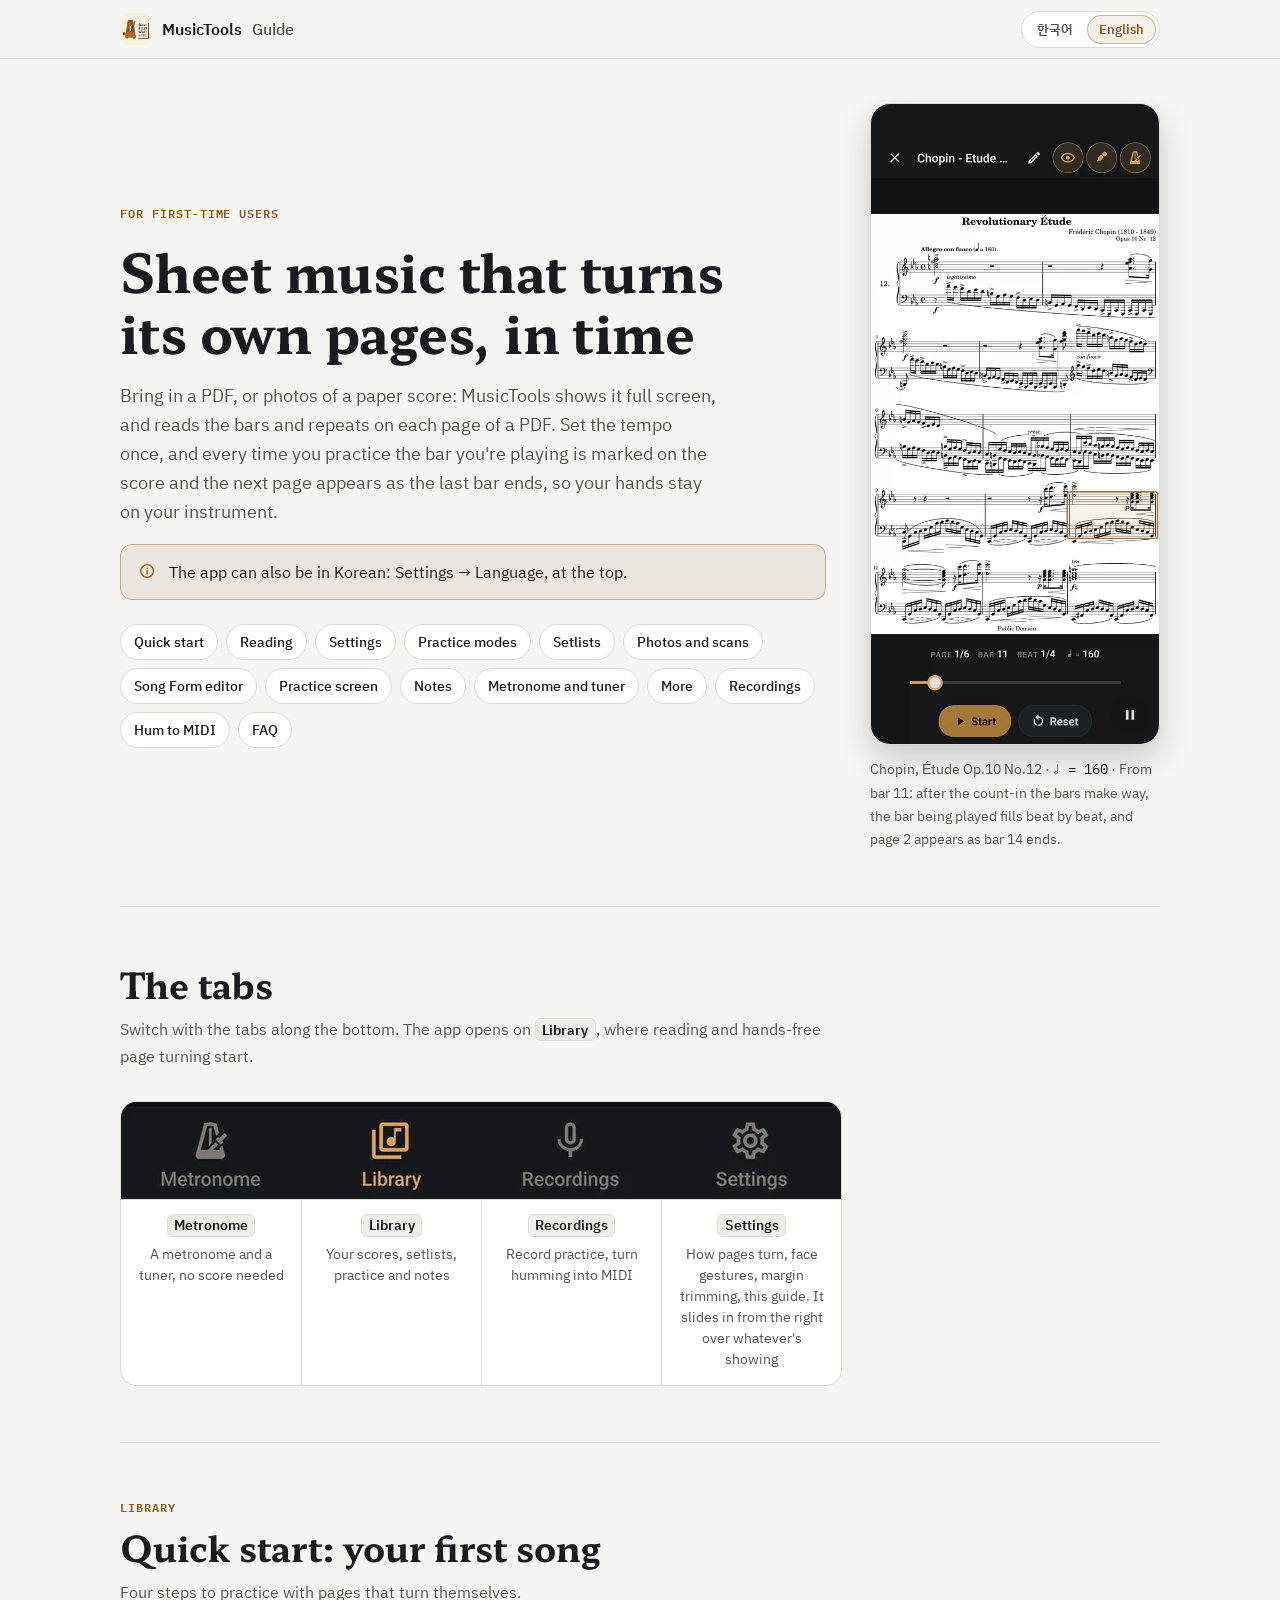
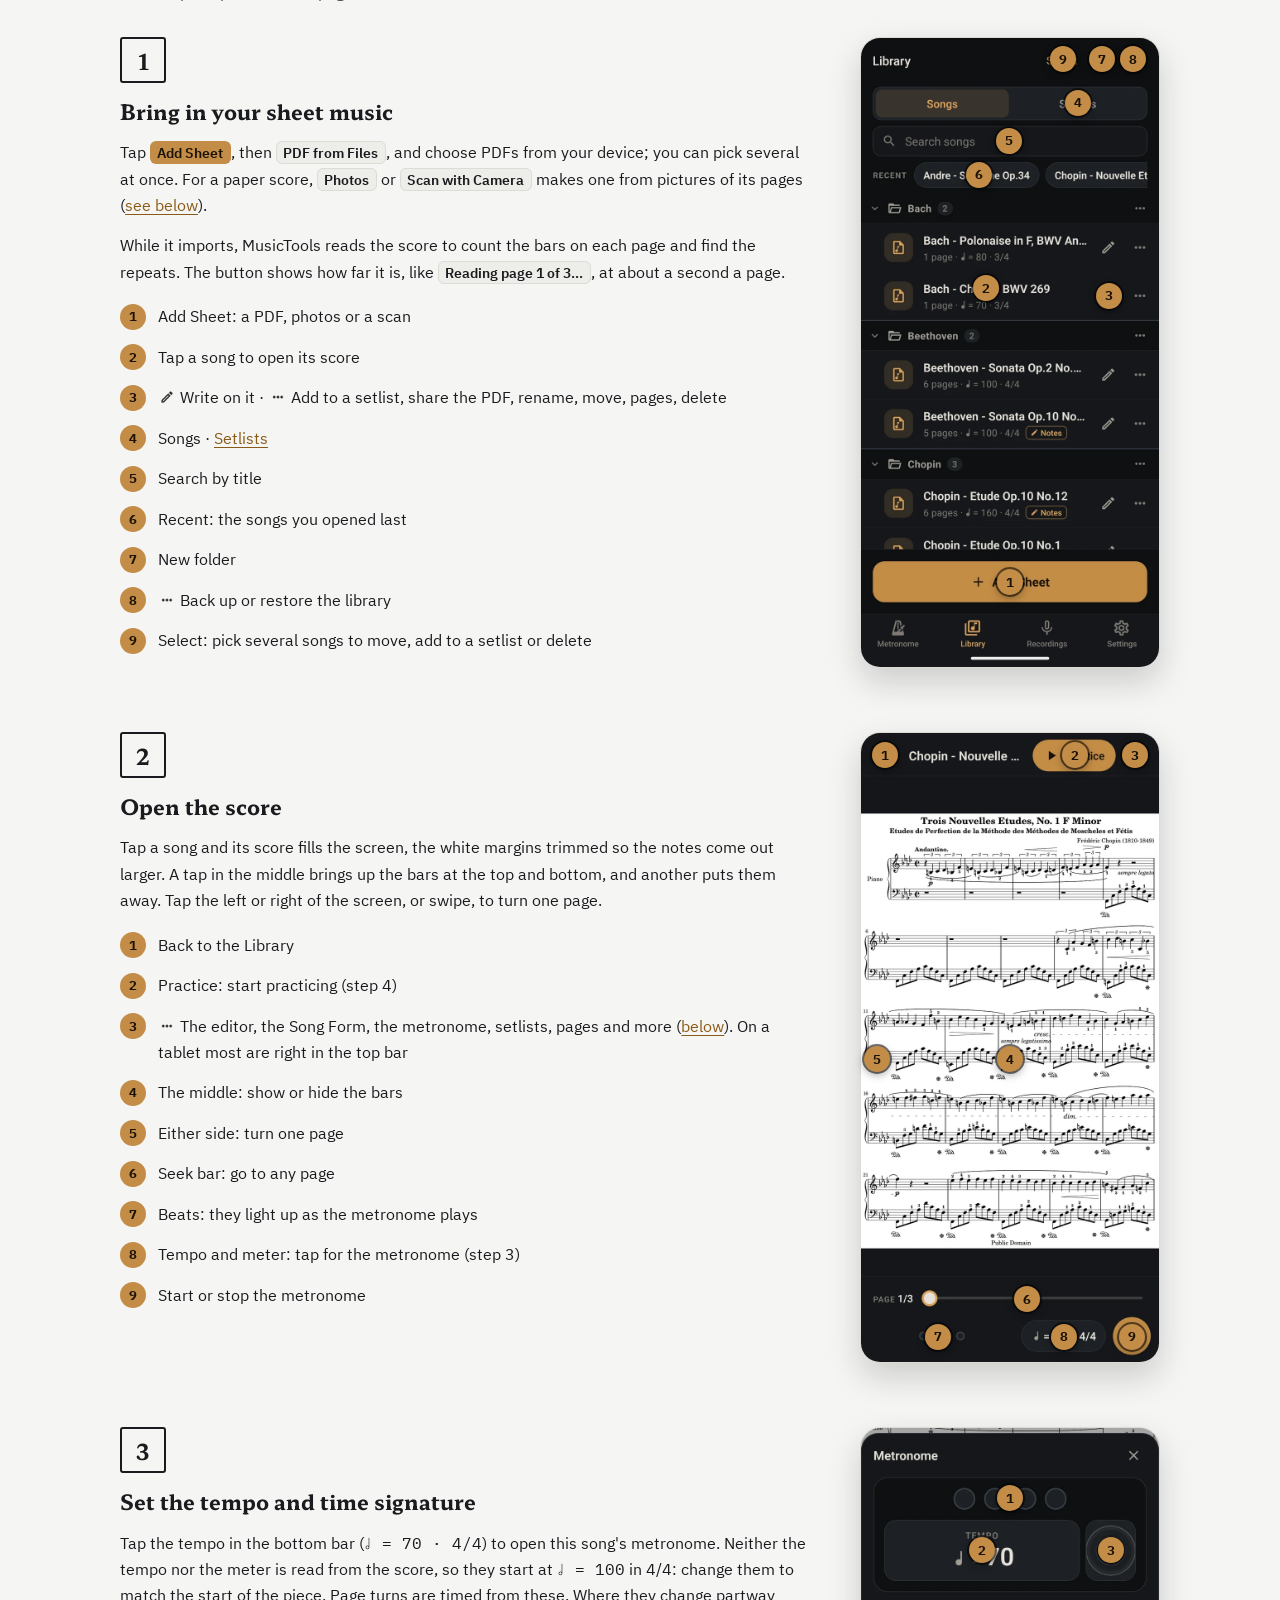
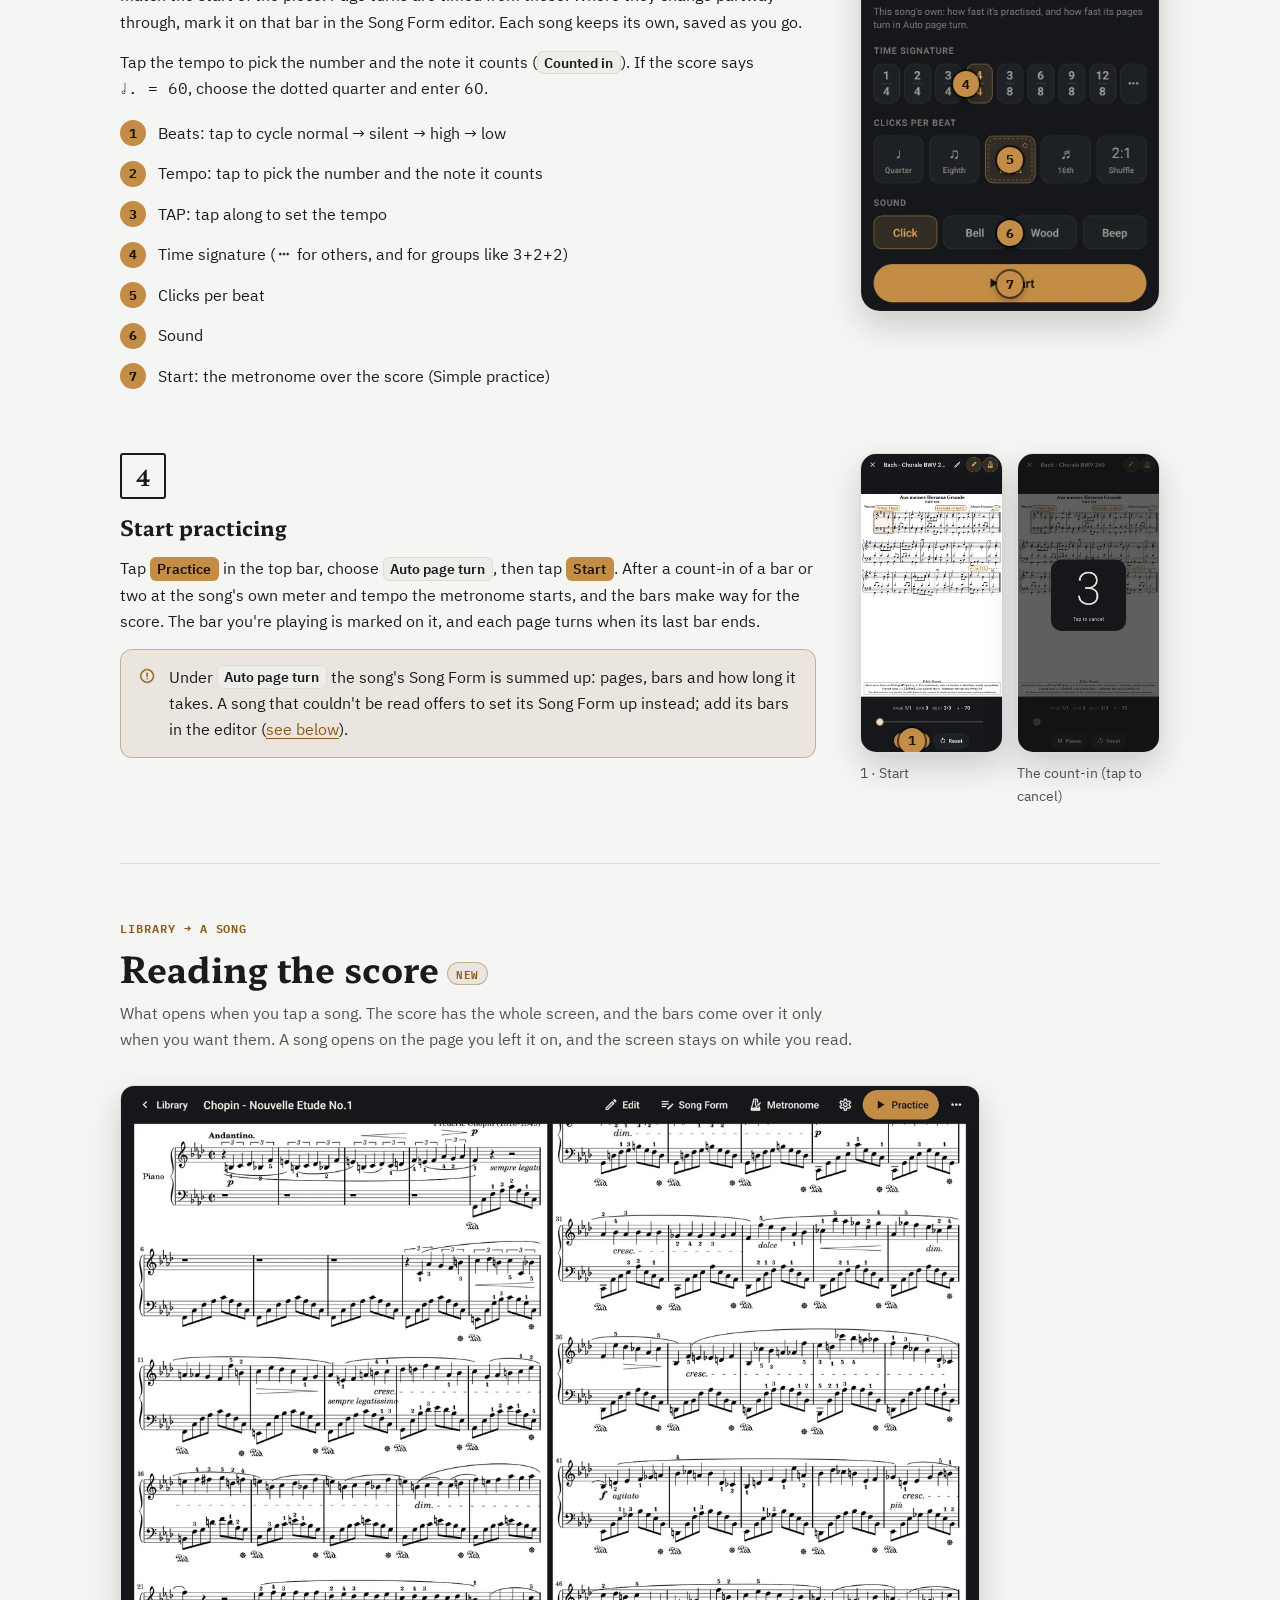
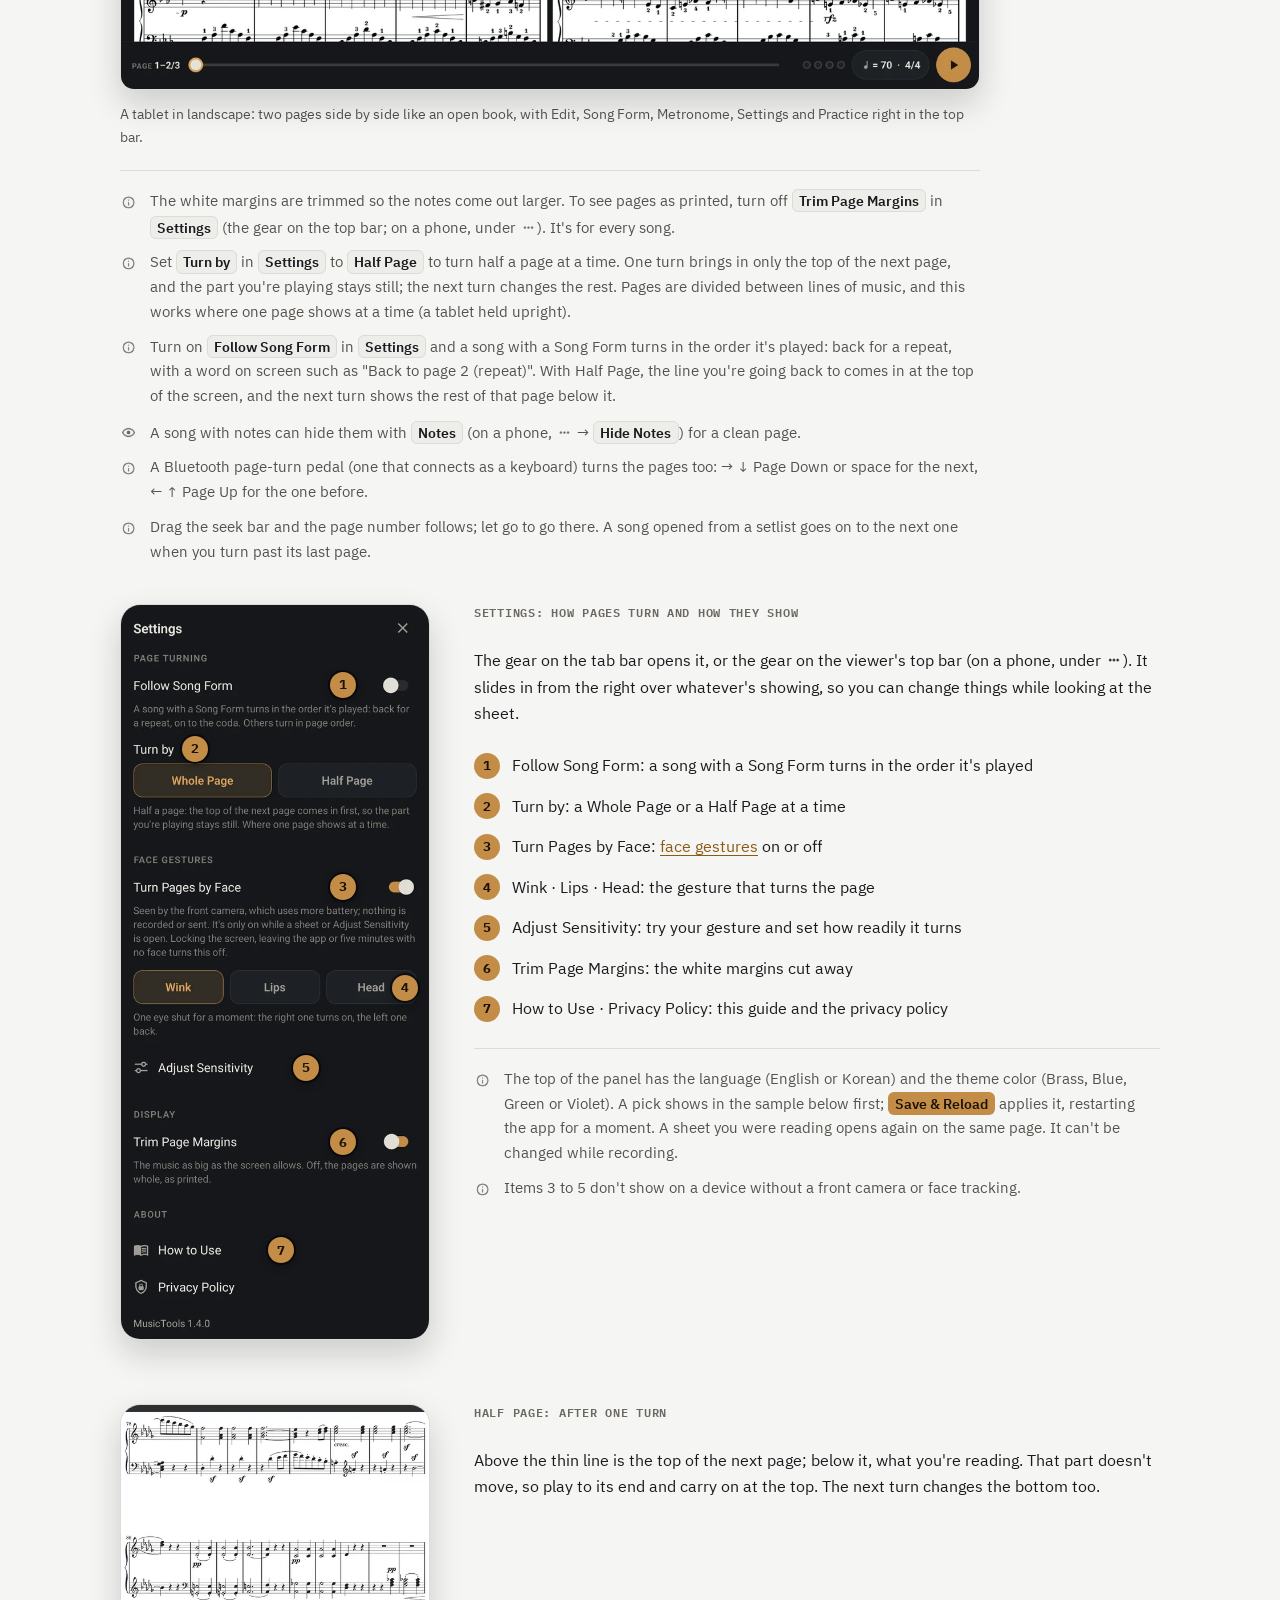
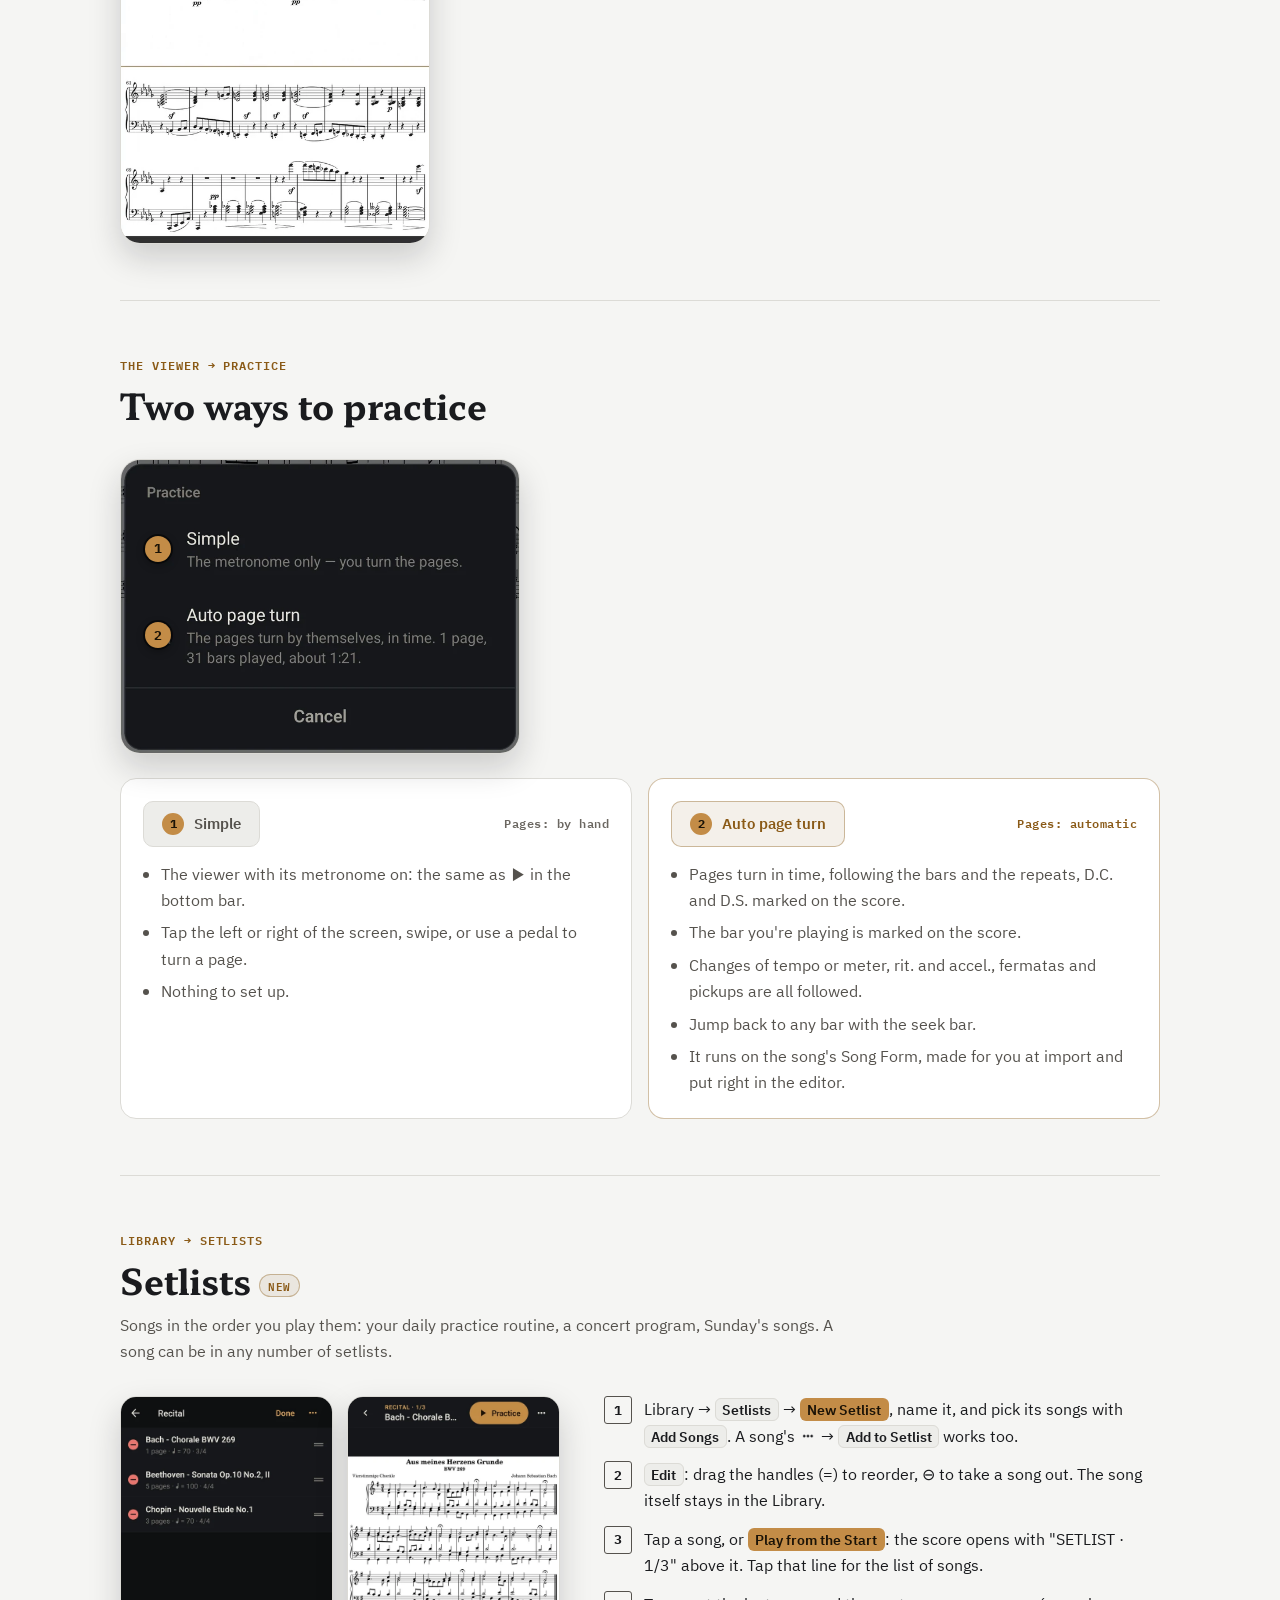
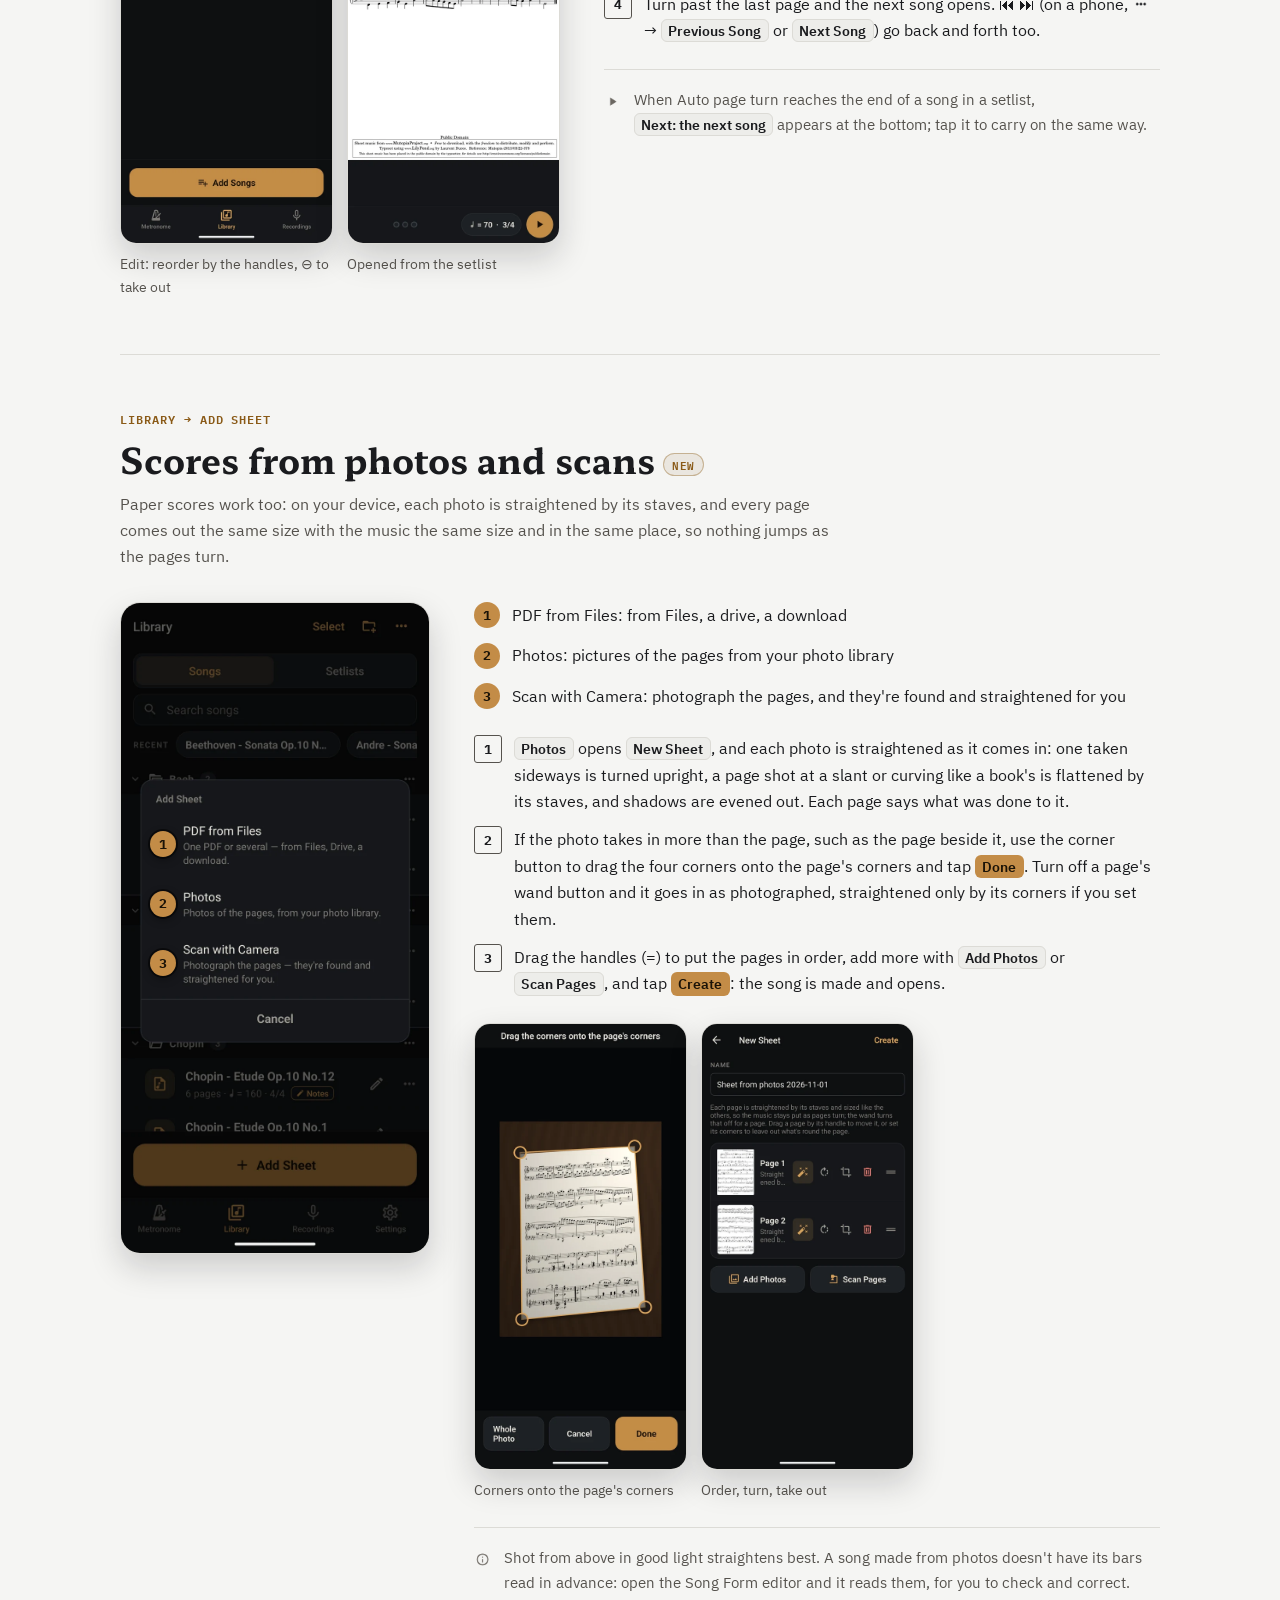
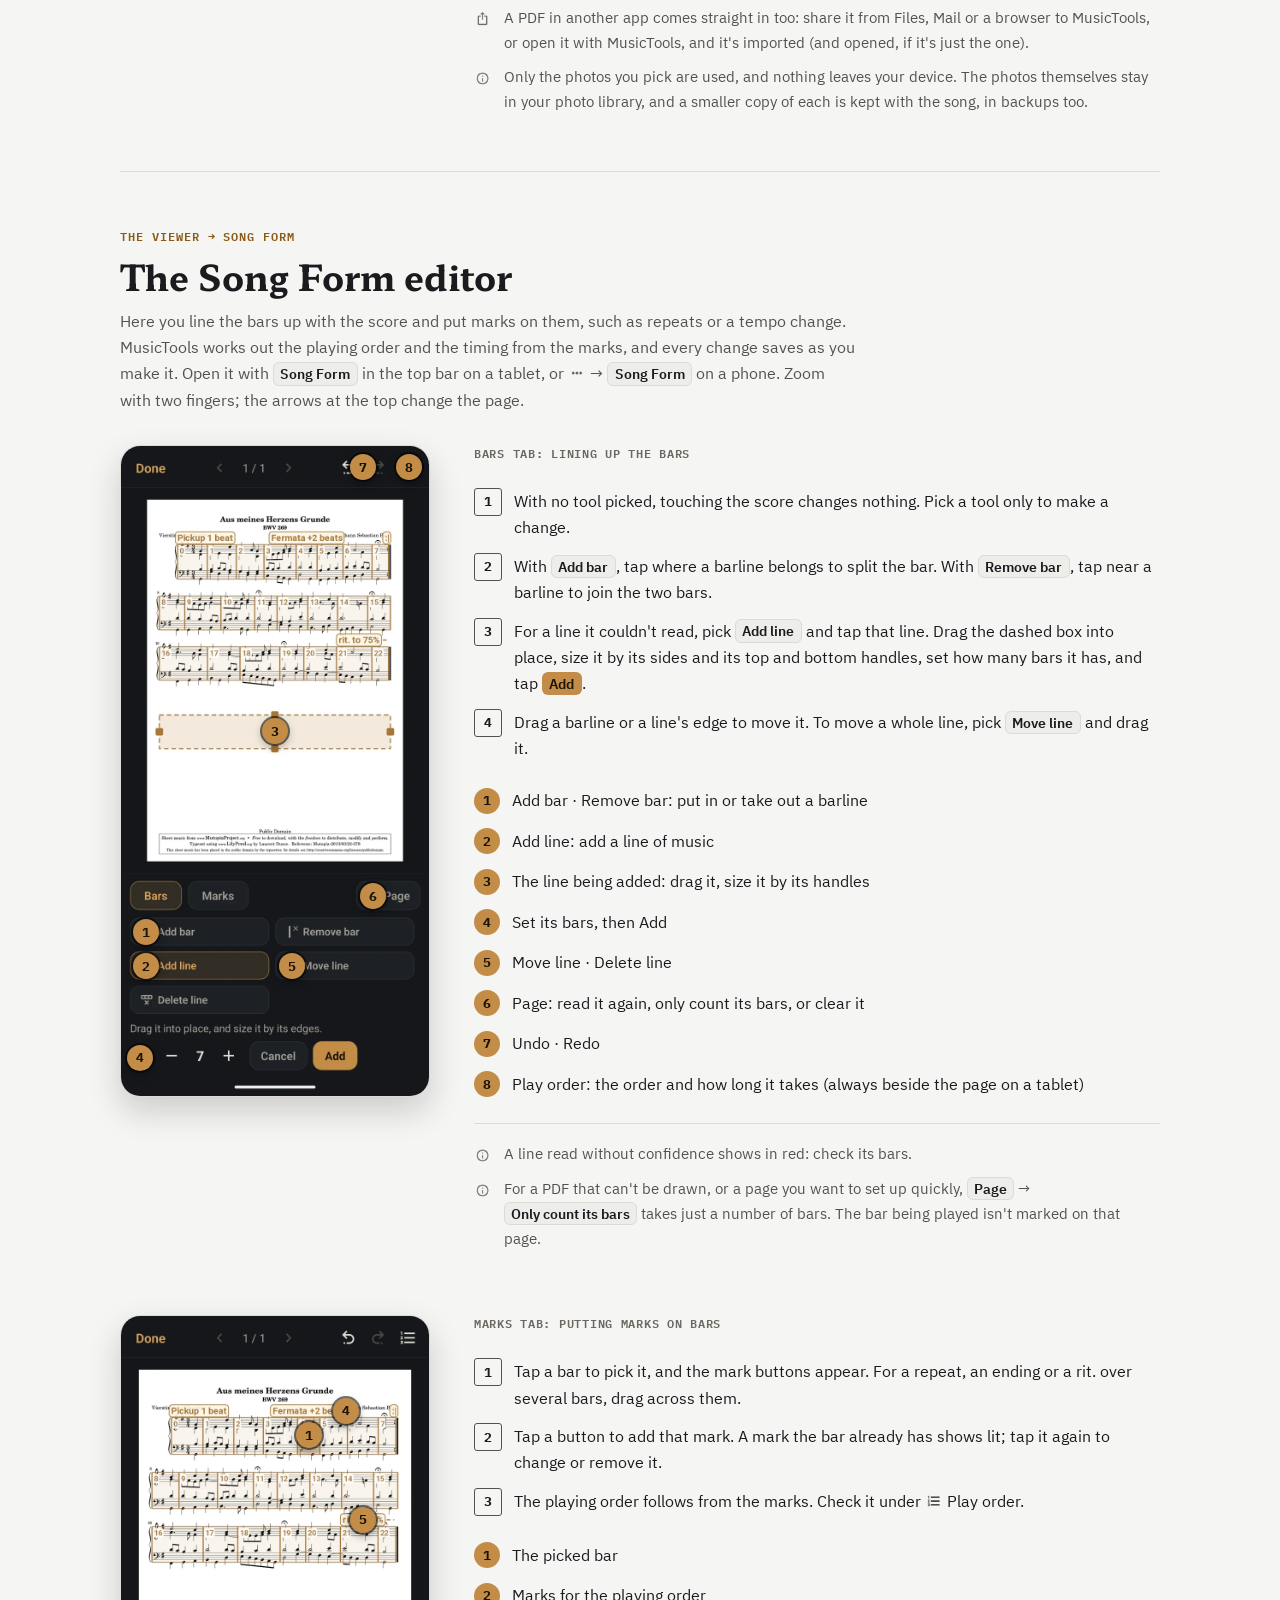
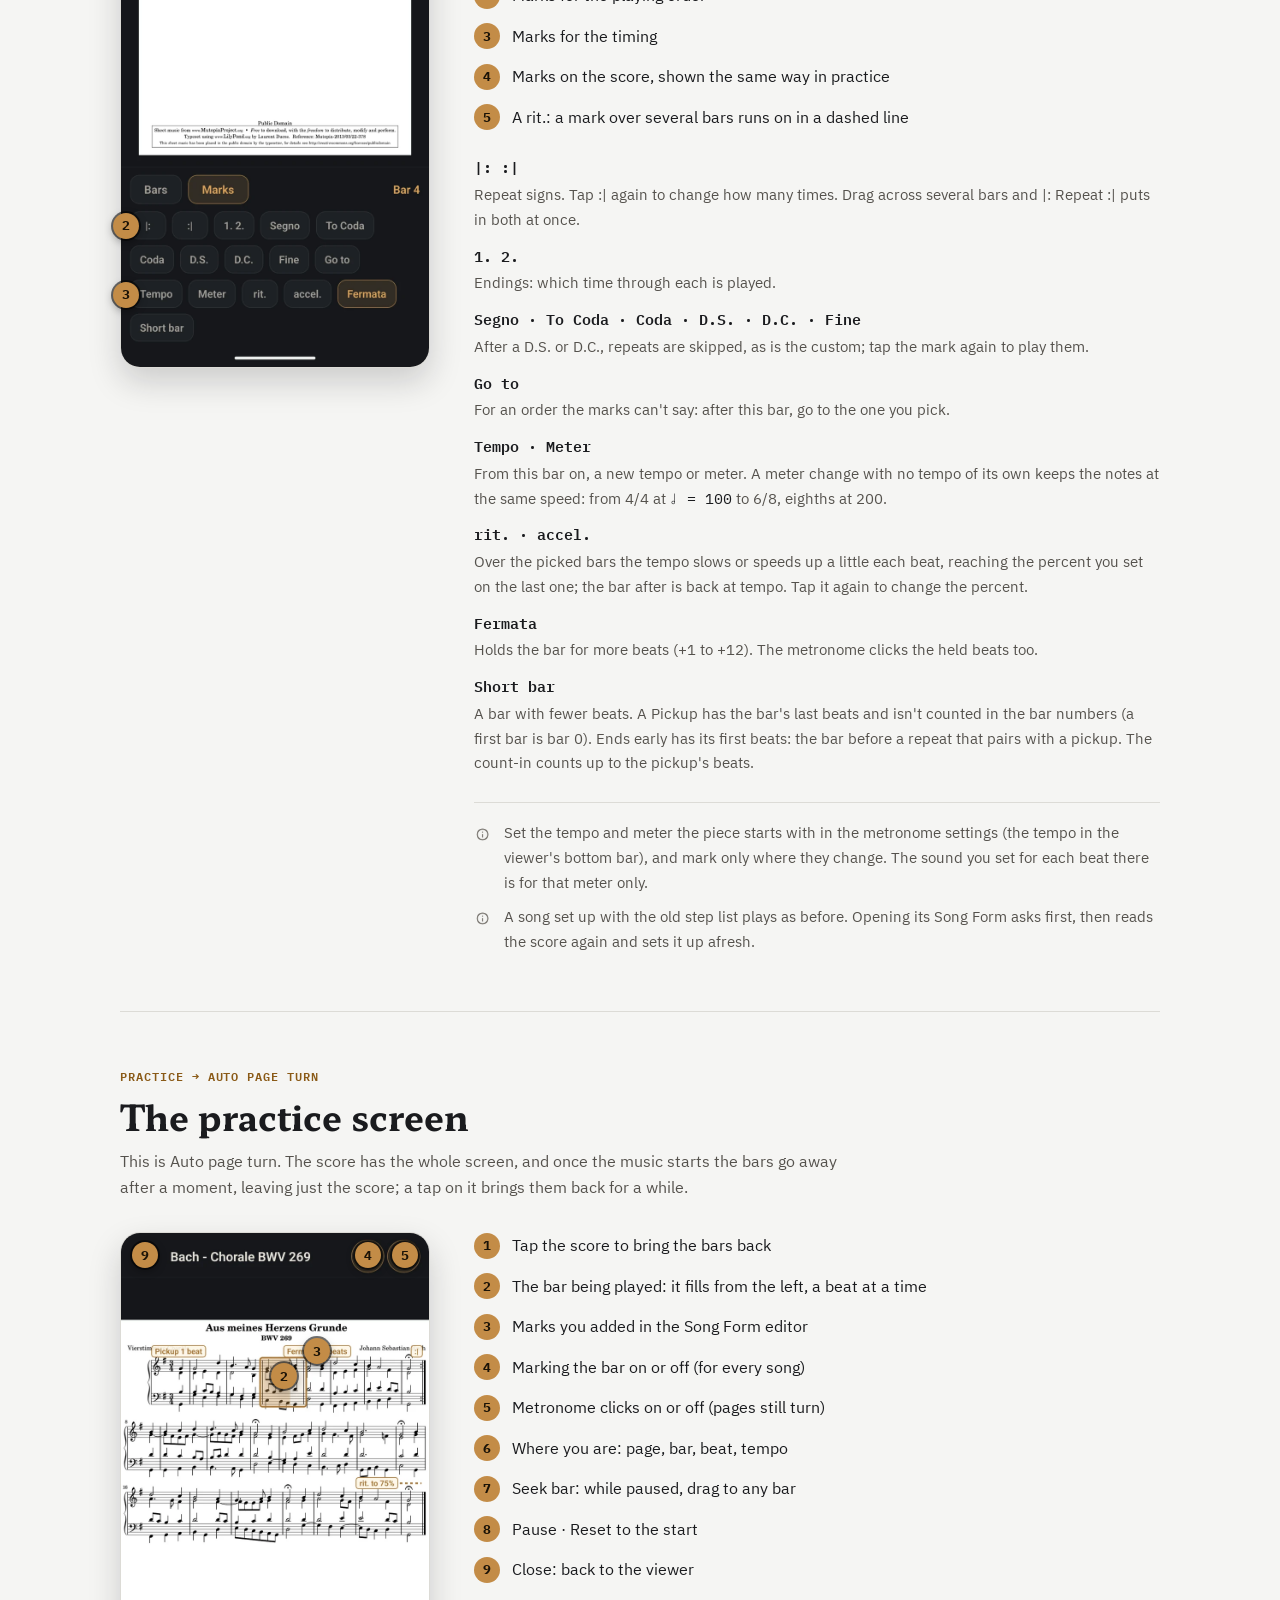
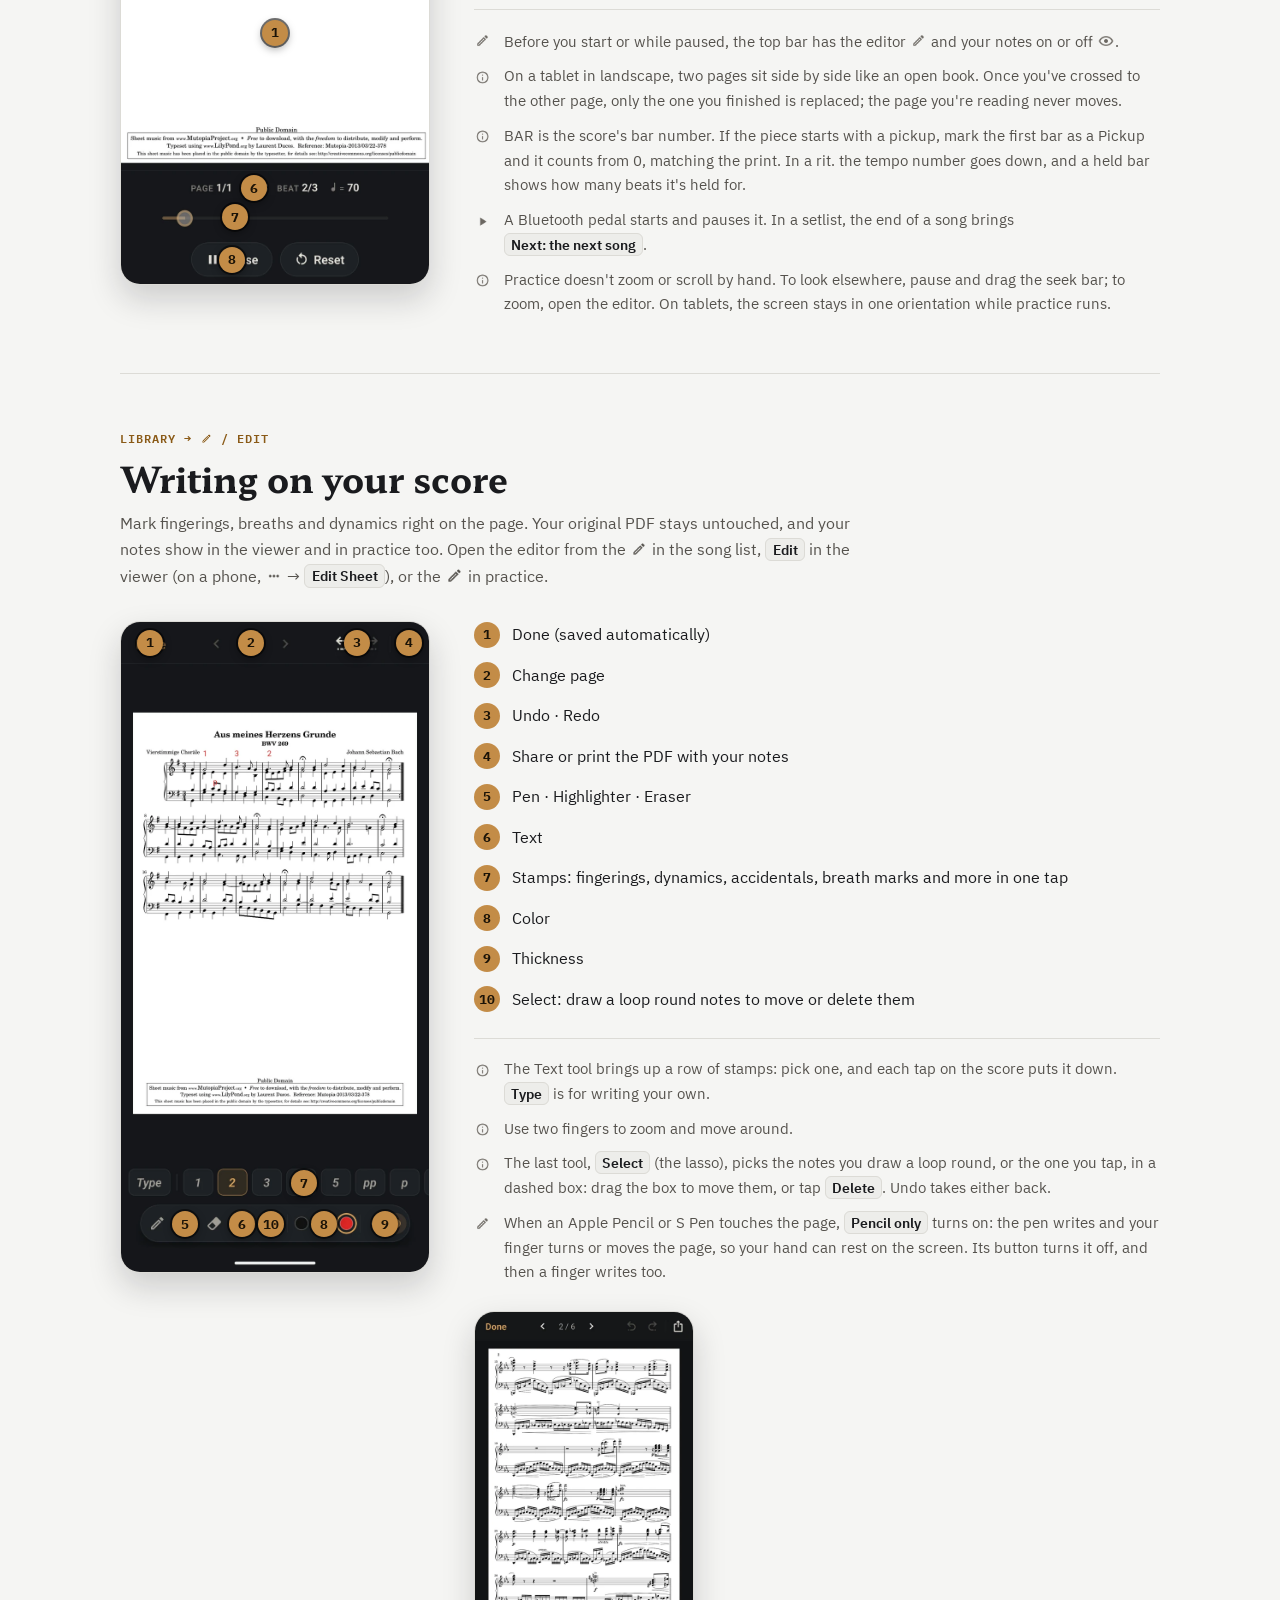
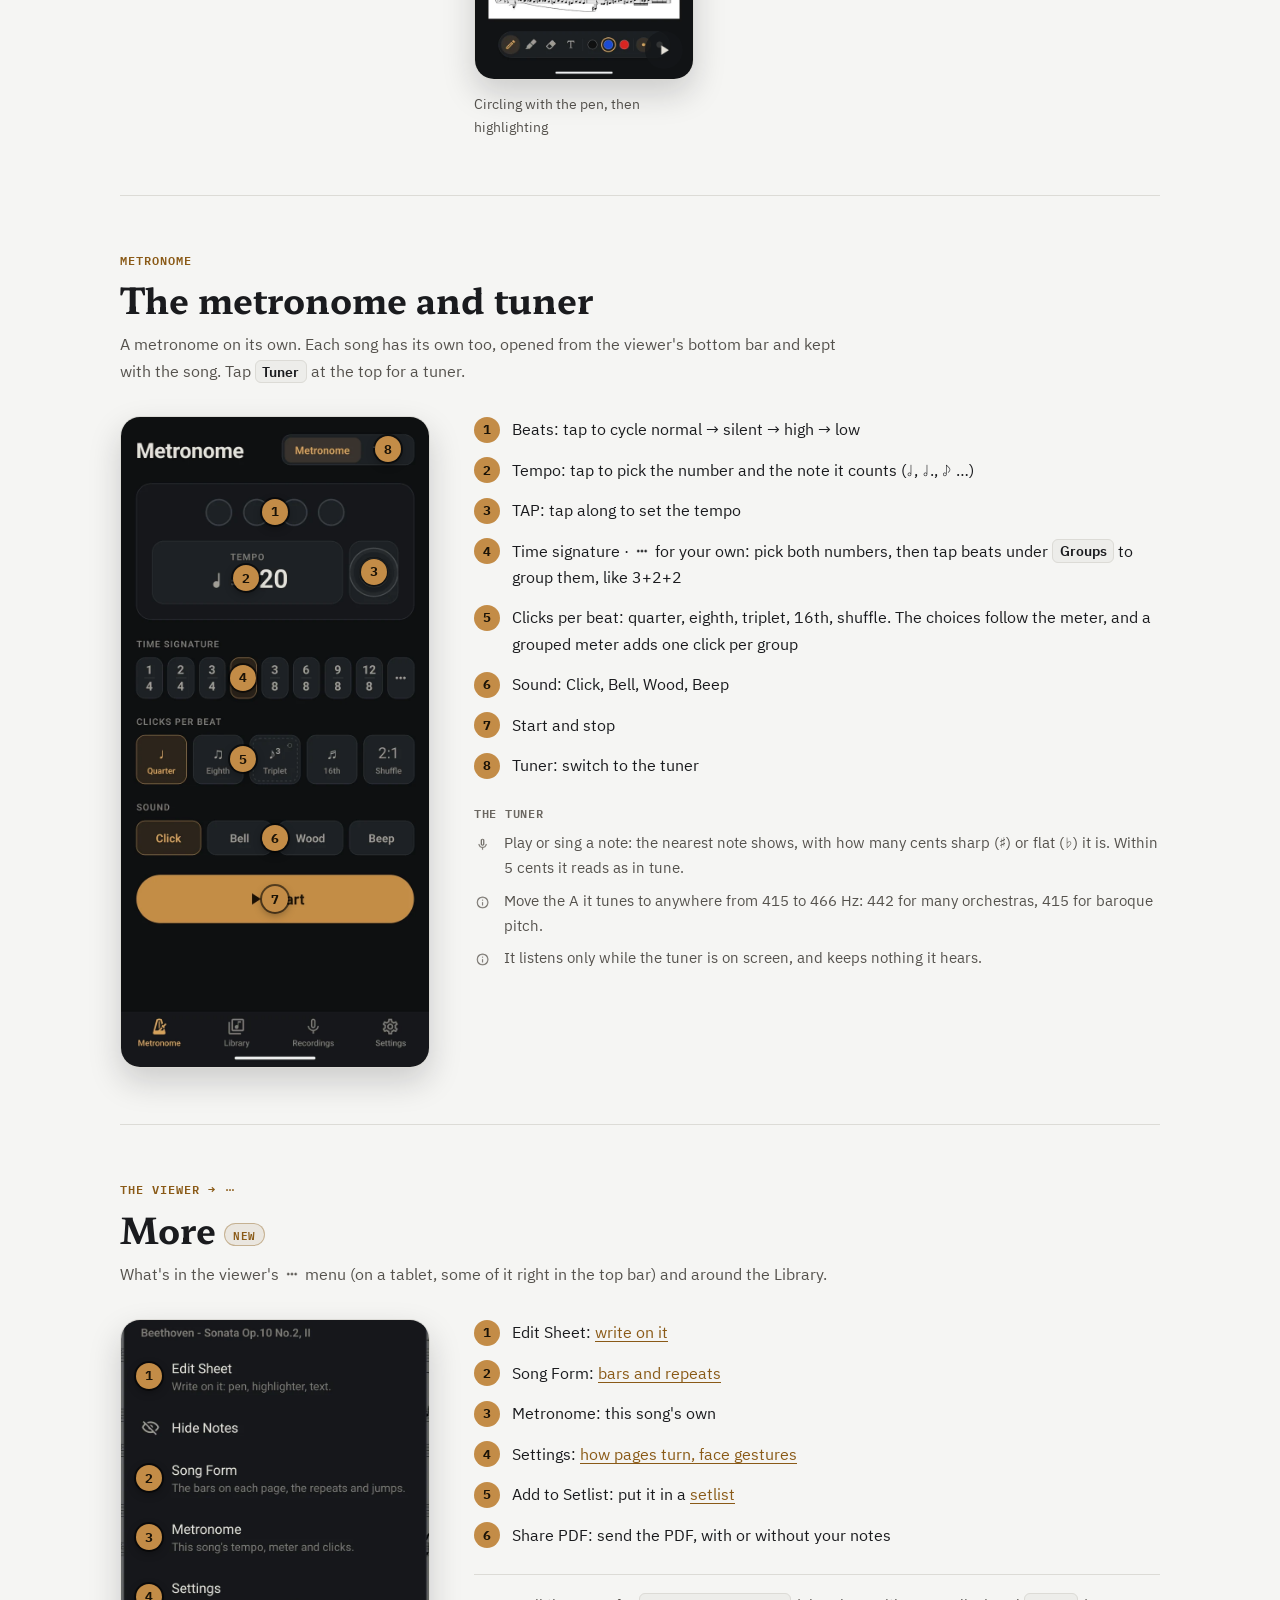
<file: musictools/guide/index.html>
<!doctype html>
<html lang="ko">
<head>
<meta charset="utf-8">
<meta name="viewport" content="width=device-width, initial-scale=1">
<title>MusicTools Guide</title>
<meta name="description" content="How to use MusicTools, in Korean and English: bring in sheet music, read it full screen, turn pages by tap, pedal or face gesture, set up a Song Form and let the pages turn themselves.">
<link rel="canonical" href="https://inyourcare.github.io/musictools/guide/">
<meta property="og:type" content="website">
<meta property="og:site_name" content="MusicTools">
<meta property="og:title" content="MusicTools Guide">
<meta property="og:description" content="How to use MusicTools: reading, practice, setlists, notes, the metronome and recordings.">
<meta property="og:url" content="https://inyourcare.github.io/musictools/guide/">
<meta property="og:image" content="https://inyourcare.github.io/musictools/og-en.png">
<link rel="icon" href="../../assets/icon-64.png" type="image/png">
<link rel="apple-touch-icon" href="../../assets/apple-touch-icon.png">
<style>
  /* Layout: one reading column. Each feature is a real phone screen with numbered pins beside
     its legend (the viewer also gets a tablet one); the quick start is a four-step sequence marked
     like rehearsal letters in a score.
     Dark-first, in the app's own graphite and brass, so the screenshots sit in their own world. */
  :root {
    color-scheme: dark;
    --bg: #0E0F11;
    --panel: #16181B;
    --panel-2: #1E2125;
    --line: #2B2F35;
    --ink: #E6E2DA;
    --ink-2: #A19D96;
    --ink-3: #8C8881;
    --brass: #D9A25B;
    --brass-fill: #C38C47;
    --on-brass: #1B1307;
    --brass-soft: rgba(217, 162, 91, 0.13);
    --brass-line: rgba(217, 162, 91, 0.5);
    --good: #8FBF8A;
    --bad: #E8766E;
    --pin-ring: rgba(0, 0, 0, 0.6);
    --overlay: rgba(20, 22, 25, 0.78);
    --overlay-ink: #E6E2DA;
    --shot-shadow: 0 18px 40px rgba(0, 0, 0, 0.5);
    --font-display: "Hahmlet", "Noto Serif KR", "Apple SD Gothic Neo", "Malgun Gothic", serif;
    --font-body: "IBM Plex Sans KR", -apple-system, "Apple SD Gothic Neo", "Malgun Gothic", "Noto Sans KR", sans-serif;
    --font-mono: "IBM Plex Mono", "IBM Plex Sans KR", ui-monospace, Menlo, Consolas, monospace;
  }
  @media (prefers-color-scheme: light) {
    :root:not([data-theme="dark"]) {
      color-scheme: light;
      --bg: #F5F5F3;
      --panel: #FFFFFF;
      --panel-2: #EDEDEA;
      --line: #DCDBD6;
      --ink: #1A1B1E;
      --ink-2: #55524D;
      --ink-3: #6B6761;
      --brass: #8A5A17;
      --brass-fill: #C38C47;
      --on-brass: #1B1307;
      --brass-soft: rgba(138, 90, 23, 0.09);
      --brass-line: rgba(138, 90, 23, 0.38);
      --good: #3F7A3B;
      --bad: #B3413A;
      --pin-ring: rgba(0, 0, 0, 0.55);
      --shot-shadow: 0 14px 32px rgba(20, 22, 25, 0.18);
    }
  }
  :root[data-theme="light"] {
    color-scheme: light;
    --bg: #F5F5F3;
    --panel: #FFFFFF;
    --panel-2: #EDEDEA;
    --line: #DCDBD6;
    --ink: #1A1B1E;
    --ink-2: #55524D;
    --ink-3: #6B6761;
    --brass: #8A5A17;
    --brass-fill: #C38C47;
    --on-brass: #1B1307;
    --brass-soft: rgba(138, 90, 23, 0.09);
    --brass-line: rgba(138, 90, 23, 0.38);
    --good: #3F7A3B;
    --bad: #B3413A;
    --pin-ring: rgba(0, 0, 0, 0.55);
    --shot-shadow: 0 14px 32px rgba(20, 22, 25, 0.18);
  }

  html:not(.en) [lang="en"], html.en [lang="ko"] { display: none !important; }
  [lang="ko"] { word-break: keep-all; overflow-wrap: anywhere; }

  body {
    margin: 0;
    background: var(--bg);
    color: var(--ink);
    font-family: var(--font-body);
    font-size: 16px;
    line-height: 1.65;
    -webkit-text-size-adjust: 100%;
  }
  .wrap { max-width: 1040px; margin-inline: auto; padding-inline: 20px; }
  a { color: var(--brass); text-underline-offset: 3px; }
  :focus-visible { outline: 2px solid var(--brass); outline-offset: 3px; border-radius: 6px; }
  p { margin: 0; }

  /* Top bar */
  .topbar {
    position: sticky;
    top: env(safe-area-inset-top, 0px);
    z-index: 20;
    background: var(--bg);
    border-bottom: 1px solid var(--line);
  }
  .topbar-inner { display: flex; align-items: center; justify-content: space-between; gap: 12px; min-height: 58px; }
  .brand { display: flex; align-items: center; gap: 10px; color: var(--ink); text-decoration: none; font-weight: 600; min-width: 0; }
  .brand img { width: 32px; height: 32px; border-radius: 8px; flex: none; }
  .brand-sub { color: var(--ink-2); font-weight: 500; }
  .lang { display: inline-flex; gap: 2px; padding: 3px; border: 1px solid var(--line); border-radius: 999px; background: var(--panel); flex: none; }
  .lang button {
    appearance: none; border: 0; background: transparent; cursor: pointer;
    color: var(--ink-2); font: 600 13px/1 var(--font-body); padding: 8px 12px; border-radius: 999px;
  }
  .lang button[aria-pressed="true"] { background: var(--brass-soft); color: var(--brass); box-shadow: inset 0 0 0 1px var(--brass-line); }

  /* Sections */
  section { padding-block: 56px; border-top: 1px solid var(--line); scroll-margin-top: calc(64px + env(safe-area-inset-top, 0px)); }
  h1, h2, h3 { font-family: var(--font-display); font-weight: 700; text-wrap: balance; margin: 0; }
  h1 { font-size: clamp(2.1rem, 1.5rem + 3vw, 3.3rem); line-height: 1.16; letter-spacing: -0.01em; }
  h2 { font-size: clamp(1.6rem, 1.25rem + 1.6vw, 2.2rem); line-height: 1.22; }
  h3 { font-size: 1.3rem; line-height: 1.35; }
  .eyebrow { font: 600 12px/1.4 var(--font-mono); letter-spacing: 0.08em; text-transform: uppercase; color: var(--brass); }
  .eyebrow[lang="ko"] { letter-spacing: 0.02em; }
  .sec-head { display: grid; gap: 10px; margin-bottom: 32px; max-width: 46em; }
  .sec-intro { color: var(--ink-2); }
  .badge {
    display: inline-block; vertical-align: 0.35em; margin-left: 8px;
    font: 600 11px/1 var(--font-mono); letter-spacing: 0.05em; padding: 5px 8px; border-radius: 999px;
    color: var(--brass); background: var(--brass-soft); border: 1px solid var(--brass-line);
  }
  .badge.exp { border-style: dashed; }

  /* In-text references to on-screen buttons, drawn like the app's own chips */
  .ui {
    font: 600 0.9em/1.3 var(--font-body); white-space: nowrap;
    padding: 0.08em 0.45em; border-radius: 6px;
    color: var(--ink); background: var(--panel-2); border: 1px solid var(--line);
  }
  .ui.p { color: var(--on-brass); background: var(--brass-fill); border-color: transparent; }
  .ic {
    display: inline-block; width: 1.15em; height: 1.15em; vertical-align: -0.2em; flex: none;
    background-color: currentColor;
    -webkit-mask: var(--m) center / contain no-repeat;
    mask: var(--m) center / contain no-repeat;
  }
  .i-metronome{--m:url("[data-uri]")}
  .i-library{--m:url("[data-uri]")}
  .i-mic{--m:url("[data-uri]")}
  .i-pencil{--m:url("[data-uri]")}
  .i-eye{--m:url("[data-uri]")}
  .i-star{--m:url("[data-uri]")}
  .i-dots{--m:url("[data-uri]")}
  .i-steps{--m:url("[data-uri]")}
  .i-piano{--m:url("[data-uri]")}
  .i-flask{--m:url("[data-uri]")}
  .i-check{--m:url("[data-uri]")}
  .i-close{--m:url("[data-uri]")}
  .i-info{--m:url("[data-uri]")}
  .i-alert{--m:url("[data-uri]")}
  .i-rec{--m:url("[data-uri]")}
  .i-play{--m:url("[data-uri]")}
  .i-share{--m:url("[data-uri]")}
  .i-pause{--m:url("[data-uri]")}
  .i-fermata{--m:url("data:image/svg+xml;utf8,<svg xmlns='http://www.w3.org/2000/svg' viewBox='0 0 24 24'><path d='M3 17a9 9 0 0 1 18 0' fill='none' stroke='black' stroke-width='2.2'/><circle cx='12' cy='15.5' r='2.2' fill='black'/></svg>")}

  /* Hero */
  .hero { border-top: 0; padding-block: 44px 56px; display: grid; grid-template-columns: minmax(0, 1fr) minmax(0, 290px); gap: 44px; align-items: center; }
  .hero-text { display: grid; gap: 18px; min-width: 0; }
  .lead { font-size: 1.1rem; color: var(--ink-2); max-width: 34em; }
  .toc { display: flex; flex-wrap: wrap; gap: 8px; margin-top: 6px; }
  .toc a {
    color: var(--ink); text-decoration: none; font: 500 14px/1 var(--font-body);
    padding: 10px 13px; border: 1px solid var(--line); border-radius: 999px; background: var(--panel);
  }
  .toc a:hover { color: var(--brass); border-color: var(--brass-line); }

  /* Phone screens */
  .phone { position: relative; margin: 0; }
  .screen { position: relative; border-radius: 20px; overflow: hidden; border: 1px solid var(--line); box-shadow: var(--shot-shadow); background: var(--panel); }
  .screen img, .screen video { display: block; width: 100%; height: auto; }
  .phone figcaption { font-size: 14px; color: var(--ink-2); margin-top: 12px; }
  .tempo-mark { font-family: var(--font-mono); color: var(--ink); white-space: nowrap; }
  .clip-btn {
    position: absolute; right: 10px; bottom: 10px; width: 38px; height: 38px; border-radius: 50%;
    display: grid; place-items: center; border: 0; cursor: pointer;
    background: var(--overlay); color: var(--overlay-ink); font-size: 18px;
  }

  .pin {
    position: absolute; left: var(--x); top: var(--y); width: 26px; height: 26px; transform: translate(-50%, -50%);
    display: grid; place-items: center; border-radius: 50%;
    background: var(--brass-fill); color: var(--on-brass); font: 700 13px/1 var(--font-mono);
    box-shadow: 0 0 0 2px var(--pin-ring), 0 3px 8px rgba(0, 0, 0, 0.35);
    transition: transform 0.15s ease;
  }
  .pin.on { transform: translate(-50%, -50%) scale(1.3); }

  /* Screen + legend */
  .feature { display: grid; grid-template-columns: minmax(0, 310px) minmax(0, 1fr); gap: 44px; align-items: start; }
  .legend { list-style: none; margin: 0; padding: 0; display: grid; gap: 14px; align-content: start; }
  .legend li { display: grid; grid-template-columns: 26px minmax(0, 1fr); gap: 12px; align-items: start; }
  .legend .n {
    width: 26px; height: 26px; border-radius: 50%; display: grid; place-items: center; margin-top: 0.5px;
    background: var(--brass-fill); color: var(--on-brass); font: 700 13px/1 var(--font-mono);
  }
  .legend li.on .n { box-shadow: 0 0 0 2px var(--bg), 0 0 0 4px var(--brass); }
  .aside { display: grid; gap: 26px; min-width: 0; }
  .tips { list-style: none; margin: 0; padding: 18px 0 0; border-top: 1px solid var(--line); display: grid; gap: 10px; color: var(--ink-2); font-size: 15px; }
  .tips li { display: grid; grid-template-columns: 20px minmax(0, 1fr); gap: 10px; }
  .tips .ic { margin-top: 0.3em; color: var(--ink-3); }

  /* Tabs */
  .tabs { border: 1px solid var(--line); border-radius: 16px; background: var(--panel); overflow: hidden; max-width: 720px; }
  .tabbar { display: block; width: 100%; height: auto; }
  .tab-cols { display: grid; grid-template-columns: repeat(4, minmax(0, 1fr)); border-top: 1px solid var(--line); }
  .tab-cols > div { padding: 14px 12px 16px; display: grid; gap: 6px; align-content: start; text-align: center; min-width: 0; }
  .tab-cols > div + div { border-left: 1px solid var(--line); }
  .tab-cols p { font-size: 14px; color: var(--ink-2); line-height: 1.5; }
  .tab-cols .ui { justify-self: center; }

  /* Quick start */
  .steps { list-style: none; margin: 0; padding: 0; display: grid; gap: 64px; }
  .step { display: grid; grid-template-columns: minmax(0, 1fr) minmax(0, 300px); gap: 28px 44px; align-items: start; }
  .step-text { display: grid; gap: 14px; align-content: start; min-width: 0; }
  .mark {
    display: inline-grid; place-items: center; width: 42px; height: 42px;
    border: 2px solid var(--ink); border-radius: 3px; font: 700 22px/1 var(--font-display); color: var(--ink);
  }
  .step .legend { margin-top: 4px; }
  [lang="ko"] .ui { white-space: normal; }
  .callout {
    display: grid; grid-template-columns: 22px minmax(0, 1fr); gap: 10px; padding: 14px 16px; border-radius: 12px;
    background: var(--brass-soft); border: 1px solid var(--brass-line);
  }
  .callout .ic { color: var(--brass); width: 20px; height: 20px; margin-top: 0.15em; }
  .seq { display: grid; gap: 10px; }
  .seq-row { display: flex; flex-wrap: wrap; align-items: center; gap: 6px; }
  .seq-row .s {
    font: 500 13px/1 var(--font-mono); padding: 9px 10px; border-radius: 8px; white-space: nowrap;
    background: var(--panel-2); border: 1px solid var(--line); color: var(--ink);
  }
  .seq-row .s.again { border-color: var(--brass-line); color: var(--brass); background: var(--brass-soft); }
  .seq-row .to { color: var(--ink-3); font-size: 14px; }
  .seq-note { font-size: 14px; color: var(--ink-2); }
  .pair { display: grid; grid-template-columns: repeat(2, minmax(0, 1fr)); gap: 14px; }
  .pair .screen { border-radius: 16px; }
  .pair figcaption { margin-top: 8px; }

  /* Modes */
  .modes { display: grid; grid-template-columns: repeat(2, minmax(0, 1fr)); gap: 16px; }
  .mode { padding: 22px; border-radius: 16px; background: var(--panel); border: 1px solid var(--line); display: grid; gap: 14px; align-content: start; }
  .mode.song { border-color: var(--brass-line); }
  .mode-top { display: flex; flex-wrap: wrap; align-items: center; justify-content: space-between; gap: 10px; }
  .seg { font: 600 15px/1 var(--font-body); padding: 11px 18px; border-radius: 10px; background: var(--panel-2); border: 1px solid var(--line); color: var(--ink-2); }
  .mode.song .seg { color: var(--brass); background: var(--brass-soft); border-color: var(--brass-line); }
  .turns { font: 600 12px/1.3 var(--font-mono); letter-spacing: 0.04em; color: var(--ink-3); }
  .mode.song .turns { color: var(--brass); }
  .mode ul { margin: 0; padding-left: 1.1em; display: grid; gap: 6px; color: var(--ink-2); }

  /* Recordings + MIDI step lists */
  .howto { list-style: none; margin: 0; padding: 0; display: grid; gap: 12px; counter-reset: howto; }
  .howto li { display: grid; grid-template-columns: 28px minmax(0, 1fr); gap: 12px; counter-increment: howto; }
  .howto li::before {
    content: counter(howto); width: 26px; height: 26px; display: grid; place-items: center;
    border: 1.5px solid var(--ink-2); border-radius: 3px; font: 700 13px/1 var(--font-mono); color: var(--ink);
  }
  .checks { list-style: none; margin: 0; padding: 0; display: grid; gap: 8px; font-size: 15px; }
  .checks li { display: grid; grid-template-columns: 20px minmax(0, 1fr); gap: 10px; }
  .checks .ic { margin-top: 0.3em; }
  .checks .ok .ic { color: var(--good); }
  .checks .no .ic { color: var(--bad); }
  .checks .inf { color: var(--ink-2); }
  .checks .inf .ic { color: var(--ink-3); }
  .block-title { font: 600 12px/1.4 var(--font-mono); letter-spacing: 0.06em; text-transform: uppercase; color: var(--ink-3); }

  /* FAQ */
  .faq { display: grid; gap: 22px; max-width: 46em; margin: 0; }
  .feature + .feature { margin-top: 64px; }
  .marks { display: grid; gap: 12px; margin: 0; font-size: 15px; }
  .marks dt { font-weight: 600; font-family: var(--font-mono); }
  .marks dd { margin: 2px 0 0; color: var(--ink-2); }
  .faq dt { font-weight: 600; }
  .faq dd { margin: 4px 0 0; color: var(--ink-2); }

  footer { border-top: 1px solid var(--line); }
  .foot { padding-block: 28px 44px; display: flex; flex-wrap: wrap; justify-content: space-between; gap: 10px 24px; color: var(--ink-2); font-size: 14px; }

  /* A wide screen (the tablet), and the notes under it */
  .phone.wide { max-width: 860px; }
  .phone.wide .screen { border-radius: 14px; }
  .wide-tips { max-width: 860px; margin-top: 22px; }
  /* A menu shown on its own, above what it leads to */
  .menu-shot { max-width: 400px; margin: 0 0 24px; }
  .n-inline {
    display: inline-grid; place-items: center; width: 22px; height: 22px; margin-right: 6px; border-radius: 50%;
    background: var(--brass-fill); color: var(--on-brass); font: 700 12px/1 var(--font-mono); vertical-align: 1px;
  }
  /* Two phones where a feature usually has one */
  .feature.wide-left { grid-template-columns: minmax(0, 440px) minmax(0, 1fr); }
  .aside .pair { max-width: 440px; }
  /* More features, a short paragraph each */
  .cards { display: grid; grid-template-columns: repeat(2, minmax(0, 1fr)); gap: 16px; margin-top: 56px; }
  .card { padding: 20px 22px; border-radius: 16px; background: var(--panel); border: 1px solid var(--line); display: grid; gap: 8px; align-content: start; }
  .card h3 { font-size: 1.1rem; }
  .card p { color: var(--ink-2); font-size: 15px; }

  @media (max-width: 760px) {
    .tab-cols { grid-template-columns: repeat(2, minmax(0, 1fr)); }
    .tab-cols > div:nth-child(odd) { border-left: 0; }
    .tab-cols > div:nth-child(n+3) { border-top: 1px solid var(--line); }
    section { padding-block: 44px; }
    .hero { grid-template-columns: minmax(0, 1fr); gap: 32px; padding-block: 32px 44px; }
    .hero .phone { max-width: 270px; }
    .feature, .step { grid-template-columns: minmax(0, 1fr); gap: 24px; }
    .feature .phone, .step .phone { max-width: 290px; }
    .step .pair { max-width: 380px; }
    .modes { grid-template-columns: minmax(0, 1fr); }
    .feature.wide-left, .cards { grid-template-columns: minmax(0, 1fr); }
    .menu-shot { max-width: 320px; }
    .brand-sub { display: none; }
  }
  @media (prefers-reduced-motion: reduce) {
    .pin { transition: none; }
  }
</style>
<link rel="preconnect" href="https://fonts.googleapis.com">
<link rel="preconnect" href="https://fonts.gstatic.com" crossorigin>
<link rel="stylesheet" href="https://fonts.googleapis.com/css2?family=Hahmlet:wght@600;700&family=IBM+Plex+Mono:wght@500;600;700&family=IBM+Plex+Sans+KR:wght@400;500;600;700&display=swap">
<script>
  // Pick the language before anything renders: #en / #ko in the link, then the viewer's last
  // choice, then the browser language.
  (function () {
    var lang = (location.hash || '').slice(1).toLowerCase();
    if (lang !== 'en' && lang !== 'ko') {
      lang = '';
      try { lang = localStorage.getItem('mt-guide-lang') || ''; } catch (e) {}
    }
    if (lang !== 'en' && lang !== 'ko') {
      var nav = (navigator.languages && navigator.languages[0]) || navigator.language || 'ko';
      lang = /^ko/i.test(nav) ? 'ko' : 'en';
    }
    if (lang === 'en') document.documentElement.classList.add('en');
    document.documentElement.lang = lang;
  })();
</script>
</head>
<body>
<header class="topbar">
  <div class="wrap topbar-inner">
    <a class="brand" href="#top">
      <img src="media/app-icon.png" width="120" height="120" alt="">
      <span>MusicTools</span>
      <span class="brand-sub" lang="ko">사용법</span><span class="brand-sub" lang="en">Guide</span>
    </a>
    <div class="lang" role="group" aria-label="Language / 언어">
      <button type="button" id="lang-ko" data-lang="ko" aria-pressed="true">한국어</button>
      <button type="button" id="lang-en" data-lang="en" aria-pressed="false">English</button>
    </div>
  </div>
</header>

<main class="wrap">
  <section class="hero" id="top">
    <div class="hero-text">
      <p class="eyebrow" lang="ko">처음 쓰는 분을 위한 안내</p>
      <p class="eyebrow" lang="en">For first-time users</p>
      <h1><span lang="ko">박자에 맞춰<br>저절로 넘어가는 악보</span><span lang="en">Sheet music that turns its own pages, in time</span></h1>
      <p class="lead" lang="ko">악보 PDF나 종이 악보의 사진을 가져오면 화면 가득 펼쳐 보여 주고, PDF는 페이지별 마디와 도돌이표까지 읽어 둡니다. 템포만 맞추면 연습할 때마다 지금 연주하는 마디가 악보 위에 표시되고 마지막 마디가 끝나는 순간 다음 페이지로 넘어가서 손을 악기에서 뗄 일이 없어요.</p>
      <p class="lead" lang="en">Bring in a PDF, or photos of a paper score: MusicTools shows it full screen, and reads the bars and repeats on each page of a PDF. Set the tempo once, and every time you practice the bar you're playing is marked on the score and the next page appears as the last bar ends, so your hands stay on your instrument.</p>
      <div class="callout">
        <span class="ic i-info"></span>
        <p lang="ko">앱은 영어로 시작해요. 한국어로 쓰려면 아래 탭의 톱니바퀴 <b class="ui">Settings</b>를 누르고, 맨 위 <b class="ui">Language</b>에서 <b class="ui">한국어</b>를 고른 뒤 <b class="ui p">Save &amp; Reload</b>를 누르세요. 이 안내는 화면 이름을 한국어로 쓰고, 처음 나올 때 영어 이름을 함께 적었어요.</p>
        <p lang="en">The app can also be in Korean: Settings → Language, at the top.</p>
      </div>
      <nav class="toc" aria-label="Contents">
        <a href="#start"><span lang="ko">빠른 시작</span><span lang="en">Quick start</span></a>
        <a href="#viewer"><span lang="ko">악보 보기</span><span lang="en">Reading</span></a>
        <a href="#settings"><span lang="ko">설정</span><span lang="en">Settings</span></a>
        <a href="#modes"><span lang="ko">연습 모드</span><span lang="en">Practice modes</span></a>
        <a href="#setlists"><span lang="ko">세트리스트</span><span lang="en">Setlists</span></a>
        <a href="#photos"><span lang="ko">사진·스캔</span><span lang="en">Photos and scans</span></a>
        <a href="#songform"><span lang="ko">송폼 편집</span><span lang="en">Song Form editor</span></a>
        <a href="#practice"><span lang="ko">연습 화면</span><span lang="en">Practice screen</span></a>
        <a href="#notes"><span lang="ko">필기</span><span lang="en">Notes</span></a>
        <a href="#metronome"><span lang="ko">메트로놈·튜너</span><span lang="en">Metronome and tuner</span></a>
        <a href="#more"><span lang="ko">그 밖의 기능</span><span lang="en">More</span></a>
        <a href="#recordings"><span lang="ko">녹음</span><span lang="en">Recordings</span></a>
        <a href="#midi"><span lang="ko">허밍 → MIDI</span><span lang="en">Hum to MIDI</span></a>
        <a href="#faq"><span lang="ko">자주 묻는 질문</span><span lang="en">FAQ</span></a>
      </nav>
    </div>
    <figure class="phone">
      <div class="screen">
        <video class="clip" muted loop playsinline preload="metadata" width="540" height="1200" poster="media/clip-practice.webp">
          <source src="media/clip-practice.mp4" type="video/mp4">
        </video>
        <button type="button" class="clip-btn"><span class="ic i-pause"></span></button>
      </div>
      <figcaption>
        <span lang="ko">쇼팽 에튀드 Op.10 No.12 · <span class="tempo-mark">♩ = 160</span> · 11마디부터: 예비박이 끝나면 막대가 비켜나고, 지금 마디가 박마다 채워지다가 14마디가 끝나면 2페이지로 넘어갑니다.</span>
        <span lang="en">Chopin, Étude Op.10 No.12 · <span class="tempo-mark">♩ = 160</span> · From bar 11: after the count-in the bars make way, the bar being played fills beat by beat, and page 2 appears as bar 14 ends.</span>
      </figcaption>
    </figure>
  </section>

  <section id="tabs">
    <div class="sec-head">
      <h2><span lang="ko">아래 탭</span><span lang="en">The tabs</span></h2>
      <p class="sec-intro" lang="ko">화면 아래 탭으로 이동해요. 앱은 <b class="ui">라이브러리(Library)</b> 탭에서 열리고, 악보 보기와 자동 넘김은 모두 여기서 시작합니다.</p>
      <p class="sec-intro" lang="en">Switch with the tabs along the bottom. The app opens on <b class="ui">Library</b>, where reading and hands-free page turning start.</p>
    </div>
    <div class="tabs">
      <img class="tabbar" src="media/tabbar.webp" width="720" height="97" alt="앱 하단의 Metronome, Library, Recordings, Settings 탭, Library가 선택됨" data-alt-en="The Metronome, Library, Recordings and Settings tabs at the bottom of the app, Library selected">
      <div class="tab-cols">
        <div><b class="ui">Metronome</b><p lang="ko">악보 없이 바로 쓰는 메트로놈과 튜너</p><p lang="en">A metronome and a tuner, no score needed</p></div>
        <div><b class="ui">Library</b><p lang="ko">악보 · 세트리스트 · 연습 · 필기</p><p lang="en">Your scores, setlists, practice and notes</p></div>
        <div><b class="ui">Recordings</b><p lang="ko">연습 녹음 · 허밍을 MIDI로</p><p lang="en">Record practice, turn humming into MIDI</p></div>
        <div><b class="ui">Settings</b><p lang="ko">페이지 넘김 방식 · 얼굴 제스처 · 여백 자르기 · 사용법. 화면을 옮기지 않고 오른쪽에서 잠깐 나와요</p><p lang="en">How pages turn, face gestures, margin trimming, this guide. It slides in from the right over whatever's showing</p></div>
      </div>
    </div>
  </section>

  <section id="start">
    <div class="sec-head">
      <p class="eyebrow">Library</p>
      <h2><span lang="ko">빠른 시작: 첫 곡 준비하기</span><span lang="en">Quick start: your first song</span></h2>
      <p class="sec-intro" lang="ko">네 단계면 페이지가 저절로 넘어가는 연습을 시작할 수 있어요.</p>
      <p class="sec-intro" lang="en">Four steps to practice with pages that turn themselves.</p>
    </div>
    <ol class="steps">
      <li class="step">
        <div class="step-text">
          <span class="mark" aria-hidden="true">1</span>
          <h3><span lang="ko">악보 가져오기</span><span lang="en">Bring in your sheet music</span></h3>
          <p lang="ko"><b class="ui p">악보 추가(Add Sheet)</b>를 누르고 <b class="ui">파일에서 PDF 가져오기(PDF from Files)</b>에서 기기에 있는 PDF를 고르세요. 여러 개를 한 번에 가져올 수 있어요. 종이 악보라면 <b class="ui">사진(Photos)</b>이나 <b class="ui">카메라로 스캔(Scan with Camera)</b>으로 사진을 악보로 만들 수 있어요(<a href="#photos">아래</a> 참고).</p>
          <p lang="en">Tap <b class="ui p">Add Sheet</b>, then <b class="ui">PDF from Files</b>, and choose PDFs from your device; you can pick several at once. For a paper score, <b class="ui">Photos</b> or <b class="ui">Scan with Camera</b> makes one from pictures of its pages (<a href="#photos">see below</a>).</p>
          <p lang="ko">가져오는 동안 앱이 악보를 읽어 페이지별 마디 수와 도돌이표를 찾아 둡니다. 버튼에 <b class="ui">3페이지 중 1페이지 읽는 중…(Reading page 1 of 3…)</b>처럼 진행 상황이 보이고, 한 페이지에 1초쯤 걸려요.</p>
          <p lang="en">While it imports, MusicTools reads the score to count the bars on each page and find the repeats. The button shows how far it is, like <b class="ui">Reading page 1 of 3…</b>, at about a second a page.</p>
          <ol class="legend">
            <li data-pin="1"><span class="n">1</span><span><span lang="ko">악보 추가: PDF · 사진 · 스캔</span><span lang="en">Add Sheet: a PDF, photos or a scan</span></span></li>
            <li data-pin="2"><span class="n">2</span><span><span lang="ko">곡을 누르면 악보가 열려요</span><span lang="en">Tap a song to open its score</span></span></li>
            <li data-pin="3"><span class="n">3</span><span><span lang="ko"><span class="ic i-pencil"></span> 필기 · <span class="ic i-dots"></span> 세트리스트에 넣기, PDF 공유, 이름 변경, 폴더 이동, 페이지 정리, 삭제</span><span lang="en"><span class="ic i-pencil"></span> Write on it · <span class="ic i-dots"></span> Add to a setlist, share the PDF, rename, move, pages, delete</span></span></li>
            <li data-pin="4"><span class="n">4</span><span><span lang="ko">곡(Songs) · 세트리스트(Setlists): 곡 목록과 <a href="#setlists">세트리스트</a></span><span lang="en">Songs · <a href="#setlists">Setlists</a></span></span></li>
            <li data-pin="5"><span class="n">5</span><span><span lang="ko">곡 이름으로 찾기</span><span lang="en">Search by title</span></span></li>
            <li data-pin="6"><span class="n">6</span><span><span lang="ko">최근(Recent): 최근에 연 곡</span><span lang="en">Recent: the songs you opened last</span></span></li>
            <li data-pin="7"><span class="n">7</span><span><span lang="ko">폴더 만들기</span><span lang="en">New folder</span></span></li>
            <li data-pin="8"><span class="n">8</span><span><span lang="ko"><span class="ic i-dots"></span> 라이브러리 백업 · 복원</span><span lang="en"><span class="ic i-dots"></span> Back up or restore the library</span></span></li>
            <li data-pin="9"><span class="n">9</span><span><span lang="ko">선택(Select): 여러 곡을 골라 옮기기, 세트리스트에 넣기, 지우기</span><span lang="en">Select: pick several songs to move, add to a setlist or delete</span></span></li>
          </ol>
        </div>
        <figure class="phone">
          <div class="screen"><img src="media/library.webp" width="720" height="1520" loading="lazy" alt="Library 탭: Songs와 Setlists, 검색, 최근 연 곡, 폴더별 곡 목록과 아래쪽 Add Sheet 버튼" data-alt-en="Library tab: Songs and Setlists, search, recent songs, songs in folders, and the Add Sheet button at the bottom"></div>
          <span class="pin" data-n="1" style="--x:50%;--y:86.4%">1</span>
          <span class="pin" data-n="2" style="--x:42.1%;--y:39.8%">2</span>
          <span class="pin" data-n="3" style="--x:83.1%;--y:41%">3</span>
          <span class="pin" data-n="4" style="--x:72.7%;--y:10.4%">4</span>
          <span class="pin" data-n="5" style="--x:49.7%;--y:16.4%">5</span>
          <span class="pin" data-n="6" style="--x:39.5%;--y:21.8%">6</span>
          <span class="pin" data-n="7" style="--x:80.6%;--y:3.5%">7</span>
          <span class="pin" data-n="8" style="--x:90.9%;--y:3.5%">8</span>
          <span class="pin" data-n="9" style="--x:67.5%;--y:3.5%">9</span>
        </figure>
      </li>

      <li class="step">
        <div class="step-text">
          <span class="mark" aria-hidden="true">2</span>
          <h3><span lang="ko">악보 열기</span><span lang="en">Open the score</span></h3>
          <p lang="ko">곡을 누르면 악보가 화면 가득 열려요. 둘레의 흰 여백은 잘라 내서 음표가 더 크게 보입니다. 가운데를 누르면 위아래 막대가 나타나고, 한 번 더 누르면 사라져요. 화면 왼쪽이나 오른쪽을 누르거나 옆으로 밀면 한 페이지씩 넘어갑니다.</p>
          <p lang="en">Tap a song and its score fills the screen, the white margins trimmed so the notes come out larger. A tap in the middle brings up the bars at the top and bottom, and another puts them away. Tap the left or right of the screen, or swipe, to turn one page.</p>
          <ol class="legend">
            <li data-pin="1"><span class="n">1</span><span><span lang="ko">라이브러리로</span><span lang="en">Back to the Library</span></span></li>
            <li data-pin="2"><span class="n">2</span><span><span lang="ko">연습(Practice): 연습 시작 (4단계)</span><span lang="en">Practice: start practicing (step 4)</span></span></li>
            <li data-pin="3"><span class="n">3</span><span><span lang="ko"><span class="ic i-dots"></span> 필기, 송폼(Song Form), 메트로놈, 세트리스트, 페이지 정리 등 (<a href="#more">아래</a>). 태블릿은 대부분 위 막대에 바로 보여요</span><span lang="en"><span class="ic i-dots"></span> The editor, the Song Form, the metronome, setlists, pages and more (<a href="#more">below</a>). On a tablet most are right in the top bar</span></span></li>
            <li data-pin="4"><span class="n">4</span><span><span lang="ko">가운데: 막대 보이기 · 숨기기</span><span lang="en">The middle: show or hide the bars</span></span></li>
            <li data-pin="5"><span class="n">5</span><span><span lang="ko">양옆: 한 페이지씩 넘기기</span><span lang="en">Either side: turn one page</span></span></li>
            <li data-pin="6"><span class="n">6</span><span><span lang="ko">진행 바: 원하는 페이지로</span><span lang="en">Seek bar: go to any page</span></span></li>
            <li data-pin="7"><span class="n">7</span><span><span lang="ko">박 표시: 메트로놈이 돌면 박마다 켜져요</span><span lang="en">Beats: they light up as the metronome plays</span></span></li>
            <li data-pin="8"><span class="n">8</span><span><span lang="ko">템포 · 박자: 누르면 메트로놈 설정 (3단계)</span><span lang="en">Tempo and meter: tap for the metronome (step 3)</span></span></li>
            <li data-pin="9"><span class="n">9</span><span><span lang="ko">메트로놈 시작 · 정지</span><span lang="en">Start or stop the metronome</span></span></li>
          </ol>
        </div>
        <figure class="phone">
          <div class="screen"><img src="media/viewer.webp" width="720" height="1520" loading="lazy" alt="악보 화면: 화면 가득한 악보 위에, 위쪽에 뒤로, 곡 이름, Practice, 더 보기 버튼, 아래쪽에 쪽 진행 바, 박 표시, 템포, 재생 버튼" data-alt-en="The viewer: the score fills the screen, with back, the title, Practice and More along the top, and the page seek bar, beats, tempo and play along the bottom"></div>
          <span class="pin" data-n="1" style="--x:8.3%;--y:3.6%">1</span>
          <span class="pin" data-n="2" style="--x:71.5%;--y:3.6%">2</span>
          <span class="pin" data-n="3" style="--x:91.8%;--y:3.6%">3</span>
          <span class="pin" data-n="4" style="--x:50%;--y:51.8%">4</span>
          <span class="pin" data-n="5" style="--x:5.6%;--y:51.8%">5</span>
          <span class="pin" data-n="6" style="--x:55.6%;--y:89.8%">6</span>
          <span class="pin" data-n="7" style="--x:25.9%;--y:95.8%">7</span>
          <span class="pin" data-n="8" style="--x:67.9%;--y:95.8%">8</span>
          <span class="pin" data-n="9" style="--x:90.8%;--y:95.8%">9</span>
        </figure>
      </li>

      <li class="step">
        <div class="step-text">
          <span class="mark" aria-hidden="true">3</span>
          <h3><span lang="ko">템포와 박자 맞추기</span><span lang="en">Set the tempo and time signature</span></h3>
          <p lang="ko">아래 막대의 템포(<span class="tempo-mark">♩ = 70 · 4/4</span>)를 누르면 이 곡의 메트로놈 설정이 열려요. 템포와 박자는 악보에서 읽어 오지 않아서 처음에는 <span class="tempo-mark">♩ = 100</span>, 4/4로 들어 있으니 곡의 처음에 맞게 꼭 바꿔 주세요. 페이지가 넘어가는 시점이 이 값으로 정해집니다. 곡 중간에 바뀌는 곳은 송폼 편집 화면에서 그 마디에 표시해요. 설정은 곡마다 자동으로 저장돼요.</p>
          <p lang="en">Tap the tempo in the bottom bar (<span class="tempo-mark">♩ = 70 · 4/4</span>) to open this song's metronome. Neither the tempo nor the meter is read from the score, so they start at <span class="tempo-mark">♩ = 100</span> in 4/4: change them to match the start of the piece. Page turns are timed from these. Where they change partway through, mark it on that bar in the Song Form editor. Each song keeps its own, saved as you go.</p>
          <p lang="ko">템포를 누르면 숫자와 함께 <b class="ui">기준 음표(Counted in)</b>도 고를 수 있어요. 악보에 <span class="tempo-mark">♩. = 60</span>이라고 적혀 있으면 점4분음표를 고르고 60을 넣으면 됩니다.</p>
          <p lang="en">Tap the tempo to pick the number and the note it counts (<b class="ui">Counted in</b>). If the score says <span class="tempo-mark">♩. = 60</span>, choose the dotted quarter and enter 60.</p>
          <ol class="legend">
            <li data-pin="1"><span class="n">1</span><span><span lang="ko">박 표시: 누를 때마다 보통 → 소리 없음 → 높은 소리 → 낮은 소리</span><span lang="en">Beats: tap to cycle normal → silent → high → low</span></span></li>
            <li data-pin="2"><span class="n">2</span><span><span lang="ko">템포: 눌러서 숫자와 기준 음표 고르기</span><span lang="en">Tempo: tap to pick the number and the note it counts</span></span></li>
            <li data-pin="3"><span class="n">3</span><span><span lang="ko">탭(TAP): 박자에 맞춰 두드리면 템포가 입력돼요</span><span lang="en">TAP: tap along to set the tempo</span></span></li>
            <li data-pin="4"><span class="n">4</span><span><span lang="ko">박자표 (없는 박자와 3+2+2 같은 묶음은 <span class="ic i-dots"></span>에서)</span><span lang="en">Time signature (<span class="ic i-dots"></span> for others, and for groups like 3+2+2)</span></span></li>
            <li data-pin="5"><span class="n">5</span><span><span lang="ko">한 박에 치는 횟수</span><span lang="en">Clicks per beat</span></span></li>
            <li data-pin="6"><span class="n">6</span><span><span lang="ko">소리</span><span lang="en">Sound</span></span></li>
            <li data-pin="7"><span class="n">7</span><span><span lang="ko">시작(Start): 악보를 보며 메트로놈만 켜기 (간단 연습(Simple))</span><span lang="en">Start: the metronome over the score (Simple practice)</span></span></li>
          </ol>
        </div>
        <figure class="phone">
          <div class="screen"><img src="media/metronome-panel.webp" width="720" height="1167" loading="lazy" alt="악보 화면 아래에서 올라온 메트로놈 설정: 박 표시, 템포 ♩ = 70, TAP, 박자표, 한 박 클릭 수, 소리, Start" data-alt-en="The metronome settings up from the bottom of the viewer: beats, tempo ♩ = 70, TAP, time signature, clicks per beat, sound and Start"></div>
          <span class="pin" data-n="1" style="--x:50%;--y:14.6%">1</span>
          <span class="pin" data-n="2" style="--x:40.6%;--y:25.3%">2</span>
          <span class="pin" data-n="3" style="--x:83.8%;--y:25.3%">3</span>
          <span class="pin" data-n="4" style="--x:35.2%;--y:52.9%">4</span>
          <span class="pin" data-n="5" style="--x:50%;--y:68.5%">5</span>
          <span class="pin" data-n="6" style="--x:50%;--y:83.7%">6</span>
          <span class="pin" data-n="7" style="--x:50%;--y:94.2%">7</span>
        </figure>
      </li>

      <li class="step">
        <div class="step-text">
          <span class="mark" aria-hidden="true">4</span>
          <h3><span lang="ko">연습 시작</span><span lang="en">Start practicing</span></h3>
          <p lang="ko">위 막대의 <b class="ui p">연습</b>에서 <b class="ui">자동 넘김(Auto page turn)</b>을 고르고, 연습 화면에서 <b class="ui p">시작</b>을 누르세요. 곡의 박자와 템포로 한두 마디를 세는 예비박 뒤 메트로놈과 함께 시작하고, 막대는 비켜나 악보만 남아요. 지금 연주하는 마디가 악보 위에 표시되고, 페이지의 마지막 마디가 끝나면 다음 페이지로 넘어갑니다.</p>
          <p lang="en">Tap <b class="ui p">Practice</b> in the top bar, choose <b class="ui">Auto page turn</b>, then tap <b class="ui p">Start</b>. After a count-in of a bar or two at the song's own meter and tempo the metronome starts, and the bars make way for the score. The bar you're playing is marked on it, and each page turns when its last bar ends.</p>
          <div class="callout">
            <span class="ic i-alert"></span>
            <p lang="ko"><b class="ui">자동 넘김</b> 아래에 이 곡의 송폼이 요약돼 있어요(몇 페이지, 몇 마디, 걸리는 시간). 자동으로 읽지 못한 곡은 송폼을 만들자고 안내하니, 편집 화면에서 마디를 넣어 주세요(<a href="#songform">아래</a> 참고).</p>
            <p lang="en">Under <b class="ui">Auto page turn</b> the song's Song Form is summed up: pages, bars and how long it takes. A song that couldn't be read offers to set its Song Form up instead; add its bars in the editor (<a href="#songform">see below</a>).</p>
          </div>
        </div>
        <div class="pair">
          <figure class="phone">
            <div class="screen"><img src="media/practice-start.webp" width="540" height="1140" loading="lazy" alt="Auto page turn 화면: 첫 마디에 상자, 악보 위의 표시, 아래에 PAGE, BAR, BEAT, 템포와 Start, Reset 버튼" data-alt-en="Auto page turn: a box on the first bar, marks on the score, PAGE, BAR, BEAT and tempo, with Start and Reset at the bottom"><span class="pin" data-n="1" style="--x:36.1%;--y:96.2%">1</span></div>
            <figcaption><span lang="ko">1 · 시작</span><span lang="en">1 · Start</span></figcaption>
          </figure>
          <figure class="phone">
            <div class="screen"><img src="media/practice-countdown.webp" width="540" height="1140" loading="lazy" alt="카운트인 화면: 남은 박을 세는 큰 숫자" data-alt-en="The count-in: a big number counting down the beats"></div>
            <figcaption><span lang="ko">예비박 (누르면 취소)</span><span lang="en">The count-in (tap to cancel)</span></figcaption>
          </figure>
        </div>
      </li>
    </ol>
  </section>

  <section id="viewer">
    <div class="sec-head">
      <p class="eyebrow" lang="ko">라이브러리(Library) → 곡</p>
      <p class="eyebrow" lang="en">Library → a song</p>
      <h2><span lang="ko">악보 보기</span><span lang="en">Reading the score</span><span class="badge"><span lang="ko">새 기능</span><span lang="en">NEW</span></span></h2>
      <p class="sec-intro" lang="ko">곡을 누르면 열리는 화면이에요. 악보가 화면을 다 쓰고, 막대는 필요할 때만 위에 올라와요. 곡은 마지막으로 본 페이지에서 다시 열리고, 악보를 보는 동안에는 화면이 꺼지지 않아요.</p>
      <p class="sec-intro" lang="en">What opens when you tap a song. The score has the whole screen, and the bars come over it only when you want them. A song opens on the page you left it on, and the screen stays on while you read.</p>
    </div>
    <figure class="phone wide">
      <div class="screen"><img src="media/tablet-viewer.webp" width="1280" height="900" loading="lazy" alt="가로로 놓은 태블릿의 악보 화면: 두 쪽이 나란히, 위 막대에 Library, 곡 이름, Edit, Song Form, Metronome, 톱니바퀴, Practice, 아래 막대에 쪽 진행 바와 메트로놈" data-alt-en="The viewer on a tablet in landscape: two pages side by side, with Library, the title, Edit, Song Form, Metronome, the gear and Practice in the top bar, and the page seek bar and the metronome in the bottom one"></div>
      <figcaption><span lang="ko">가로로 놓은 태블릿: 두 페이지를 펼친 책처럼 나란히 보여 주고, 위 막대에 필기(Edit) · 송폼(Song Form) · 메트로놈(Metronome) · 설정 · 연습(Practice)이 바로 있어요.</span><span lang="en">A tablet in landscape: two pages side by side like an open book, with Edit, Song Form, Metronome, Settings and Practice right in the top bar.</span></figcaption>
    </figure>
    <ul class="tips wide-tips">
      <li><span class="ic i-info"></span><span><span lang="ko">흰 여백을 잘라 음표를 크게 보여 줘요. 인쇄된 그대로 보려면 <b class="ui">설정(Settings)</b>(위 막대의 톱니바퀴, 휴대폰은 <span class="ic i-dots"></span> 안)에서 <b class="ui">페이지 여백 자르기(Trim Page Margins)</b>를 끄세요(모든 곡에 같이 적용).</span><span lang="en">The white margins are trimmed so the notes come out larger. To see pages as printed, turn off <b class="ui">Trim Page Margins</b> in <b class="ui">Settings</b> (the gear on the top bar; on a phone, under <span class="ic i-dots"></span>). It's for every song.</span></span></li>
      <li><span class="ic i-info"></span><span><span lang="ko"><b class="ui">설정</b> → <b class="ui">넘기는 단위(Turn by)</b>를 <b class="ui">반 페이지(Half Page)</b>로 바꾸면 반 페이지씩 넘겨요. 한 번 넘기면 다음 페이지 윗부분만 위에 들어오고, 연주 중인 아랫부분은 움직이지 않아요. 한 번 더 넘기면 나머지가 바뀌어요. 악보 줄 사이에서 나누고, 한 페이지씩 보일 때(세로 화면)만 동작해요.</span><span lang="en">Set <b class="ui">Turn by</b> in <b class="ui">Settings</b> to <b class="ui">Half Page</b> to turn half a page at a time. One turn brings in only the top of the next page, and the part you're playing stays still; the next turn changes the rest. Pages are divided between lines of music, and this works where one page shows at a time (a tablet held upright).</span></span></li>
      <li><span class="ic i-info"></span><span><span lang="ko"><b class="ui">설정</b> → <b class="ui">송폼 순서대로 넘기기(Follow Song Form)</b>를 켜면 송폼이 있는 곡은 연주 순서대로 넘어가요. 도돌이표가 나오면 앞 페이지로 돌아가고, 잠깐 "2페이지로 돌아감 (도돌이표)"처럼 알려 줘요. 반 페이지와 함께 쓰면 돌아갈 줄이 화면 맨 위에 오고, 한 번 더 넘기면 그 페이지의 나머지가 그 아래에 나타나요.</span><span lang="en">Turn on <b class="ui">Follow Song Form</b> in <b class="ui">Settings</b> and a song with a Song Form turns in the order it's played: back for a repeat, with a word on screen such as "Back to page 2 (repeat)". With Half Page, the line you're going back to comes in at the top of the screen, and the next turn shows the rest of that page below it.</span></span></li>
      <li><span class="ic i-eye"></span><span><span lang="ko">필기가 있는 곡은 <b class="ui">필기 보기(Notes)</b>(휴대폰은 <span class="ic i-dots"></span> → <b class="ui">필기 숨기기(Hide Notes)</b>)로 필기를 감추고 원래 악보만 볼 수 있어요.</span><span lang="en">A song with notes can hide them with <b class="ui">Notes</b> (on a phone, <span class="ic i-dots"></span> → <b class="ui">Hide Notes</b>) for a clean page.</span></span></li>
      <li><span class="ic i-info"></span><span><span lang="ko">블루투스 페이지 넘김 페달(키보드처럼 연결되는 것)로도 넘겨요. → ↓ Page Down 스페이스는 다음 페이지, ← ↑ Page Up은 앞 페이지이에요.</span><span lang="en">A Bluetooth page-turn pedal (one that connects as a keyboard) turns the pages too: → ↓ Page Down or space for the next, ← ↑ Page Up for the one before.</span></span></li>
      <li><span class="ic i-info"></span><span><span lang="ko">진행 바를 끌면 페이지 번호가 따라 바뀌고, 놓으면 그 페이지로 가요. 세트리스트에서 연 곡은 마지막 페이지에서 한 번 더 넘기면 다음 곡으로 이어져요.</span><span lang="en">Drag the seek bar and the page number follows; let go to go there. A song opened from a setlist goes on to the next one when you turn past its last page.</span></span></li>
    </ul>
    <div class="feature" id="settings" style="margin-top: 40px">
      <figure class="phone">
        <div class="screen"><img src="media/settings-panel.webp" width="540" height="1286" loading="lazy" alt="설정 패널: Follow Song Form, Turn by의 Whole Page와 Half Page, Turn Pages by Face와 Wink, Lips, Head, Adjust Sensitivity, Trim Page Margins, How to Use, Privacy Policy" data-alt-en="The settings panel: Follow Song Form, Turn by with Whole Page and Half Page, Turn Pages by Face with Wink, Lips and Head, Adjust Sensitivity, Trim Page Margins, How to Use and Privacy Policy"></div>
        <span class="pin" data-n="1" style="--x:71.9%;--y:10.9%">1</span>
        <span class="pin" data-n="2" style="--x:24.1%;--y:19.6%">2</span>
        <span class="pin" data-n="3" style="--x:71.9%;--y:38.4%">3</span>
        <span class="pin" data-n="4" style="--x:92%;--y:52.1%">4</span>
        <span class="pin" data-n="5" style="--x:60%;--y:63%">5</span>
        <span class="pin" data-n="6" style="--x:71.9%;--y:73.1%">6</span>
        <span class="pin" data-n="7" style="--x:52%;--y:87.8%">7</span>
      </figure>
      <div class="aside">
        <p class="block-title" lang="ko">설정: 넘기는 방식과 보이는 방식</p>
        <p class="block-title" lang="en">Settings: how pages turn and how they show</p>
        <p lang="ko">아래 탭의 톱니바퀴, 또는 악보 화면 위 막대의 톱니바퀴(휴대폰은 <span class="ic i-dots"></span> 안)로 열어요. 화면을 옮기지 않고 오른쪽에서 나와서, 악보를 보면서 바꿀 수 있어요.</p>
        <p lang="en">The gear on the tab bar opens it, or the gear on the viewer's top bar (on a phone, under <span class="ic i-dots"></span>). It slides in from the right over whatever's showing, so you can change things while looking at the sheet.</p>
        <ol class="legend">
          <li data-pin="1"><span class="n">1</span><span><span lang="ko">송폼 순서대로 넘기기: 송폼이 있는 곡을 연주 순서대로 넘기기</span><span lang="en">Follow Song Form: a song with a Song Form turns in the order it's played</span></span></li>
          <li data-pin="2"><span class="n">2</span><span><span lang="ko">넘기는 단위(Turn by): 한 페이지(Whole Page) 또는 반 페이지(Half Page)</span><span lang="en">Turn by: a Whole Page or a Half Page at a time</span></span></li>
          <li data-pin="3"><span class="n">3</span><span><span lang="ko">얼굴로 페이지 넘기기(Turn Pages by Face): <a href="#more">얼굴로 넘기기</a> 켜고 끄기</span><span lang="en">Turn Pages by Face: <a href="#more">face gestures</a> on or off</span></span></li>
          <li data-pin="4"><span class="n">4</span><span><span lang="ko">윙크(Wink) · 입술(Lips) · 고개(Head): 넘길 때 쓸 제스처</span><span lang="en">Wink · Lips · Head: the gesture that turns the page</span></span></li>
          <li data-pin="5"><span class="n">5</span><span><span lang="ko">감도 조절(Adjust Sensitivity): 제스처를 해 보며 감도 맞추기</span><span lang="en">Adjust Sensitivity: try your gesture and set how readily it turns</span></span></li>
          <li data-pin="6"><span class="n">6</span><span><span lang="ko">페이지 여백 자르기: 흰 여백 자르기</span><span lang="en">Trim Page Margins: the white margins cut away</span></span></li>
          <li data-pin="7"><span class="n">7</span><span><span lang="ko">사용법(How to Use) · 개인정보 처리방침(Privacy Policy): 이 가이드와 개인정보처리방침</span><span lang="en">How to Use · Privacy Policy: this guide and the privacy policy</span></span></li>
        </ol>
        <ul class="tips">
          <li><span class="ic i-info"></span><span><span lang="ko">패널 맨 위에서 언어(영어, 한국어)와 테마 색(브라스, 블루, 그린, 바이올렛)을 골라요. 고르면 아래 보기에서 색을 먼저 볼 수 있고, <b class="ui p">저장 후 재시작(Save &amp; Reload)</b>을 누르면 앱이 잠깐 다시 시작하며 적용돼요. 보던 악보는 다시 열면 그 페이지에서 이어져요. 녹음 중에는 바꿀 수 없어요.</span><span lang="en">The top of the panel has the language (English or Korean) and the theme color (Brass, Blue, Green or Violet). A pick shows in the sample below first; <b class="ui p">Save &amp; Reload</b> applies it, restarting the app for a moment. A sheet you were reading opens again on the same page. It can't be changed while recording.</span></span></li>
          <li><span class="ic i-info"></span><span><span lang="ko">기기에 앞면 카메라나 얼굴 추적이 없으면 3~5번은 나오지 않아요.</span><span lang="en">Items 3 to 5 don't show on a device without a front camera or face tracking.</span></span></li>
        </ul>
      </div>
    </div>
    <div class="feature">
      <figure class="phone">
        <div class="screen"><img src="media/half-stop.webp" width="540" height="768" loading="lazy" alt="반 페이지 넘김: 위에 다음 쪽의 첫 두 줄, 가는 놋쇠색 선 아래에 읽던 쪽의 마지막 두 줄" data-alt-en="A half-page turn: the next page's first two lines above, and below a thin line the last two lines of the page being read"></div>
      </figure>
      <div class="aside">
        <p class="block-title" lang="ko">반 페이지: 한 번 넘겼을 때</p>
        <p class="block-title" lang="en">Half Page: after one turn</p>
        <p lang="ko">가는 강조색 선 위가 다음 페이지 윗부분, 아래가 읽던 부분이에요. 아래쪽은 움직이지 않으니 끝까지 읽고, 위로 올라가서 이어 읽으면 돼요. 한 번 더 넘기면 아래쪽도 바뀝니다.</p>
        <p lang="en">Above the thin line is the top of the next page; below it, what you're reading. That part doesn't move, so play to its end and carry on at the top. The next turn changes the bottom too.</p>
      </div>
    </div>
  </section>

  <section id="modes">
    <div class="sec-head">
      <p class="eyebrow" lang="ko">악보 화면 → 연습(Practice)</p>
      <p class="eyebrow" lang="en">The viewer → Practice</p>
      <h2><span lang="ko">연습 모드 두 가지</span><span lang="en">Two ways to practice</span></h2>
    </div>
    <figure class="phone menu-shot">
      <div class="screen"><img src="media/practice-menu.webp" width="720" height="530" loading="lazy" alt="Practice 메뉴: Simple(메트로놈만, 페이지는 직접)과 Auto page turn(페이지가 박자에 맞춰 저절로, 1 page, 31 bars played, about 1:21)" data-alt-en="The Practice menu: Simple (the metronome only, you turn the pages) and Auto page turn (the pages turn by themselves, in time; 1 page, 31 bars played, about 1:21)"></div>
      <span class="pin" data-n="1" style="--x:9.6%;--y:30.6%">1</span>
      <span class="pin" data-n="2" style="--x:9.6%;--y:59.8%">2</span>
    </figure>
    <div class="modes">
      <div class="mode">
        <div class="mode-top"><span class="seg"><span class="n-inline">1</span> Simple</span><span class="turns"><span lang="ko">페이지 넘김: 손으로</span><span lang="en">Pages: by hand</span></span></div>
        <ul lang="ko">
          <li>악보 화면 그대로 메트로놈만 켜져요. 아래 막대의 ▶와 같아요.</li>
          <li>화면 왼쪽·오른쪽을 누르거나 밀어서, 또는 페달로 한 페이지씩 넘겨요.</li>
          <li>따로 설정할 것 없이 바로 시작해요.</li>
        </ul>
        <ul lang="en">
          <li>The viewer with its metronome on: the same as ▶ in the bottom bar.</li>
          <li>Tap the left or right of the screen, swipe, or use a pedal to turn a page.</li>
          <li>Nothing to set up.</li>
        </ul>
      </div>
      <div class="mode song">
        <div class="mode-top"><span class="seg"><span class="n-inline">2</span> Auto page turn</span><span class="turns"><span lang="ko">페이지 넘김: 자동</span><span lang="en">Pages: automatic</span></span></div>
        <ul lang="ko">
          <li>악보에 표시한 마디와 도돌이표·D.C.·D.S.대로, 박자에 맞춰 페이지가 넘어가요.</li>
          <li>지금 연주하는 마디가 악보 위에 표시돼요.</li>
          <li>곡 중간의 템포·박자 변화, rit.·accel., 늘임표, 못갖춘마디까지 따라가요.</li>
          <li>진행 바로 원하는 마디부터 다시 연습해요.</li>
          <li>곡의 송폼(Song Form)으로 움직여요. 가져올 때 자동으로 만들어지고, 편집 화면에서 고쳐요.</li>
        </ul>
        <ul lang="en">
          <li>Pages turn in time, following the bars and the repeats, D.C. and D.S. marked on the score.</li>
          <li>The bar you're playing is marked on the score.</li>
          <li>Changes of tempo or meter, rit. and accel., fermatas and pickups are all followed.</li>
          <li>Jump back to any bar with the seek bar.</li>
          <li>It runs on the song's Song Form, made for you at import and put right in the editor.</li>
        </ul>
      </div>
    </div>
  </section>

  <section id="setlists">
    <div class="sec-head">
      <p class="eyebrow">Library → Setlists</p>
      <h2><span lang="ko">세트리스트</span><span lang="en">Setlists</span><span class="badge"><span lang="ko">새 기능</span><span lang="en">NEW</span></span></h2>
      <p class="sec-intro" lang="ko">연주하는 순서대로 곡을 묶어 두는 목록이에요. 매일 하는 연습 루틴, 연주회 프로그램, 주일 예배곡처럼요. 한 곡을 여러 세트리스트에 넣을 수 있어요.</p>
      <p class="sec-intro" lang="en">Songs in the order you play them: your daily practice routine, a concert program, Sunday's songs. A song can be in any number of setlists.</p>
    </div>
    <div class="feature wide-left">
      <div class="pair">
        <figure class="phone">
          <div class="screen"><img src="media/setlist.webp" width="540" height="1140" loading="lazy" alt="세트리스트 Recital을 편집하는 화면: 곡 세 개, 왼쪽에 빼기 버튼, 오른쪽에 순서를 바꾸는 손잡이, 아래에 Add Songs" data-alt-en="Editing the setlist Recital: three songs, a remove button on the left of each and a handle on the right to reorder, and Add Songs at the bottom"></div>
          <figcaption><span lang="ko">편집(Edit): 손잡이로 순서 바꾸기, ⊖로 빼기</span><span lang="en">Edit: reorder by the handles, ⊖ to take out</span></figcaption>
        </figure>
        <figure class="phone">
          <div class="screen"><img src="media/setlist-viewer.webp" width="540" height="1140" loading="lazy" alt="세트리스트에서 연 악보: 위에 RECITAL · 1/3과 곡 이름" data-alt-en="A score opened from a setlist: RECITAL · 1/3 above the title"></div>
          <figcaption><span lang="ko">세트리스트에서 연 악보</span><span lang="en">Opened from the setlist</span></figcaption>
        </figure>
      </div>
      <div class="aside">
        <ol class="howto">
          <li><span lang="ko">라이브러리(Library) → <b class="ui">세트리스트(Setlists)</b> → <b class="ui p">새 세트리스트(New Setlist)</b>로 이름을 정하고, <b class="ui">곡 넣기(Add Songs)</b>로 곡을 고르세요. 곡의 <span class="ic i-dots"></span> → <b class="ui">세트리스트에 넣기(Add to Setlist)</b>로도 넣을 수 있어요.</span><span lang="en">Library → <b class="ui">Setlists</b> → <b class="ui p">New Setlist</b>, name it, and pick its songs with <b class="ui">Add Songs</b>. A song's <span class="ic i-dots"></span> → <b class="ui">Add to Setlist</b> works too.</span></li>
          <li><span lang="ko"><b class="ui">편집</b>을 누르면 손잡이(=)를 끌어 순서를 바꾸고, ⊖로 곡을 뺄 수 있어요. 곡 자체는 라이브러리에 그대로 있어요.</span><span lang="en"><b class="ui">Edit</b>: drag the handles (=) to reorder, ⊖ to take a song out. The song itself stays in the Library.</span></li>
          <li><span lang="ko">곡이나 <b class="ui p">처음부터 재생(Play from the Start)</b>을 누르면 악보가 열리고, 위에 "세트리스트 이름 · 1/3"이 보여요. 그 줄을 누르면 곡 목록에서 바로 옮겨 가요.</span><span lang="en">Tap a song, or <b class="ui p">Play from the Start</b>: the score opens with "SETLIST · 1/3" above it. Tap that line for the list of songs.</span></li>
          <li><span lang="ko">마지막 페이지에서 한 번 더 넘기면 다음 곡이 열려요. 앞뒤 곡은 ⏮ ⏭(휴대폰은 <span class="ic i-dots"></span> → <b class="ui">이전 곡(Previous Song)</b> · <b class="ui">다음 곡(Next Song)</b>)으로도 가요.</span><span lang="en">Turn past the last page and the next song opens. ⏮ ⏭ (on a phone, <span class="ic i-dots"></span> → <b class="ui">Previous Song</b> or <b class="ui">Next Song</b>) go back and forth too.</span></li>
        </ol>
        <ul class="tips">
          <li><span class="ic i-play"></span><span><span lang="ko">세트리스트의 곡을 자동 넘김(Auto page turn)으로 연습하다 곡이 끝나면 아래에 <b class="ui">다음(Next): 다음 곡</b>이 나와요. 누르면 다음 곡이 같은 방식으로 이어집니다.</span><span lang="en">When Auto page turn reaches the end of a song in a setlist, <b class="ui">Next: the next song</b> appears at the bottom; tap it to carry on the same way.</span></span></li>
        </ul>
      </div>
    </div>
  </section>

  <section id="photos">
    <div class="sec-head">
      <p class="eyebrow">Library → Add Sheet</p>
      <h2><span lang="ko">사진·스캔으로 악보 만들기</span><span lang="en">Scores from photos and scans</span><span class="badge"><span lang="ko">새 기능</span><span lang="en">NEW</span></span></h2>
      <p class="sec-intro" lang="ko">종이 악보도 찍어서 쓸 수 있어요. 사진은 기기 안에서 오선을 따라 반듯하게 펴지고, 모든 페이지가 같은 크기에 오선 크기와 시작 위치까지 맞춰진 악보 페이지가 돼요. 그래서 페이지를 넘겨도 악보가 같은 자리에 있어요.</p>
      <p class="sec-intro" lang="en">Paper scores work too: on your device, each photo is straightened by its staves, and every page comes out the same size with the music the same size and in the same place, so nothing jumps as the pages turn.</p>
    </div>
    <div class="feature">
      <figure class="phone">
        <div class="screen"><img src="media/add-sheet.webp" width="720" height="1520" loading="lazy" alt="Add Sheet 메뉴: PDF from Files, Photos, Scan with Camera" data-alt-en="The Add Sheet menu: PDF from Files, Photos and Scan with Camera"></div>
        <span class="pin" data-n="1" style="--x:13.9%;--y:37.2%">1</span>
        <span class="pin" data-n="2" style="--x:13.9%;--y:46.3%">2</span>
        <span class="pin" data-n="3" style="--x:13.9%;--y:55.4%">3</span>
      </figure>
      <div class="aside">
        <ol class="legend">
          <li data-pin="1"><span class="n">1</span><span><span lang="ko">파일에서 PDF 가져오기(PDF from Files): 파일, 드라이브, 다운로드의 PDF</span><span lang="en">PDF from Files: from Files, a drive, a download</span></span></li>
          <li data-pin="2"><span class="n">2</span><span><span lang="ko">사진(Photos): 사진 앱에서 고른 악보 사진</span><span lang="en">Photos: pictures of the pages from your photo library</span></span></li>
          <li data-pin="3"><span class="n">3</span><span><span lang="ko">카메라로 스캔(Scan with Camera): 카메라로 찍으면 페이지를 찾아 반듯하게 펴 줘요</span><span lang="en">Scan with Camera: photograph the pages, and they're found and straightened for you</span></span></li>
        </ol>
        <ol class="howto">
          <li><span lang="ko"><b class="ui">사진</b>을 눌러 사진을 고르면 <b class="ui">새 악보(New Sheet)</b> 화면이 열려요. 사진은 들어오면서 저절로 펴져요. 옆으로 찍은 사진은 세워지고, 기울거나 책처럼 휜 악보는 오선을 따라 반듯해지고, 그림자는 걷혀요. 페이지마다 어떻게 됐는지 이름 아래에 적혀 있어요.</span><span lang="en"><b class="ui">Photos</b> opens <b class="ui">New Sheet</b>, and each photo is straightened as it comes in: one taken sideways is turned upright, a page shot at a slant or curving like a book's is flattened by its staves, and shadows are evened out. Each page says what was done to it.</span></li>
          <li><span lang="ko">옆 페이지처럼 악보가 아닌 것까지 찍혔다면 모서리 버튼으로 네 모서리를 악보 페이지의 모서리에 맞추고 <b class="ui p">완료(Done)</b>를 누르세요. 지팡이 버튼을 끄면 그 페이지는 자동으로 펴지 않고 찍힌 그대로(모서리를 맞췄다면 그만큼 펴서) 들어가요.</span><span lang="en">If the photo takes in more than the page, such as the page beside it, use the corner button to drag the four corners onto the page's corners and tap <b class="ui p">Done</b>. Turn off a page's wand button and it goes in as photographed, straightened only by its corners if you set them.</span></li>
          <li><span lang="ko">손잡이(=)를 끌어 페이지 순서를 맞추고, <b class="ui">사진 넣기(Add Photos)</b>나 <b class="ui">페이지 스캔(Scan Pages)</b>으로 더 넣은 뒤 <b class="ui p">만들기(Create)</b>를 누르면 곡이 만들어지고 악보가 열려요.</span><span lang="en">Drag the handles (=) to put the pages in order, add more with <b class="ui">Add Photos</b> or <b class="ui">Scan Pages</b>, and tap <b class="ui p">Create</b>: the song is made and opens.</span></li>
        </ol>
        <div class="pair">
          <figure class="phone">
            <div class="screen"><img src="media/photo-corners.webp" width="540" height="1140" loading="lazy" alt="사진을 반듯하게 펴는 화면: 책상 위에 비스듬히 놓인 악보 사진, 네 모서리 손잡이가 페이지 모서리에 맞춰져 있음" data-alt-en="Straightening a photo: a score lying at an angle on a desk, with the four corner handles on the page's corners"></div>
            <figcaption><span lang="ko">모서리를 페이지 모서리에</span><span lang="en">Corners onto the page's corners</span></figcaption>
          </figure>
          <figure class="phone">
            <div class="screen"><img src="media/photo-pages.webp" width="540" height="1140" loading="lazy" alt="New Sheet 화면: 이름, 반듯하게 편 두 쪽과 쪽마다 요술봉, 돌리기, 모서리, 빼기 버튼과 손잡이, Add Photos와 Scan Pages" data-alt-en="New Sheet: the name, two straightened pages each with the wand, turn, corners, take out and a handle, and Add Photos and Scan Pages"></div>
            <figcaption><span lang="ko">페이지 순서 · 돌리기 · 빼기</span><span lang="en">Order, turn, take out</span></figcaption>
          </figure>
        </div>
        <ul class="tips">
          <li><span class="ic i-info"></span><span><span lang="ko">위에서 내려다보고 밝은 곳에서 찍을수록 잘 펴져요. 사진으로 만든 곡은 마디를 미리 읽어 두지 않아요. 송폼(Song Form) 편집 화면을 열면 읽어 들이니, 확인하고 고쳐 주세요.</span><span lang="en">Shot from above in good light straightens best. A song made from photos doesn't have its bars read in advance: open the Song Form editor and it reads them, for you to check and correct.</span></span></li>
          <li><span class="ic i-share"></span><span><span lang="ko">다른 앱의 PDF도 바로 가져와요. 파일, 메일, 브라우저에서 PDF를 공유하거나 열 앱으로 MusicTools를 고르면 가져오고, 하나면 바로 열어 줍니다.</span><span lang="en">A PDF in another app comes straight in too: share it from Files, Mail or a browser to MusicTools, or open it with MusicTools, and it's imported (and opened, if it's just the one).</span></span></li>
          <li><span class="ic i-info"></span><span><span lang="ko">고른 사진만 쓰고 기기 밖으로 보내지 않아요. 원래 사진은 사진 앱에 그대로 남고, 줄인 사본이 곡과 함께 앱 안에 보관돼요(백업에도 들어가요).</span><span lang="en">Only the photos you pick are used, and nothing leaves your device. The photos themselves stay in your photo library, and a smaller copy of each is kept with the song, in backups too.</span></span></li>
        </ul>
      </div>
    </div>
  </section>

  <section id="songform">
    <div class="sec-head">
      <p class="eyebrow" lang="ko">악보 화면 → 송폼(Song Form)</p>
      <p class="eyebrow" lang="en">The viewer → Song Form</p>
      <h2><span lang="ko">송폼 편집</span><span lang="en">The Song Form editor</span></h2>
      <p class="sec-intro" lang="ko">악보 위에 마디를 맞추고, 마디에 도돌이표나 템포 같은 표시를 붙이는 화면이에요. 연주 순서와 박자는 표시를 보고 앱이 계산하고, 바꾼 내용은 바로 저장돼요. 태블릿은 위 막대의 <b class="ui">송폼</b>, 휴대폰은 <span class="ic i-dots"></span> → <b class="ui">송폼</b>으로 열어요. 두 손가락으로 확대하고, 위의 화살표로 페이지를 옮겨요.</p>
      <p class="sec-intro" lang="en">Here you line the bars up with the score and put marks on them, such as repeats or a tempo change. MusicTools works out the playing order and the timing from the marks, and every change saves as you make it. Open it with <b class="ui">Song Form</b> in the top bar on a tablet, or <span class="ic i-dots"></span> → <b class="ui">Song Form</b> on a phone. Zoom with two fingers; the arrows at the top change the page.</p>
    </div>
    <div class="feature">
      <figure class="phone">
        <div class="screen"><img src="media/song-form-bars.webp" width="720" height="1520" loading="lazy" alt="Song Form 편집 화면의 Bars 탭: 악보 위에 번호 붙은 마디, 새로 넣는 줄의 점선 상자, 아래에 Add bar, Remove bar, Add line, Move line, Delete line 버튼" data-alt-en="The Song Form editor's Bars tab: numbered bars on the score, the dashed box of a line being added, and Add bar, Remove bar, Add line, Move line and Delete line below"></div>
        <span class="pin" data-n="1" style="--x:8.3%;--y:74.7%">1</span>
        <span class="pin" data-n="2" style="--x:8.3%;--y:79.9%">2</span>
        <span class="pin" data-n="3" style="--x:50%;--y:43.9%">3</span>
        <span class="pin" data-n="4" style="--x:6.3%;--y:93.9%">4</span>
        <span class="pin" data-n="5" style="--x:55.5%;--y:79.9%">5</span>
        <span class="pin" data-n="6" style="--x:81.7%;--y:69.2%">6</span>
        <span class="pin" data-n="7" style="--x:78.3%;--y:3.4%">7</span>
        <span class="pin" data-n="8" style="--x:93.1%;--y:3.4%">8</span>
      </figure>
      <div class="aside">
        <p class="block-title" lang="ko">마디(Bars) 탭: 마디 맞추기</p>
        <p class="block-title" lang="en">Bars tab: lining up the bars</p>
        <ol class="howto">
          <li><span lang="ko">도구를 고르지 않으면 악보를 눌러도 아무것도 바뀌지 않아요. 고칠 때만 도구를 고르세요.</span><span lang="en">With no tool picked, touching the score changes nothing. Pick a tool only to make a change.</span></li>
          <li><span lang="ko"><b class="ui">마디선 넣기(Add bar)</b>를 고르고 마디선이 있어야 할 곳을 누르면 마디가 나뉘어요. <b class="ui">마디선 빼기(Remove bar)</b>로 마디선 가까이를 누르면 두 마디가 합쳐져요.</span><span lang="en">With <b class="ui">Add bar</b>, tap where a barline belongs to split the bar. With <b class="ui">Remove bar</b>, tap near a barline to join the two bars.</span></li>
          <li><span lang="ko">앱이 읽지 못한 줄은 <b class="ui">줄 넣기(Add line)</b>를 고르고 그 줄을 누르세요. 점선 상자를 끌어 맞추고 양옆과 위아래 손잡이로 크기를 맞춘 뒤, 마디 수를 정하고 <b class="ui p">추가(Add)</b>를 누릅니다.</span><span lang="en">For a line it couldn't read, pick <b class="ui">Add line</b> and tap that line. Drag the dashed box into place, size it by its sides and its top and bottom handles, set how many bars it has, and tap <b class="ui p">Add</b>.</span></li>
          <li><span lang="ko">마디선이나 줄의 가장자리는 끌어서 옮겨요. 줄 전체를 옮기려면 <b class="ui">줄 옮기기(Move line)</b>를 고르고 끌어요.</span><span lang="en">Drag a barline or a line's edge to move it. To move a whole line, pick <b class="ui">Move line</b> and drag it.</span></li>
        </ol>
        <ol class="legend">
          <li data-pin="1"><span class="n">1</span><span><span lang="ko">마디선 넣기 · 마디선 빼기: 마디선 넣기 · 빼기</span><span lang="en">Add bar · Remove bar: put in or take out a barline</span></span></li>
          <li data-pin="2"><span class="n">2</span><span><span lang="ko">줄 넣기: 줄(한 단) 넣기</span><span lang="en">Add line: add a line of music</span></span></li>
          <li data-pin="3"><span class="n">3</span><span><span lang="ko">넣을 줄: 끌어서 옮기고 손잡이로 크기 맞추기</span><span lang="en">The line being added: drag it, size it by its handles</span></span></li>
          <li data-pin="4"><span class="n">4</span><span><span lang="ko">마디 수를 정하고 추가</span><span lang="en">Set its bars, then Add</span></span></li>
          <li data-pin="5"><span class="n">5</span><span><span lang="ko">줄 옮기기 · 줄 지우기(Delete line): 줄 옮기기 · 지우기</span><span lang="en">Move line · Delete line</span></span></li>
          <li data-pin="6"><span class="n">6</span><span><span lang="ko">페이지(Page): 이 페이지 다시 읽기 · 마디 수만 세기 · 비우기</span><span lang="en">Page: read it again, only count its bars, or clear it</span></span></li>
          <li data-pin="7"><span class="n">7</span><span><span lang="ko">되돌리기 · 다시 실행</span><span lang="en">Undo · Redo</span></span></li>
          <li data-pin="8"><span class="n">8</span><span><span lang="ko">연주 순서(Play order): 연주 순서와 걸리는 시간 (태블릿은 오른쪽에 늘 보여요)</span><span lang="en">Play order: the order and how long it takes (always beside the page on a tablet)</span></span></li>
        </ol>
        <ul class="tips">
          <li><span class="ic i-info"></span><span><span lang="ko">확실하지 않게 읽은 줄은 빨갛게 보여요. 그 줄의 마디를 확인해 주세요.</span><span lang="en">A line read without confidence shows in red: check its bars.</span></span></li>
          <li><span class="ic i-info"></span><span><span lang="ko">그릴 수 없는 PDF나 빨리 끝내고 싶은 페이지는 <b class="ui">페이지</b> → <b class="ui">마디 수만 세기(Only count its bars)</b>로 마디 수만 넣을 수 있어요. 그 페이지에서는 지금 마디가 표시되지 않아요.</span><span lang="en">For a PDF that can't be drawn, or a page you want to set up quickly, <b class="ui">Page</b> → <b class="ui">Only count its bars</b> takes just a number of bars. The bar being played isn't marked on that page.</span></span></li>
        </ul>
      </div>
    </div>
    <div class="feature">
      <figure class="phone">
        <div class="screen"><img src="media/song-form-marks.webp" width="720" height="1520" loading="lazy" alt="Song Form 편집 화면의 Marks 탭: 4번 마디가 골라져 있고, 악보 위에 Pickup 1 beat, Fermata +2 beats, rit. to 75% 표시, 아래에 표시 버튼 두 줄" data-alt-en="The Song Form editor's Marks tab: bar 4 picked, the marks Pickup 1 beat, Fermata +2 beats and rit. to 75% on the score, and two rows of mark buttons below"></div>
        <span class="pin" data-n="1" style="--x:60.9%;--y:18.4%">1</span>
        <span class="pin" data-n="2" style="--x:2%;--y:78.2%">2</span>
        <span class="pin" data-n="3" style="--x:2%;--y:88.8%">3</span>
        <span class="pin" data-n="4" style="--x:72.8%;--y:14.6%">4</span>
        <span class="pin" data-n="5" style="--x:78.5%;--y:31.3%">5</span>
      </figure>
      <div class="aside">
        <p class="block-title" lang="ko">표시(Marks) 탭: 표시 붙이기</p>
        <p class="block-title" lang="en">Marks tab: putting marks on bars</p>
        <ol class="howto">
          <li><span lang="ko">마디를 누르면 그 마디가 골라지고 아래에 표시 버튼이 나와요. 여러 마디에 걸친 도돌이 구간, 1·2번 괄호, rit.는 마디들을 끌어서 골라요.</span><span lang="en">Tap a bar to pick it, and the mark buttons appear. For a repeat, an ending or a rit. over several bars, drag across them.</span></li>
          <li><span lang="ko">버튼을 누르면 표시가 붙어요. 이미 붙은 표시는 버튼이 밝게 보이고, 다시 누르면 바꾸거나 지울 수 있어요.</span><span lang="en">Tap a button to add that mark. A mark the bar already has shows lit; tap it again to change or remove it.</span></li>
          <li><span lang="ko">연주 순서는 표시를 보고 앱이 계산해요. <span class="ic i-steps"></span> 연주 순서에서 확인하세요.</span><span lang="en">The playing order follows from the marks. Check it under <span class="ic i-steps"></span> Play order.</span></li>
        </ol>
        <ol class="legend">
          <li data-pin="1"><span class="n">1</span><span><span lang="ko">고른 마디</span><span lang="en">The picked bar</span></span></li>
          <li data-pin="2"><span class="n">2</span><span><span lang="ko">연주 순서를 정하는 표시</span><span lang="en">Marks for the playing order</span></span></li>
          <li data-pin="3"><span class="n">3</span><span><span lang="ko">시간을 정하는 표시</span><span lang="en">Marks for the timing</span></span></li>
          <li data-pin="4"><span class="n">4</span><span><span lang="ko">악보 위의 표시: 연습 화면에도 같은 모양으로 보여요</span><span lang="en">Marks on the score, shown the same way in practice</span></span></li>
          <li data-pin="5"><span class="n">5</span><span><span lang="ko">rit.: 여러 마디에 걸친 표시는 점선으로 이어져요</span><span lang="en">A rit.: a mark over several bars runs on in a dashed line</span></span></li>
        </ol>
        <dl class="marks" lang="ko">
          <div><dt>|: :|</dt><dd>도돌이표. :|를 다시 누르면 몇 번 반복할지 바꿔요. 여러 마디를 끌어서 고르면 |: 반복(Repeat) :|로 한 번에 넣어요.</dd></div>
          <div><dt>1. 2.</dt><dd>괄호. 몇 번째에 연주하는지 정해요.</dd></div>
          <div><dt>Segno · To Coda · Coda · D.S. · D.C. · Fine</dt><dd>D.S.나 D.C.로 돌아간 뒤의 반복은 관습대로 건너뛰고, 표시를 다시 눌러 바꿀 수 있어요.</dd></div>
          <div><dt>이동(Go to)</dt><dd>표시로 나타낼 수 없는 순서: 이 마디 다음에 고른 마디로 가요.</dd></div>
          <div><dt>템포(Tempo) · 박자(Meter)</dt><dd>이 마디부터 템포나 박자가 바뀌어요. 템포를 따로 정하지 않은 박자 변화는 음표 빠르기를 그대로 둬요. 4/4 <span class="tempo-mark">♩ = 100</span>에서 6/8로 가면 8분음표가 분당 200이에요.</dd></div>
          <div><dt>rit. · accel.</dt><dd>고른 마디들에서 박마다 조금씩 느려지거나 빨라져 마지막 박에 정한 %가 되고, 다음 마디부터는 원래 템포예요. 다시 누르면 %를 바꿔요.</dd></div>
          <div><dt>늘임표(Fermata)</dt><dd>그 마디를 몇 박 더 끌어요(+1~+12). 메트로놈은 늘인 박도 쳐요.</dd></div>
          <div><dt>짧은 마디(Short bar)</dt><dd>못갖춘마디. 못갖춘마디(Pickup)는 마디의 마지막 박들이고 마디 번호에 들어가지 않아요(첫 마디면 0번). 앞부분만(Ends early)은 처음 박들이라, 도돌이표 앞에서 못갖춘마디와 짝을 이루는 마디에 써요. 예비박은 못갖춘마디 앞 박까지만 세요.</dd></div>
        </dl>
        <dl class="marks" lang="en">
          <div><dt>|: :|</dt><dd>Repeat signs. Tap :| again to change how many times. Drag across several bars and |: Repeat :| puts in both at once.</dd></div>
          <div><dt>1. 2.</dt><dd>Endings: which time through each is played.</dd></div>
          <div><dt>Segno · To Coda · Coda · D.S. · D.C. · Fine</dt><dd>After a D.S. or D.C., repeats are skipped, as is the custom; tap the mark again to play them.</dd></div>
          <div><dt>Go to</dt><dd>For an order the marks can't say: after this bar, go to the one you pick.</dd></div>
          <div><dt>Tempo · Meter</dt><dd>From this bar on, a new tempo or meter. A meter change with no tempo of its own keeps the notes at the same speed: from 4/4 at <span class="tempo-mark">♩ = 100</span> to 6/8, eighths at 200.</dd></div>
          <div><dt>rit. · accel.</dt><dd>Over the picked bars the tempo slows or speeds up a little each beat, reaching the percent you set on the last one; the bar after is back at tempo. Tap it again to change the percent.</dd></div>
          <div><dt>Fermata</dt><dd>Holds the bar for more beats (+1 to +12). The metronome clicks the held beats too.</dd></div>
          <div><dt>Short bar</dt><dd>A bar with fewer beats. A Pickup has the bar's last beats and isn't counted in the bar numbers (a first bar is bar 0). Ends early has its first beats: the bar before a repeat that pairs with a pickup. The count-in counts up to the pickup's beats.</dd></div>
        </dl>
        <ul class="tips">
          <li><span class="ic i-info"></span><span><span lang="ko">곡을 시작할 때의 템포와 박자는 메트로놈 설정(악보 화면 아래 막대의 템포)에서 정하고, 곡 중간에 바뀌는 곳만 표시하세요. 거기서 박마다 정한 소리는 그 박자에만 쓰여요.</span><span lang="en">Set the tempo and meter the piece starts with in the metronome settings (the tempo in the viewer's bottom bar), and mark only where they change. The sound you set for each beat there is for that meter only.</span></span></li>
          <li><span class="ic i-info"></span><span><span lang="ko">예전 방식(단계 목록)으로 만든 곡은 전처럼 재생돼요. 송폼을 열면 확인한 뒤 악보를 다시 읽어 새로 만듭니다.</span><span lang="en">A song set up with the old step list plays as before. Opening its Song Form asks first, then reads the score again and sets it up afresh.</span></span></li>
        </ul>
      </div>
    </div>
  </section>

  <section id="practice">
    <div class="sec-head">
      <p class="eyebrow">Practice → Auto page turn</p>
      <h2><span lang="ko">연습 화면</span><span lang="en">The practice screen</span></h2>
      <p class="sec-intro" lang="ko">자동 넘김(Auto page turn)으로 연습하는 화면이에요. 악보가 화면을 다 쓰고, 음악이 시작되면 위아래 막대가 잠시 뒤 사라져 악보만 남아요. 악보를 누르면 막대가 잠깐 다시 나타납니다.</p>
      <p class="sec-intro" lang="en">This is Auto page turn. The score has the whole screen, and once the music starts the bars go away after a moment, leaving just the score; a tap on it brings them back for a while.</p>
    </div>
    <div class="feature">
      <figure class="phone">
        <div class="screen"><img src="media/practice-controls.webp" width="720" height="1520" loading="lazy" alt="연습 중 화면: 연주 중인 마디에 상자, 악보 위의 표시, 위에 닫기와 마디 표시, 메트로놈 버튼, 아래에 PAGE, BAR, BEAT, 템포 표시와 진행 바, Pause, Reset" data-alt-en="Practice in progress: a box on the bar being played, the marks on the score, Close and the bar-marking and metronome buttons at the top, and PAGE, BAR, BEAT and tempo, the seek bar, Pause and Reset at the bottom"></div>
        <span class="pin" data-n="1" style="--x:50%;--y:61.4%">1</span>
        <span class="pin" data-n="2" style="--x:52.8%;--y:22.1%">2</span>
        <span class="pin" data-n="3" style="--x:63.5%;--y:18.2%">3</span>
        <span class="pin" data-n="4" style="--x:80%;--y:3.5%">4</span>
        <span class="pin" data-n="5" style="--x:92%;--y:3.5%">5</span>
        <span class="pin" data-n="6" style="--x:43.1%;--y:85.2%">6</span>
        <span class="pin" data-n="7" style="--x:37%;--y:89.7%">7</span>
        <span class="pin" data-n="8" style="--x:36.1%;--y:96.2%">8</span>
        <span class="pin" data-n="9" style="--x:8.1%;--y:3.5%">9</span>
      </figure>
      <div class="aside">
        <ol class="legend">
          <li data-pin="1"><span class="n">1</span><span><span lang="ko">악보를 누르면 막대가 다시 나타나요</span><span lang="en">Tap the score to bring the bars back</span></span></li>
          <li data-pin="2"><span class="n">2</span><span><span lang="ko">지금 연주하는 마디: 박마다 왼쪽부터 채워져요</span><span lang="en">The bar being played: it fills from the left, a beat at a time</span></span></li>
          <li data-pin="3"><span class="n">3</span><span><span lang="ko">송폼(Song Form) 편집 화면에서 붙인 표시</span><span lang="en">Marks you added in the Song Form editor</span></span></li>
          <li data-pin="4"><span class="n">4</span><span><span lang="ko">지금 마디 표시 켜기·끄기 (모든 곡에 같이 적용)</span><span lang="en">Marking the bar on or off (for every song)</span></span></li>
          <li data-pin="5"><span class="n">5</span><span><span lang="ko">메트로놈 소리 켜기·끄기 (꺼도 페이지는 넘어가요)</span><span lang="en">Metronome clicks on or off (pages still turn)</span></span></li>
          <li data-pin="6"><span class="n">6</span><span><span lang="ko">지금 위치: 페이지 · 마디 · 박 · 템포</span><span lang="en">Where you are: page, bar, beat, tempo</span></span></li>
          <li data-pin="7"><span class="n">7</span><span><span lang="ko">진행 바: 멈춘 상태에서 끌어 원하는 마디로</span><span lang="en">Seek bar: while paused, drag to any bar</span></span></li>
          <li data-pin="8"><span class="n">8</span><span><span lang="ko">일시정지(Pause) · 처음으로(Reset)</span><span lang="en">Pause · Reset to the start</span></span></li>
          <li data-pin="9"><span class="n">9</span><span><span lang="ko">닫기: 악보 화면으로</span><span lang="en">Close: back to the viewer</span></span></li>
        </ol>
        <ul class="tips">
          <li><span class="ic i-pencil"></span><span><span lang="ko">시작 전이나 멈췄을 때는 위에 <span class="ic i-pencil"></span> 필기, <span class="ic i-eye"></span> 필기 보기·숨기기 버튼이 나타나요.</span><span lang="en">Before you start or while paused, the top bar has the editor <span class="ic i-pencil"></span> and your notes on or off <span class="ic i-eye"></span>.</span></span></li>
          <li><span class="ic i-info"></span><span><span lang="ko">가로로 놓은 태블릿에서는 두 페이지를 펼친 책처럼 나란히 보여 줘요. 연주가 옆 페이지로 넘어간 뒤에 다 연주한 페이지만 새 페이지로 바뀌고, 지금 보고 있는 페이지는 움직이지 않아요.</span><span lang="en">On a tablet in landscape, two pages sit side by side like an open book. Once you've crossed to the other page, only the one you finished is replaced; the page you're reading never moves.</span></span></li>
          <li><span class="ic i-info"></span><span><span lang="ko">마디(BAR)는 악보의 마디 번호예요. 못갖춘마디로 시작하는 곡은 첫 마디를 못갖춘마디(Pickup)로 표시하면 0번부터 세어 인쇄된 번호와 맞아요. rit. 중에는 템포 숫자가 줄어들고, 늘임표가 있는 마디에서는 몇 박 더 끄는지 보여요.</span><span lang="en">BAR is the score's bar number. If the piece starts with a pickup, mark the first bar as a Pickup and it counts from 0, matching the print. In a rit. the tempo number goes down, and a held bar shows how many beats it's held for.</span></span></li>
          <li><span class="ic i-play"></span><span><span lang="ko">블루투스 페달로 시작하고 멈출 수 있어요. 세트리스트에서 연 곡은 끝나면 아래에 <b class="ui">다음(Next): 다음 곡</b>이 나와요.</span><span lang="en">A Bluetooth pedal starts and pauses it. In a setlist, the end of a song brings <b class="ui">Next: the next song</b>.</span></span></li>
          <li><span class="ic i-info"></span><span><span lang="ko">연습 화면에서는 악보를 확대하거나 손으로 넘기지 않아요. 다른 곳을 보려면 멈춘 뒤 진행 바를 끌고, 확대는 필기 화면에서 하세요. 태블릿에서는 연습이 진행되는 동안 화면 방향이 고정돼요.</span><span lang="en">Practice doesn't zoom or scroll by hand. To look elsewhere, pause and drag the seek bar; to zoom, open the editor. On tablets, the screen stays in one orientation while practice runs.</span></span></li>
        </ul>
      </div>
    </div>
  </section>

  <section id="notes">
    <div class="sec-head">
      <p class="eyebrow">Library → <span class="ic i-pencil"></span> / Edit</p>
      <h2><span lang="ko">악보에 필기하기</span><span lang="en">Writing on your score</span></h2>
      <p class="sec-intro" lang="ko">운지, 호흡, 셈여림을 악보 위에 적어 두세요. 원본 PDF는 바뀌지 않고, 적은 내용은 악보 화면과 연습 화면에도 그대로 보여요. 곡 목록의 <span class="ic i-pencil"></span>, 악보 화면의 <b class="ui">필기(Edit)</b>(휴대폰은 <span class="ic i-dots"></span> → <b class="ui">필기(Edit Sheet)</b>), 연습 화면의 <span class="ic i-pencil"></span>로 들어갑니다.</p>
      <p class="sec-intro" lang="en">Mark fingerings, breaths and dynamics right on the page. Your original PDF stays untouched, and your notes show in the viewer and in practice too. Open the editor from the <span class="ic i-pencil"></span> in the song list, <b class="ui">Edit</b> in the viewer (on a phone, <span class="ic i-dots"></span> → <b class="ui">Edit Sheet</b>), or the <span class="ic i-pencil"></span> in practice.</p>
    </div>
    <div class="feature">
      <figure class="phone">
        <div class="screen"><img src="media/sheet-editor.webp" width="720" height="1520" loading="lazy" alt="필기 화면: 위에 Done, 페이지 이동, 되돌리기, 공유 버튼, 악보 위에 빨간 운지 번호와 p, 아래에 스탬프 줄과 도구, 색, 굵기" data-alt-en="Sheet editor: Done, page arrows, undo and share along the top; red fingerings and a p on the score; the row of stamps, tools, colors and thickness along the bottom"></div>
        <span class="pin" data-n="1" style="--x:9.7%;--y:3.3%">1</span>
        <span class="pin" data-n="2" style="--x:42.1%;--y:3.3%">2</span>
        <span class="pin" data-n="3" style="--x:76.6%;--y:3.3%">3</span>
        <span class="pin" data-n="4" style="--x:93.1%;--y:3.3%">4</span>
        <span class="pin" data-n="5" style="--x:21%;--y:92.5%">5</span>
        <span class="pin" data-n="6" style="--x:39.4%;--y:92.5%">6</span>
        <span class="pin" data-n="7" style="--x:59.3%;--y:86.2%">7</span>
        <span class="pin" data-n="8" style="--x:65.8%;--y:92.5%">8</span>
        <span class="pin" data-n="9" style="--x:85.6%;--y:92.5%">9</span>
        <span class="pin" data-n="10" style="--x:48.7%;--y:92.5%">10</span>
      </figure>
      <div class="aside">
        <ol class="legend">
          <li data-pin="1"><span class="n">1</span><span><span lang="ko">완료(Done): 끝내기 (자동 저장)</span><span lang="en">Done (saved automatically)</span></span></li>
          <li data-pin="2"><span class="n">2</span><span><span lang="ko">페이지 이동</span><span lang="en">Change page</span></span></li>
          <li data-pin="3"><span class="n">3</span><span><span lang="ko">되돌리기 · 다시 실행</span><span lang="en">Undo · Redo</span></span></li>
          <li data-pin="4"><span class="n">4</span><span><span lang="ko">필기가 들어간 PDF 공유 · 인쇄</span><span lang="en">Share or print the PDF with your notes</span></span></li>
          <li data-pin="5"><span class="n">5</span><span><span lang="ko">펜 · 형광펜 · 지우개</span><span lang="en">Pen · Highlighter · Eraser</span></span></li>
          <li data-pin="6"><span class="n">6</span><span><span lang="ko">텍스트</span><span lang="en">Text</span></span></li>
          <li data-pin="7"><span class="n">7</span><span><span lang="ko">스탬프: 운지 번호, 셈여림, 임시표, 숨표 등을 한 번에</span><span lang="en">Stamps: fingerings, dynamics, accidentals, breath marks and more in one tap</span></span></li>
          <li data-pin="8"><span class="n">8</span><span><span lang="ko">색</span><span lang="en">Color</span></span></li>
          <li data-pin="9"><span class="n">9</span><span><span lang="ko">굵기</span><span lang="en">Thickness</span></span></li>
          <li data-pin="10"><span class="n">10</span><span><span lang="ko">선택(Select): 올가미로 둘러 골라 옮기거나 지우기</span><span lang="en">Select: draw a loop round notes to move or delete them</span></span></li>
        </ol>
        <ul class="tips">
          <li><span class="ic i-info"></span><span><span lang="ko">텍스트 도구를 고르면 스탬프 줄이 나와요. 스탬프를 고르고 악보를 누를 때마다 찍히고, <b class="ui">입력(Type)</b>을 고르면 글자를 직접 써요.</span><span lang="en">The Text tool brings up a row of stamps: pick one, and each tap on the score puts it down. <b class="ui">Type</b> is for writing your own.</span></span></li>
          <li><span class="ic i-info"></span><span><span lang="ko">두 손가락으로 확대하고 움직여요.</span><span lang="en">Use two fingers to zoom and move around.</span></span></li>
          <li><span class="ic i-info"></span><span><span lang="ko">마지막 도구 <b class="ui">선택</b>(올가미)으로 필기를 둘러 그리거나 하나를 누르면 점선 상자로 골라져요. 상자를 끌어 옮기고, <b class="ui">삭제(Delete)</b>로 지워요. 되돌리기로 둘 다 되돌릴 수 있어요.</span><span lang="en">The last tool, <b class="ui">Select</b> (the lasso), picks the notes you draw a loop round, or the one you tap, in a dashed box: drag the box to move them, or tap <b class="ui">Delete</b>. Undo takes either back.</span></span></li>
          <li><span class="ic i-pencil"></span><span><span lang="ko">Apple Pencil이나 S펜이 악보에 닿으면 <b class="ui">펜슬 전용(Pencil only)</b>이 켜져요. 펜으로만 쓰고 손가락으로는 페이지를 넘기거나 옮기니, 손을 화면에 대고 써도 돼요. 버튼으로 끄면 손가락으로도 써요.</span><span lang="en">When an Apple Pencil or S Pen touches the page, <b class="ui">Pencil only</b> turns on: the pen writes and your finger turns or moves the page, so your hand can rest on the screen. Its button turns it off, and then a finger writes too.</span></span></li>
        </ul>
        <figure class="phone" style="max-width: 220px">
          <div class="screen">
            <video class="clip" muted loop playsinline preload="metadata" width="540" height="910" poster="media/clip-editor.webp">
              <source src="media/clip-editor.mp4" type="video/mp4">
            </video>
            <button type="button" class="clip-btn"><span class="ic i-pause"></span></button>
          </div>
          <figcaption><span lang="ko">펜으로 표시하고 형광펜으로 강조하기</span><span lang="en">Circling with the pen, then highlighting</span></figcaption>
        </figure>
      </div>
    </div>
  </section>

  <section id="metronome">
    <div class="sec-head">
      <p class="eyebrow">Metronome</p>
      <h2><span lang="ko">메트로놈과 튜너</span><span lang="en">The metronome and tuner</span></h2>
      <p class="sec-intro" lang="ko">악보 없이 바로 쓰는 메트로놈이에요. 곡마다의 메트로놈은 악보 화면 아래 막대에서 열고, 곡마다 따로 저장돼요. 위의 <b class="ui">튜너(Tuner)</b>를 누르면 튜너로 바뀝니다.</p>
      <p class="sec-intro" lang="en">A metronome on its own. Each song has its own too, opened from the viewer's bottom bar and kept with the song. Tap <b class="ui">Tuner</b> at the top for a tuner.</p>
    </div>
    <div class="feature">
      <figure class="phone">
        <div class="screen"><img src="media/metronome.webp" width="720" height="1520" loading="lazy" alt="Metronome 탭: 위에 Metronome과 Tuner 전환, 박 표시, 템포 ♩ = 120, TAP, 박자표, 한 박 클릭 수, 소리, Start" data-alt-en="Metronome tab: the Metronome and Tuner switch at the top, beats, tempo ♩ = 120, TAP, time signature, clicks per beat, sound and Start"></div>
        <span class="pin" data-n="1" style="--x:50%;--y:14.7%">1</span>
        <span class="pin" data-n="2" style="--x:40.7%;--y:24.9%">2</span>
        <span class="pin" data-n="3" style="--x:82%;--y:23.9%">3</span>
        <span class="pin" data-n="4" style="--x:39.8%;--y:40.1%">4</span>
        <span class="pin" data-n="5" style="--x:39.8%;--y:52.6%">5</span>
        <span class="pin" data-n="6" style="--x:50%;--y:64.7%">6</span>
        <span class="pin" data-n="7" style="--x:50%;--y:74.1%">7</span>
        <span class="pin" data-n="8" style="--x:86.3%;--y:5.1%">8</span>
      </figure>
      <div class="aside">
        <ol class="legend">
          <li data-pin="1"><span class="n">1</span><span><span lang="ko">박 표시: 누를 때마다 보통 → 소리 없음 → 높은 소리 → 낮은 소리</span><span lang="en">Beats: tap to cycle normal → silent → high → low</span></span></li>
          <li data-pin="2"><span class="n">2</span><span><span lang="ko">템포: 누르면 숫자와 기준 음표(♩, ♩., ♪ …)를 골라요</span><span lang="en">Tempo: tap to pick the number and the note it counts (♩, ♩., ♪ …)</span></span></li>
          <li data-pin="3"><span class="n">3</span><span><span lang="ko">탭(TAP): 박자에 맞춰 두드리면 템포가 입력돼요</span><span lang="en">TAP: tap along to set the tempo</span></span></li>
          <li data-pin="4"><span class="n">4</span><span><span lang="ko">박자표 · <span class="ic i-dots"></span>에서 직접: 위·아래 숫자를 고르고, <b class="ui">묶음(Groups)</b>에서 박을 눌러 3+2+2처럼 묶어요</span><span lang="en">Time signature · <span class="ic i-dots"></span> for your own: pick both numbers, then tap beats under <b class="ui">Groups</b> to group them, like 3+2+2</span></span></li>
          <li data-pin="5"><span class="n">5</span><span><span lang="ko">한 박에 치는 횟수: 4분 · 8분 · 셋잇단 · 16분 · 셔플. 박자에 따라 선택지가 달라지고, 묶음이 있으면 묶음마다 한 번만 칠 수도 있어요</span><span lang="en">Clicks per beat: quarter, eighth, triplet, 16th, shuffle. The choices follow the meter, and a grouped meter adds one click per group</span></span></li>
          <li data-pin="6"><span class="n">6</span><span><span lang="ko">소리: 클릭(Click) · 벨(Bell) · 우드(Wood) · 비프(Beep)</span><span lang="en">Sound: Click, Bell, Wood, Beep</span></span></li>
          <li data-pin="7"><span class="n">7</span><span><span lang="ko">시작 · 정지</span><span lang="en">Start and stop</span></span></li>
          <li data-pin="8"><span class="n">8</span><span><span lang="ko">튜너: 튜너로 바꾸기</span><span lang="en">Tuner: switch to the tuner</span></span></li>
        </ol>
        <div class="seq">
          <p class="block-title" lang="ko">튜너</p>
          <p class="block-title" lang="en">The tuner</p>
          <ul class="checks">
            <li class="inf"><span class="ic i-mic"></span><span><span lang="ko">악기를 연주하거나 노래하면 가장 가까운 음 이름과 몇 센트 높은지(♯) 낮은지(♭)가 보여요. ±5센트 안이면 맞은 음으로 표시돼요.</span><span lang="en">Play or sing a note: the nearest note shows, with how many cents sharp (♯) or flat (♭) it is. Within 5 cents it reads as in tune.</span></span></li>
            <li class="inf"><span class="ic i-info"></span><span><span lang="ko">기준음 A는 415~466Hz 사이에서 바꿔요. 오케스트라는 흔히 442, 바로크 음높이는 415예요.</span><span lang="en">Move the A it tunes to anywhere from 415 to 466 Hz: 442 for many orchestras, 415 for baroque pitch.</span></span></li>
            <li class="inf"><span class="ic i-info"></span><span><span lang="ko">튜너가 화면에 떠 있는 동안에만 마이크를 쓰고, 들은 소리는 저장하지 않아요.</span><span lang="en">It listens only while the tuner is on screen, and keeps nothing it hears.</span></span></li>
          </ul>
        </div>
      </div>
    </div>
  </section>

  <section id="more">
    <div class="sec-head">
      <p class="eyebrow" lang="ko">악보 화면 → <span class="ic i-dots"></span></p>
      <p class="eyebrow" lang="en">The viewer → <span class="ic i-dots"></span></p>
      <h2><span lang="ko">그 밖의 기능</span><span lang="en">More</span><span class="badge"><span lang="ko">새 기능</span><span lang="en">NEW</span></span></h2>
      <p class="sec-intro" lang="ko">악보 화면의 <span class="ic i-dots"></span> 메뉴(태블릿은 일부가 위 막대에 바로)와 라이브러리에 있는 기능이에요.</p>
      <p class="sec-intro" lang="en">What's in the viewer's <span class="ic i-dots"></span> menu (on a tablet, some of it right in the top bar) and around the Library.</p>
    </div>
    <div class="feature">
      <figure class="phone">
        <div class="screen"><img src="media/viewer-more.webp" width="720" height="1012" loading="lazy" alt="악보 화면의 더 보기 메뉴: Edit Sheet, Hide Notes, Song Form, Metronome, Settings, Add to Setlist, Share PDF" data-alt-en="The viewer's More menu: Edit Sheet, Hide Notes, Song Form, Metronome, Settings, Add to Setlist and Share PDF"></div>
        <span class="pin" data-n="1" style="--x:9.4%;--y:13%">1</span>
        <span class="pin" data-n="2" style="--x:9.4%;--y:36.5%">2</span>
        <span class="pin" data-n="3" style="--x:9.4%;--y:50.1%">3</span>
        <span class="pin" data-n="4" style="--x:9.4%;--y:63.8%">4</span>
        <span class="pin" data-n="5" style="--x:9.4%;--y:75.5%">5</span>
        <span class="pin" data-n="6" style="--x:9.4%;--y:84.1%">6</span>
      </figure>
      <div class="aside">
        <ol class="legend">
          <li data-pin="1"><span class="n">1</span><span><span lang="ko">필기(Edit Sheet): <a href="#notes">필기</a></span><span lang="en">Edit Sheet: <a href="#notes">write on it</a></span></span></li>
          <li data-pin="2"><span class="n">2</span><span><span lang="ko">송폼(Song Form): <a href="#songform">마디와 도돌이표</a></span><span lang="en">Song Form: <a href="#songform">bars and repeats</a></span></span></li>
          <li data-pin="3"><span class="n">3</span><span><span lang="ko">메트로놈(Metronome): 이 곡의 메트로놈</span><span lang="en">Metronome: this song's own</span></span></li>
          <li data-pin="4"><span class="n">4</span><span><span lang="ko">설정(Settings): <a href="#settings">넘기는 방식, 얼굴 제스처</a></span><span lang="en">Settings: <a href="#settings">how pages turn, face gestures</a></span></span></li>
          <li data-pin="5"><span class="n">5</span><span><span lang="ko">세트리스트에 넣기(Add to Setlist): <a href="#setlists">세트리스트</a>에 넣기</span><span lang="en">Add to Setlist: put it in a <a href="#setlists">setlist</a></span></span></li>
          <li data-pin="6"><span class="n">6</span><span><span lang="ko">PDF 공유(Share PDF): 필기를 넣거나 빼고 PDF 보내기</span><span lang="en">Share PDF: send the PDF, with or without your notes</span></span></li>
        </ol>
        <ul class="tips">
          <li><span class="ic i-info"></span><span><span lang="ko">메뉴를 아래로 밀면 <b class="ui">연습 음원 넣기(Add Play-Along Track)</b>와 <b class="ui">페이지(Pages)</b>가 있어요. 둘 다 아래에서 설명해요.</span><span lang="en">Scroll the menu for <b class="ui">Add Play-Along Track</b> (play along with a recording) and <b class="ui">Pages</b> (arrange the pages), both explained below.</span></span></li>
          <li><span class="ic i-info"></span><span><span lang="ko">세트리스트에서 연 곡은 <b class="ui">이전 곡(Previous Song)</b> · <b class="ui">다음 곡(Next Song)</b>도 있어요.</span><span lang="en">A song opened from a setlist also has <b class="ui">Previous Song</b> and <b class="ui">Next Song</b>.</span></span></li>
        </ul>
      </div>
    </div>
    <div class="feature">
      <figure class="phone">
        <div class="screen"><img src="media/pages.webp" width="720" height="1520" loading="lazy" alt="Pages 화면: 다섯 쪽의 작은 그림과 쪽마다 돌리기, 빼기 버튼과 손잡이, 아래에 Add Pages와 Select, 위에 Save" data-alt-en="Pages: thumbnails of five pages, each with turn, take out and a handle, Add Pages and Select at the bottom, and Save at the top"></div>
        <span class="pin" data-n="1" style="--x:68.1%;--y:23.8%">1</span>
        <span class="pin" data-n="2" style="--x:78.3%;--y:23.8%">2</span>
        <span class="pin" data-n="3" style="--x:89.5%;--y:23.8%">3</span>
        <span class="pin" data-n="4" style="--x:26.1%;--y:86.5%">4</span>
        <span class="pin" data-n="5" style="--x:73.6%;--y:86.5%">5</span>
        <span class="pin" data-n="6" style="--x:88.9%;--y:3.5%">6</span>
      </figure>
      <div class="aside">
        <p class="block-title" lang="ko">페이지: 페이지 정리</p>
        <p class="block-title" lang="en">Pages: arranging the pages</p>
        <ol class="legend">
          <li data-pin="1"><span class="n">1</span><span><span lang="ko">페이지 돌리기 (옆으로 스캔된 페이지)</span><span lang="en">Turn a page (one scanned sideways)</span></span></li>
          <li data-pin="2"><span class="n">2</span><span><span lang="ko">페이지 빼기</span><span lang="en">Take a page out</span></span></li>
          <li data-pin="3"><span class="n">3</span><span><span lang="ko">손잡이를 끌어 페이지 순서 바꾸기</span><span lang="en">Drag a handle to move a page</span></span></li>
          <li data-pin="4"><span class="n">4</span><span><span lang="ko">페이지 추가(Add Pages): 사진, 스캔, 다른 PDF의 페이지를 끝에 더하기</span><span lang="en">Add Pages: photos, a scan or another PDF's pages, at the end</span></span></li>
          <li data-pin="5"><span class="n">5</span><span><span lang="ko">선택…(Select…): 페이지를 골라 한꺼번에 빼거나, 따로 떼어 새 곡으로 (책 한 권짜리 PDF에서 한 곡씩)</span><span lang="en">Select…: pick pages to take out together, or to make a song of their own (one piece out of a whole book)</span></span></li>
          <li data-pin="6"><span class="n">6</span><span><span lang="ko">저장(Save): 바꾼 내용 저장</span><span lang="en">Save the changes</span></span></li>
        </ol>
        <ul class="tips">
          <li><span class="ic i-info"></span><span><span lang="ko">필기와 송폼은 페이지를 따라 옮겨지고 돌아가요. 돌린 페이지의 마디 위치는 송폼 편집 화면에서 다시 맞춰 주세요.</span><span lang="en">Notes and the Song Form move and turn with their pages. Place a turned page's bars again in the Song Form editor.</span></span></li>
        </ul>
      </div>
    </div>
    <div class="cards">
      <div class="card">
        <h3><span lang="ko">얼굴로 페이지 넘기기</span><span lang="en">Turning pages with your face</span></h3>
        <p lang="ko"><b class="ui">설정</b>의 <b class="ui">얼굴로 페이지 넘기기(Turn Pages by Face)</b>를 켜고 <b class="ui">윙크(Wink)</b>(한쪽 눈 감기), <b class="ui">입술(Lips)</b>(입술을 한쪽으로), <b class="ui">고개(Head)</b>(고개 돌렸다 돌아오기) 중에 고르세요. 악보 화면에서 오른쪽은 다음, 왼쪽은 이전으로 넘어가요. <b class="ui">고개</b>는 연주하며 고개가 많이 움직이지 않는 악기에 맞아요. 피아노에서는 저절로 넘어갈 수 있어요. 잘 안 넘어가거나 저절로 넘어가면 <b class="ui">감도 조절(Adjust Sensitivity)</b>에서 제스처를 해 보며 감도를 맞추세요.</p>
        <p lang="en">Turn on <b class="ui">Turn Pages by Face</b> in <b class="ui">Settings</b> and pick <b class="ui">Wink</b> (one eye shut), <b class="ui">Lips</b> (pushed to one side) or <b class="ui">Head</b> (turned and back). In the viewer, to your right turns on and to your left turns back. <b class="ui">Head</b> suits instruments that keep your head still: at a piano it can turn pages by itself. If pages don't turn, or turn by themselves, try your gesture in <b class="ui">Adjust Sensitivity</b> and set how readily it turns them.</p>
        <p lang="ko">앞면 카메라를 쓰므로 배터리를 더 씁니다. 카메라는 악보나 감도 조절이 열려 있을 때만 켜지고, 오른쪽 위의 작은 점이 켜져 있음을 알려 줘요(얼굴이 보이면 강조색). 화면을 잠그거나 다른 앱으로 가거나 5분 동안 얼굴이 보이지 않으면 저절로 꺼지고, 다시 켜야 해요. 켜지고 꺼질 때는 화면 가운데에 안내가 나오니 <b class="ui">확인(OK)</b>을 눌러 주세요. 카메라에 보이는 것은 저장하지 않고 기기 밖으로 보내지도 않아요.</p>
        <p lang="en">It uses the front camera, and so more battery. The camera is only on while a sheet or Adjust Sensitivity is open, with a small dot on the sheet at the top right to say so (in the theme color when it sees a face). Locking the screen, going to another app or five minutes with no face turns this off, and you turn it on again. A notice in the middle of the screen says when it has come on or gone off: tap <b class="ui">OK</b>. Nothing the camera sees is kept or leaves your device.</p>
      </div>
      <div class="card">
        <h3><span lang="ko">음원에 맞춰 연습</span><span lang="en">Play along</span></h3>
        <p lang="ko"><span class="ic i-dots"></span> → <b class="ui">연습 음원 넣기</b>에서 <b class="ui">오디오 파일(Audio File)</b>(파일 앱의 음원)이나 <b class="ui">녹음에서(From Recordings)</b>(녹음 탭의 녹음)를 고르면 아래 막대에 플레이어가 생겨요. 음높이는 그대로 두고 0.9×, 0.75×, 0.5×로 느리게 듣고, A–B로 한 구간을 반복해요.</p>
        <p lang="en"><span class="ic i-dots"></span> → <b class="ui">Add Play-Along Track</b>: an <b class="ui">Audio File</b> (from Files) or one <b class="ui">From Recordings</b> puts a player in the bottom bar. Slow it to 0.9×, 0.75× or 0.5× without changing the pitch, and loop a passage with A–B.</p>
      </div>
      <div class="card">
        <h3><span lang="ko">다른 앱에서 PDF 열기</span><span lang="en">PDFs from other apps</span></h3>
        <p lang="ko">파일, 메일, 브라우저에서 PDF를 공유하거나 열 앱으로 MusicTools를 고르면 라이브러리에 가져오고, 하나면 바로 열어 줘요. 악보를 읽는 것도 직접 가져올 때와 같아요.</p>
        <p lang="en">Share a PDF from Files, Mail or a browser to MusicTools, or open it with MusicTools: it goes into the Library, read for its bars as any import is, and a single one opens.</p>
      </div>
      <div class="card">
        <h3><span lang="ko">검색과 최근 곡</span><span lang="en">Search and recent songs</span></h3>
        <p lang="ko">라이브러리 위의 검색창에 곡 이름 일부를 넣으면 폴더와 상관없이 찾아요. 그 아래 <b class="ui">최근(Recent)</b>에는 최근에 연 곡이 있어요.</p>
        <p lang="en">Type part of a title into the search box at the top of the Library to find a song in any folder. <b class="ui">Recent</b> below it has the songs you opened last.</p>
      </div>
      <div class="card">
        <h3><span lang="ko">여러 곡 정리와 공유</span><span lang="en">Several songs at once, and sharing</span></h3>
        <p lang="ko">라이브러리 위의 <b class="ui">선택(Select)</b>을 누르고 곡을 고르세요. 폴더 줄의 체크는 그 폴더의 곡을 모두 골라요. 아래의 <b class="ui">이동(Move)</b>, <b class="ui">세트리스트에 넣기</b>, <b class="ui">삭제(Delete)</b>로 한꺼번에 옮기고, 세트리스트에 넣고, 지워요. 접어 둔 폴더는 앱을 다시 열어도 접혀 있어요.</p>
        <p lang="en">Tap <b class="ui">Select</b> at the top of the Library and pick songs; the check on a folder's row picks every song in it. <b class="ui">Move</b>, <b class="ui">Add to Setlist</b> and <b class="ui">Delete</b> at the bottom do it to all of them at once. Folders you collapse stay collapsed the next time you open the app.</p>
        <p lang="ko">곡 하나를 친구에게 보낼 때는 곡의 <span class="ic i-dots"></span> → <b class="ui">PDF 공유</b>. 필기가 있으면 넣을지(<b class="ui">필기 포함(With Notes)</b>) 뺄지(<b class="ui">악보만(Sheet Only)</b>) 골라요. 되돌릴 수 없는 삭제는 지우기 전에 한 번 더 물어요.</p>
        <p lang="en">To send one song to a friend, use its <span class="ic i-dots"></span> → <b class="ui">Share PDF</b>; with notes on it, choose <b class="ui">With Notes</b> or <b class="ui">Sheet Only</b>. Deleting anything that can't be undone asks first.</p>
      </div>
      <div class="card">
        <h3><span lang="ko">백업과 복원</span><span lang="en">Backup and restore</span></h3>
        <p lang="ko">라이브러리의 <span class="ic i-dots"></span> → <b class="ui">라이브러리 백업(Back Up Library)</b>은 악보, 필기, 송폼, 연습용 음원, 폴더, 세트리스트를 파일 하나로 만들어요. 파일 앱이나 드라이브에 저장해 두고, 새 기기에서 <b class="ui">백업에서 복원(Restore from Backup)</b>으로 그 파일을 고르세요. 지금 있는 곡은 그대로 두고 백업의 곡을 더해요. 녹음은 들어가지 않으니 녹음 탭에서 따로 공유하세요.</p>
        <p lang="en">The Library's <span class="ic i-dots"></span> → <b class="ui">Back Up Library</b> puts your scores, notes, Song Forms, play-along tracks, folders and setlists into one file. Keep it in Files or a drive, and on a new device choose it with <b class="ui">Restore from Backup</b>: the songs in it are added, and the ones already there stay. Recordings aren't in it; share those from the Recordings tab.</p>
      </div>
    </div>
  </section>

  <section id="recordings">
    <div class="sec-head">
      <p class="eyebrow">Recordings</p>
      <h2><span lang="ko">연습 녹음</span><span lang="en">Recording your practice</span></h2>
      <p class="sec-intro" lang="ko">녹음은 기기 안에만 저장되고, 이 탭에서는 녹음하는 동안에만 마이크를 사용해요.</p>
      <p class="sec-intro" lang="en">Recordings are kept only on your device, and this tab uses the microphone only while you record.</p>
    </div>
    <div class="feature">
      <figure class="phone">
        <div class="screen"><img src="media/recordings.webp" width="720" height="1520" loading="lazy" alt="Recordings 탭: 녹음 목록, 펼쳐진 재생 화면, 빨간 녹음 버튼" data-alt-en="Recordings tab: the list, one recording open in its player, and the red record button"></div>
        <span class="pin" data-n="1" style="--x:61.1%;--y:81.8%">1</span>
        <span class="pin" data-n="2" style="--x:38.9%;--y:42.9%">2</span>
        <span class="pin" data-n="3" style="--x:7.4%;--y:56.6%">3</span>
        <span class="pin" data-n="4" style="--x:17.6%;--y:66.2%">4</span>
        <span class="pin" data-n="5" style="--x:86.3%;--y:54.2%">5</span>
        <span class="pin" data-n="6" style="--x:5.4%;--y:73.4%">6</span>
        <span class="pin" data-n="7" style="--x:32.2%;--y:2.9%">7</span>
      </figure>
      <div class="aside">
        <ol class="howto">
          <li><span lang="ko">빨간 버튼을 누르면 녹음이 시작돼요. 처음 한 번은 마이크 사용을 허용해 주세요.</span><span lang="en">Tap the red button to start. Allow microphone access the first time.</span></li>
          <li><span lang="ko"><b class="ui">일시정지(Pause)</b>로 잠시 멈추고 <b class="ui">계속(Resume)</b>으로 이어서 녹음해요. <b class="ui">완료(Done)</b>를 누르면 저장됩니다.</span><span lang="en"><b class="ui">Pause</b> and <b class="ui">Resume</b> as you like; <b class="ui">Done</b> saves the recording.</span></li>
          <li><span lang="ko">녹음하는 동안 다른 탭으로 옮겨도 녹음은 계속돼요. 녹음 탭 아이콘이 빨갛게 바뀌니, 메트로놈을 켜거나 악보를 보면서 녹음할 수 있어요.</span><span lang="en">Recording keeps going when you switch tabs, and the Recordings tab icon turns red, so you can record along with the metronome or a score.</span></li>
          <li><span lang="ko">화면이 잠기거나 다른 앱으로 가도 녹음과 재생이 이어져요(Android는 알림이 떠 있는 동안). 전화가 오거나 다른 앱이 소리를 내면 그때까지 저장하고 멈추고, <b class="ui">계속</b>을 누르면 같은 녹음에 이어서 녹음합니다.</span><span lang="en">Recording and playback carry on with the screen locked or in another app (on Android, while their notification shows). If a call comes in or another app plays sound, what you have is saved and recording pauses; tap <b class="ui">Resume</b> to continue the same take.</span></li>
        </ol>
        <ol class="legend">
          <li data-pin="1"><span class="n">1</span><span><span lang="ko">녹음 시작</span><span lang="en">Record</span></span></li>
          <li data-pin="2"><span class="n">2</span><span><span lang="ko">녹음을 누르면 재생 화면이 펼쳐져요</span><span lang="en">Tap a recording to open its player</span></span></li>
          <li data-pin="3"><span class="n">3</span><span><span lang="ko">파형: 누르거나 끌어서 원하는 위치로</span><span lang="en">Waveform: tap or drag to jump</span></span></li>
          <li data-pin="4"><span class="n">4</span><span><span lang="ko">재생 속도 1× · 0.75× · 0.5×, 옆은 5초 뒤로·앞으로</span><span lang="en">Speed 1×, 0.75× or 0.5×, then 5-second skips</span></span></li>
          <li data-pin="5"><span class="n">5</span><span><span lang="ko"><span class="ic i-star"></span> 즐겨찾기 · <span class="ic i-dots"></span> 이름 변경, 폴더 이동, 오디오 공유, 삭제</span><span lang="en"><span class="ic i-star"></span> Favorite · <span class="ic i-dots"></span> Rename, Move to Folder, Share Audio, Delete</span></span></li>
          <li data-pin="6"><span class="n">6</span><span><span lang="ko">허밍을 MIDI로 바꾸기 (아래 참고). 이미 바꾼 녹음은 <b class="ui">MIDI 보기(View MIDI)</b>로 보여요</span><span lang="en">Turn humming into MIDI (see below); once done, it reads <b class="ui">View MIDI</b></span></span></li>
          <li data-pin="7"><span class="n">7</span><span><span lang="ko">폴더: 전체 · 즐겨찾기 · 최근 삭제 · 내 폴더</span><span lang="en">Folders: All, Favorites, Recently Deleted and your own</span></span></li>
        </ol>
        <ul class="tips">
          <li><span class="ic i-info"></span><span><span lang="ko">재생 중에는 잠금 화면과 제어 센터(iPhone), 또는 알림(Android)에서 멈추고 15초씩 옮길 수 있어요.</span><span lang="en">While a recording plays, pause it or skip 15 seconds from the lock screen and Control Center (iPhone) or its notification (Android).</span></span></li>
          <li><span class="ic i-info"></span><span><span lang="ko">녹음 중에 앱이 닫혀도(강제 종료, 오류, 배터리 방전) 다음에 녹음 탭을 열면 그때까지 녹음한 내용이 돌아와요.</span><span lang="en">If the app closes mid-recording (force quit, a crash, a flat battery), what was recorded comes back the next time you open the Recordings tab.</span></span></li>
          <li><span class="ic i-info"></span><span><span lang="ko">이어폰을 빼거나 블루투스 연결이 끊기면 녹음 재생, 메트로놈, 연습이 멈춰요.</span><span lang="en">Unplugging headphones, or a Bluetooth headset dropping out, stops recording playback, the metronome and practice.</span></span></li>
          <li><span class="ic i-info"></span><span><span lang="ko">지운 녹음은 <b class="ui">최근 삭제(Recently Deleted)</b>에 30일 동안 남아 있어 되살릴 수 있어요.</span><span lang="en">Deleted recordings stay in <b class="ui">Recently Deleted</b> for 30 days, so you can recover them.</span></span></li>
          <li><span class="ic i-piano"></span><span><span lang="ko">MIDI로 바꾼 녹음은 제목 옆에 MIDI 표시가 붙어서 목록에서 바로 알아볼 수 있어요.</span><span lang="en">A recording you've turned into MIDI carries a MIDI badge beside its title, so you can spot it in the list.</span></span></li>
        </ul>
      </div>
    </div>
  </section>

  <section id="midi">
    <div class="sec-head">
      <p class="eyebrow">Recordings → Transcribe to MIDI</p>
      <h2><span lang="ko">허밍을 MIDI로</span><span lang="en">Hum to MIDI</span><span class="badge exp"><span lang="ko">실험 기능</span><span lang="en">EXPERIMENTAL</span></span></h2>
      <p class="sec-intro" lang="ko">떠오른 멜로디를 허밍으로 녹음하면 음을 찾아 MIDI 파일로 만들어 줍니다. 분석은 모두 기기 안에서 이뤄져요.</p>
      <p class="sec-intro" lang="en">Hum a melody into a recording and MusicTools finds the notes and makes a MIDI file. It all runs on your device.</p>
    </div>
    <div class="feature">
      <figure class="phone">
        <div class="screen"><img src="media/transcription.webp" width="720" height="1520" loading="lazy" alt="채보 결과 화면: 피아노 롤에 찾은 음, High confidence, Recording과 Notes 재생 버튼, Export MIDI" data-alt-en="Transcription result: notes on a piano roll, High confidence, Recording and Notes play buttons, Export MIDI"></div>
        <span class="pin" data-n="1" style="--x:18.9%;--y:23.2%">1</span>
        <span class="pin" data-n="2" style="--x:63.9%;--y:13.4%">2</span>
        <span class="pin" data-n="3" style="--x:40.6%;--y:69.5%">3</span>
        <span class="pin" data-n="4" style="--x:85.7%;--y:68.7%">4</span>
        <span class="pin" data-n="5" style="--x:10%;--y:78.8%">5</span>
        <span class="pin" data-n="6" style="--x:85.6%;--y:3.6%">6</span>
      </figure>
      <div class="aside">
        <ol class="howto">
          <li><span lang="ko">녹음을 펼치고 <b class="ui">MIDI로 변환(Transcribe to MIDI)</b>을 누르세요.</span><span lang="en">Open a recording and tap <b class="ui">Transcribe to MIDI</b>.</span></li>
          <li><span lang="ko">안내를 확인하고 <b class="ui p">변환(Transcribe)</b>을 누르면 음을 찾기 시작해요.</span><span lang="en">Read the tips, then tap <b class="ui p">Transcribe</b>.</span></li>
          <li><span lang="ko"><b class="ui">녹음(Recording)</b>(부른 소리)과 <b class="ui">음표(Notes)</b>(찾은 음)를 번갈아 들으며 비교해 보세요.</span><span lang="en">Play <b class="ui">Recording</b> (what you sang) and <b class="ui">Notes</b> (what was found) to compare.</span></li>
          <li><span lang="ko"><b class="ui p">MIDI 내보내기(Export MIDI)</b>로 내보내 DAW나 악보 프로그램에서 다듬으세요.</span><span lang="en"><b class="ui p">Export MIDI</b> and tidy it up in your DAW or notation app.</span></li>
        </ol>
        <ol class="legend">
          <li data-pin="1"><span class="n">1</span><span><span lang="ko">찾은 음(막대)과 부른 음높이(선)</span><span lang="en">Notes found (bars) over the pitch you sang (line)</span></span></li>
          <li data-pin="2"><span class="n">2</span><span><span lang="ko">신뢰도 · 음 개수 · 음역 · 음정 보정값</span><span lang="en">Confidence, note count, range and tuning offset</span></span></li>
          <li data-pin="3"><span class="n">3</span><span><span lang="ko">부른 소리와 찾은 음 번갈아 듣기</span><span lang="en">Compare what you sang with the notes</span></span></li>
          <li data-pin="4"><span class="n">4</span><span><span lang="ko">확대 · 축소</span><span lang="en">Zoom</span></span></li>
          <li data-pin="5"><span class="n">5</span><span><span lang="ko">MIDI 파일 내보내기</span><span lang="en">Export the MIDI file</span></span></li>
          <li data-pin="6"><span class="n">6</span><span><span lang="ko">사용 안내 다시 보기</span><span lang="en">See the tips again</span></span></li>
        </ol>
        <div class="seq">
          <p class="block-title" lang="ko">잘 되는 녹음</p>
          <p class="block-title" lang="en">What works</p>
          <ul class="checks">
            <li class="ok"><span class="ic i-check"></span><span><span lang="ko">한 사람이 한 음씩 허밍하거나 노래한 녹음</span><span lang="en">One voice, humming or singing one note at a time</span></span></li>
            <li class="ok"><span class="ic i-check"></span><span><span lang="ko">마이크 가까이, 조용한 곳에서</span><span lang="en">Close to the mic, in a quiet room</span></span></li>
            <li class="ok"><span class="ic i-check"></span><span><span lang="ko">낮은 목소리, 높은 목소리 모두 괜찮아요</span><span lang="en">Low and high voices both work</span></span></li>
            <li class="no"><span class="ic i-close"></span><span><span lang="ko">화음, 악기, 반주, 휘파람, 말소리는 잘 안 돼요</span><span lang="en">Chords, instruments, backing music, whistling and speech won't transcribe well</span></span></li>
            <li class="inf"><span class="ic i-info"></span><span><span lang="ko">리듬과 음정은 부른 그대로 기록돼요. 박자나 음계에 맞춰 고치지 않아요. MIDI는 120 BPM 기준이라 DAW에서 원래 녹음과 타이밍이 맞습니다.</span><span lang="en">Rhythm and pitch are kept as sung; nothing is quantized or snapped to a scale. The MIDI file is at 120 BPM, so it lines up with the recording in your DAW.</span></span></li>
            <li class="inf"><span class="ic i-info"></span><span><span lang="ko">앞부분 5분까지 분석해요. 20분이 넘는 녹음은 변환할 수 없어요.</span><span lang="en">The first 5 minutes are analyzed; recordings over 20 minutes can't be transcribed.</span></span></li>
            <li class="inf"><span class="ic i-flask"></span><span><span lang="ko">실험 기능이라 틀리거나 빠진 음이 있을 수 있어요. 결과는 스케치로 활용하세요.</span><span lang="en">It's experimental: expect some wrong or missing notes, and treat the result as a sketch.</span></span></li>
          </ul>
        </div>
      </div>
    </div>
  </section>

  <section id="faq">
    <div class="sec-head">
      <h2><span lang="ko">자주 묻는 질문</span><span lang="en">FAQ</span></h2>
    </div>
    <dl class="faq" lang="ko">
      <div><dt>연습을 시작했는데 페이지가 안 넘어가요.</dt><dd>연습(Practice)에서 간단 연습(Simple)을 골랐다면 메트로놈만 켜지고 페이지는 직접 넘겨요. 화면 왼쪽·오른쪽을 누르거나 밀어서 넘기고, 저절로 넘어가게 하려면 연습 → 자동 넘김(Auto page turn)을 고르세요.</dd></div>
      <div><dt>종이 악보밖에 없어요.</dt><dd>악보 추가(Add Sheet) → 사진(Photos)으로 찍어 둔 사진을 고르거나,카메라로 스캔(Scan with Camera)a로 바로 스캔하세요. 사진은 오선을 따라 저절로 반듯하게 펴지니, 페이지 순서를 맞추고만들기(Create)e를 누르면 곡이 만들어져요.</dd></div>
      <div><dt>마디 수는 어떻게 세나요?</dt><dd>가져올 때 앱이 마디선을 읽어 둡니다. 송폼(Song Form) 편집 화면을 열면 악보 위에 마디 번호가 보이니, 다른 곳은 마디(Bars) 탭에서 고치세요.</dd></div>
      <div><dt>자동으로 설정되지 않은 악보가 있어요.</dt><dd>기울어진 스캔본이나 그림자 진 사진, 여러 곡이 이어진 연습곡집이나 교재, 40페이지가 넘는 PDF는 읽지 않고 그대로 둡니다. 틀린 순서로 페이지가 넘어가는 것보다 낫기 때문이에요. 이런 곡은 송폼 편집 화면을 열면 한 번 더 읽어 보고, 읽지 못한 줄은 줄 넣기(Add line)로 넣거나 그 페이지의 마디 수만 넣으면 돼요. 여러 곡이 든 PDF는 P페이지(Pages)→ M새 곡(Make a Song)으로 한 곡씩 떼어 내세요.</dd></div>
      <div><dt>자동으로 들어간 마디가 악보와 달라요.</dt><dd>송폼 편집 화면의 마디 탭에서 마디선 넣기(Add bar)나 마디선 빼기(Remove bar)로 고치세요. 못갖춘마디로 시작하는 곡은 표시(Marks) 탭에서 첫 마디를 짧은 마디(Short bar)의 못갖춘마디(Pickup)로 정하면 마디 번호가 악보와 맞아요.</dd></div>
      <div><dt>도돌이표나 D.C.는 어떻게 하나요?</dt><dd>도돌이표와 1번·2번 괄호는 가져올 때 읽어 둡니다. D.C.·D.S.·코다는 송폼 편집 화면의 표시 탭에서 그 마디에 넣으면 연주 순서를 앱이 계산해요. D.C.나 D.S.로 돌아간 뒤의 반복은 관습대로 건너뛰고, 표시를 다시 눌러 바꿀 수 있어요.</dd></div>
      <div><dt>악보에 ♩. = 60처럼 적혀 있어요.</dt><dd>템포를 누르고 기준 음표(Counted in)에서 점4분음표를 고른 다음 60을 넣으세요. 6/8처럼 8분음표로 세는 박자에서도 악보에 적힌 그대로 넣을 수 있어요.</dd></div>
      <div><dt>곡 중간에 템포나 박자가 바뀌어요. rit.도 되나요?</dt><dd>송폼 편집 화면의 표시 탭에서 그 마디를 고르고 템포(Tempo)나 박자(Meter)로 바꾸세요. rit.와 accel.는 마디들을 끌어서 고른 뒤 넣고, 다시 누르면 몇 %까지 바꿀지 고를 수 있어요. 메트로놈도 그대로 따라 쳐요.</dd></div>
      <div><dt>못갖춘마디로 시작해요.</dt><dd>표시 탭에서 첫 마디를 고르고 짧은 마디에서 못갖춘마디와 박 수를 정하세요. 마디 번호가 악보와 맞고, 예비박이 그 박 앞까지만 세요. 도돌이표 앞에서 짝을 이루는 짧은 마디는 앞부분만(Ends early)으로 박 수를 정해요.</dd></div>
      <div><dt>특정 마디를 길게 끌고 싶어요.</dt><dd>송폼 편집 화면의 표시 탭에서 그 마디를 고르고 늘임표(Fermata)를 누르세요. 다시 누르면 몇 박 더 끌지 +1~+12에서 고를 수 있어요.</dd></div>
      <div><dt>지금 마디 표시를 끄고 싶어요.</dt><dd>연습 화면 오른쪽 위, 메트로놈 버튼 옆의 버튼으로 끄고 켜요. 모든 곡에 같이 적용돼요.</dd></div>
      <div><dt>연습할 곡 순서를 정해 두고 싶어요.</dt><dd>라이브러리(Library) → 세트리스트(Setlists)에서 세트리스트를 만드세요. 마지막 페이지에서 넘기면 다음 곡으로 이어지고, 자동 넘김은 곡이 끝나면 다음 곡으로 넘어가자고 안내해요.</dd></div>
      <div><dt>페이지 넘김 페달을 쓸 수 있나요?</dt><dd>키보드처럼 연결되는 블루투스 페달이면 돼요. 악보 화면에서는 페이지를 넘기고, 자동 넘김에서는 시작하고 멈춰요.</dd></div>
      <div><dt>얼굴 제스처를 켜면 카메라에 찍힌 것은 어떻게 되나요?</dt><dd>저장하지 않고 기기 밖으로 보내지도 않아요. 눈과 입, 고개의 움직임을 숫자로 읽어 페이지를 넘기는 데만 쓰고 바로 버려요. 악보가 열려 있을 때만 켜지고, 배터리를 더 쓰므로 쓰지 않을 때는 꺼 두세요.</dd></div>
      <div><dt>악보와 녹음은 어디에 저장되나요?</dt><dd>모두 이 기기 안에만 저장돼요. 계정이나 클라우드가 없어서 앱을 삭제하면 함께 지워집니다. 악보는 라이브러리의 ⋯ → 라이브러리 백업(Back Up Library)으로 파일 하나에 백업해 두고, 녹음은 공유 기능으로 따로 보관하세요.</dd></div>
      <div><dt>폰과 태블릿 중 어디가 좋나요?</dt><dd>둘 다 쓸 수 있지만, 악보는 큰 화면에서 보기 편해서 태블릿을 권장해요. 가로로 놓으면 두 페이지를 나란히 볼 수 있어요.</dd></div>
    </dl>
    <dl class="faq" lang="en">
      <div><dt>I started practice but the pages don't turn.</dt><dd>Simple, under Practice, only starts the metronome: you turn the pages, with a tap on either side or a swipe. For pages that turn themselves, choose Practice → Auto page turn.</dd></div>
      <div><dt>I only have a paper score.</dt><dd>Add Sheet → Photos takes pictures you've taken, and Scan with Camera scans it there and then. Each page is straightened by its staves on its own: put the pages in order and tap Create.</dd></div>
      <div><dt>How do I count bars?</dt><dd>MusicTools reads the barlines when you import. Open the Song Form editor to see the bars numbered on the score, and fix any that are off in the Bars tab.</dd></div>
      <div><dt>Why wasn't my score set up automatically?</dt><dd>Skewed scans and shadowy photos, books of exercises or several pieces in one PDF, and PDFs over 40 pages are left alone, because pages turning at the wrong moment would be worse. For those, open the Song Form editor: it reads the score once more, and you add any line it can't read with Add line, or just count a page's bars. Split a PDF of several pieces into songs with Pages → Make a Song.</dd></div>
      <div><dt>The bars it found don't match my score.</dt><dd>Fix them in the Bars tab of the Song Form editor, with Add bar or Remove bar. If the piece starts with a pickup, make the first bar a Pickup under Short bar in the Marks tab, and the bar numbers match the printed ones.</dd></div>
      <div><dt>What about repeats, D.C. or D.S.?</dt><dd>Repeat signs and 1st and 2nd endings are read when you import. Put D.C., D.S. and Coda on their bars in the Marks tab of the Song Form editor, and the playing order follows. After a D.C. or D.S., repeats are skipped, as is the custom; tap the mark again to change that.</dd></div>
      <div><dt>My score says ♩. = 60.</dt><dd>Tap the tempo, choose the dotted quarter under Counted in, and enter 60. In meters counted in eighths, like 6/8, you can enter the marking just as it's printed.</dd></div>
      <div><dt>The tempo or meter changes partway through. And a rit.?</dt><dd>Pick that bar in the Marks tab of the Song Form editor and use Tempo or Meter. For a rit. or accel., drag across its bars first; tap it again to choose how far it goes. The metronome follows along.</dd></div>
      <div><dt>My piece starts with a pickup.</dt><dd>Pick the first bar in the Marks tab and set a Pickup and its beats under Short bar. The bar numbers then match the printed ones, and the count-in stops just before the pickup. Give the short bar before a repeat that pairs with it its beats with Ends early.</dd></div>
      <div><dt>Can I hold a bar longer?</dt><dd>Pick it in the Marks tab of the Song Form editor and tap Fermata. Tap it again to choose how many beats more, from +1 to +12.</dd></div>
      <div><dt>Can I turn off the bar marking?</dt><dd>Use the button beside the metronome's, at the top right of the practice screen. It applies to every song.</dd></div>
      <div><dt>Can I keep the songs I practice in order?</dt><dd>Make a setlist under Library → Setlists. Turning past a song's last page opens the next, and Auto page turn offers the next song when one ends.</dd></div>
      <div><dt>Does a page-turn pedal work?</dt><dd>Yes, a Bluetooth pedal that connects as a keyboard. It turns the pages in the viewer, and starts and pauses Auto page turn.</dd></div>
      <div><dt>With face gestures on, what happens to what the camera sees?</dt><dd>It isn't kept and doesn't leave your device. The movement of your eyes, lips and head is read as numbers, used only to turn the page, and thrown away at once. The camera is only on while a sheet is open; it uses more battery, so turn gestures off when you aren't using them.</dd></div>
      <div><dt>Where are my scores and recordings kept?</dt><dd>Only on this device. There's no account or cloud, so deleting the app deletes them too. Back your scores up to one file with the Library's ⋯ → Back Up Library, and use Share to keep copies of recordings elsewhere.</dd></div>
      <div><dt>Phone or tablet?</dt><dd>Both work, but a tablet shows the score at a more comfortable size, and two pages side by side in landscape.</dd></div>
    </dl>
  </section>
</main>

<footer>
  <div class="wrap foot">
    <p><span lang="ko">화면은 Android 기준이고 iPhone과 iPad도 같은 구성입니다. 그림은 영어 화면이에요. 녹음, 허밍 → MIDI, 세트리스트 그림은 이전 버전 화면이라 아래 탭에 설정(Settings)이 없지만 나머지는 지금도 같아요.</span><span lang="en">Screens are from Android; iPhone and iPad work the same way. The recording, hum-to-MIDI and setlist pictures are from an earlier version: their tab bars have no Settings, but the rest still matches.</span></p>
    <p><span lang="ko">문의</span><span lang="en">Contact</span>: inyourcareallen@gmail.com</p>
    <p><a href="../privacy/"><span lang="ko">개인정보처리방침</span><span lang="en">Privacy policy</span></a> · <a href="../">MusicTools</a> · inyourcare</p>
  </div>
</footer>

<script>
  (function () {
    var root = document.documentElement;
    var reduce = window.matchMedia && window.matchMedia('(prefers-reduced-motion: reduce)').matches;
    var clipLabels = { ko: ['재생', '일시정지'], en: ['Play', 'Pause'] };
    var clips = [];

    function setLang(lang, save) {
      root.classList.toggle('en', lang === 'en');
      root.lang = lang;
      document.querySelectorAll('.lang button').forEach(function (b) {
        b.setAttribute('aria-pressed', String(b.getAttribute('data-lang') === lang));
      });
      document.querySelectorAll('img[data-alt-en]').forEach(function (img) {
        if (!img.hasAttribute('data-alt-ko')) img.setAttribute('data-alt-ko', img.getAttribute('alt') || '');
        img.setAttribute('alt', img.getAttribute(lang === 'en' ? 'data-alt-en' : 'data-alt-ko'));
      });
      clips.forEach(function (c) { c.sync(); });
      if (save) { try { localStorage.setItem('mt-guide-lang', lang); } catch (e) {} }
    }

    document.querySelectorAll('.lang button').forEach(function (b) {
      b.addEventListener('click', function () { setLang(b.getAttribute('data-lang'), true); });
    });

    // In-page links scroll within the page.
    document.querySelectorAll('a[href^="#"]').forEach(function (a) {
      a.addEventListener('click', function (e) {
        var target = document.getElementById(a.getAttribute('href').slice(1));
        if (!target) return;
        e.preventDefault();
        target.scrollIntoView({ behavior: reduce ? 'auto' : 'smooth', block: 'start' });
      });
    });

    // Hovering a legend line lifts its pin on the screenshot, and the other way round.
    document.querySelectorAll('.step, .feature').forEach(function (group) {
      group.querySelectorAll('.legend li[data-pin]').forEach(function (li) {
        var pin = group.querySelector('.pin[data-n="' + li.getAttribute('data-pin') + '"]');
        if (!pin) return;
        function on() { pin.classList.add('on'); li.classList.add('on'); }
        function off() { pin.classList.remove('on'); li.classList.remove('on'); }
        [li, pin].forEach(function (el) {
          el.addEventListener('mouseenter', on);
          el.addEventListener('mouseleave', off);
        });
      });
    });

    // Clips play while on screen, unless the viewer paused them or prefers less motion.
    document.querySelectorAll('video.clip').forEach(function (video) {
      var figure = video.closest('figure');
      var btn = figure && figure.querySelector('.clip-btn');
      var icon = btn && btn.querySelector('.ic');
      var clip = { userPaused: reduce, sync: sync };
      function sync() {
        if (!btn) return;
        var lang = root.classList.contains('en') ? 'en' : 'ko';
        var playing = !video.paused;
        btn.setAttribute('aria-label', clipLabels[lang][playing ? 1 : 0]);
        icon.className = 'ic ' + (playing ? 'i-pause' : 'i-play');
      }
      function play() { var p = video.play(); if (p && p.catch) p.catch(function () { sync(); }); }
      video.addEventListener('play', sync);
      video.addEventListener('pause', sync);
      if (btn) {
        btn.addEventListener('click', function () {
          if (video.paused) { clip.userPaused = false; play(); }
          else { clip.userPaused = true; video.pause(); }
        });
      }
      clips.push(clip);
      if (!reduce) {
        if ('IntersectionObserver' in window) {
          new IntersectionObserver(function (entries) {
            entries.forEach(function (entry) {
              if (clip.userPaused) return;
              if (entry.isIntersecting) play(); else video.pause();
            });
          }, { threshold: 0.35 }).observe(video);
        } else {
          play();
        }
      }
      sync();
    });

    setLang(root.classList.contains('en') ? 'en' : 'ko', false);
  })();
</script>
</body>
</html>
</file>
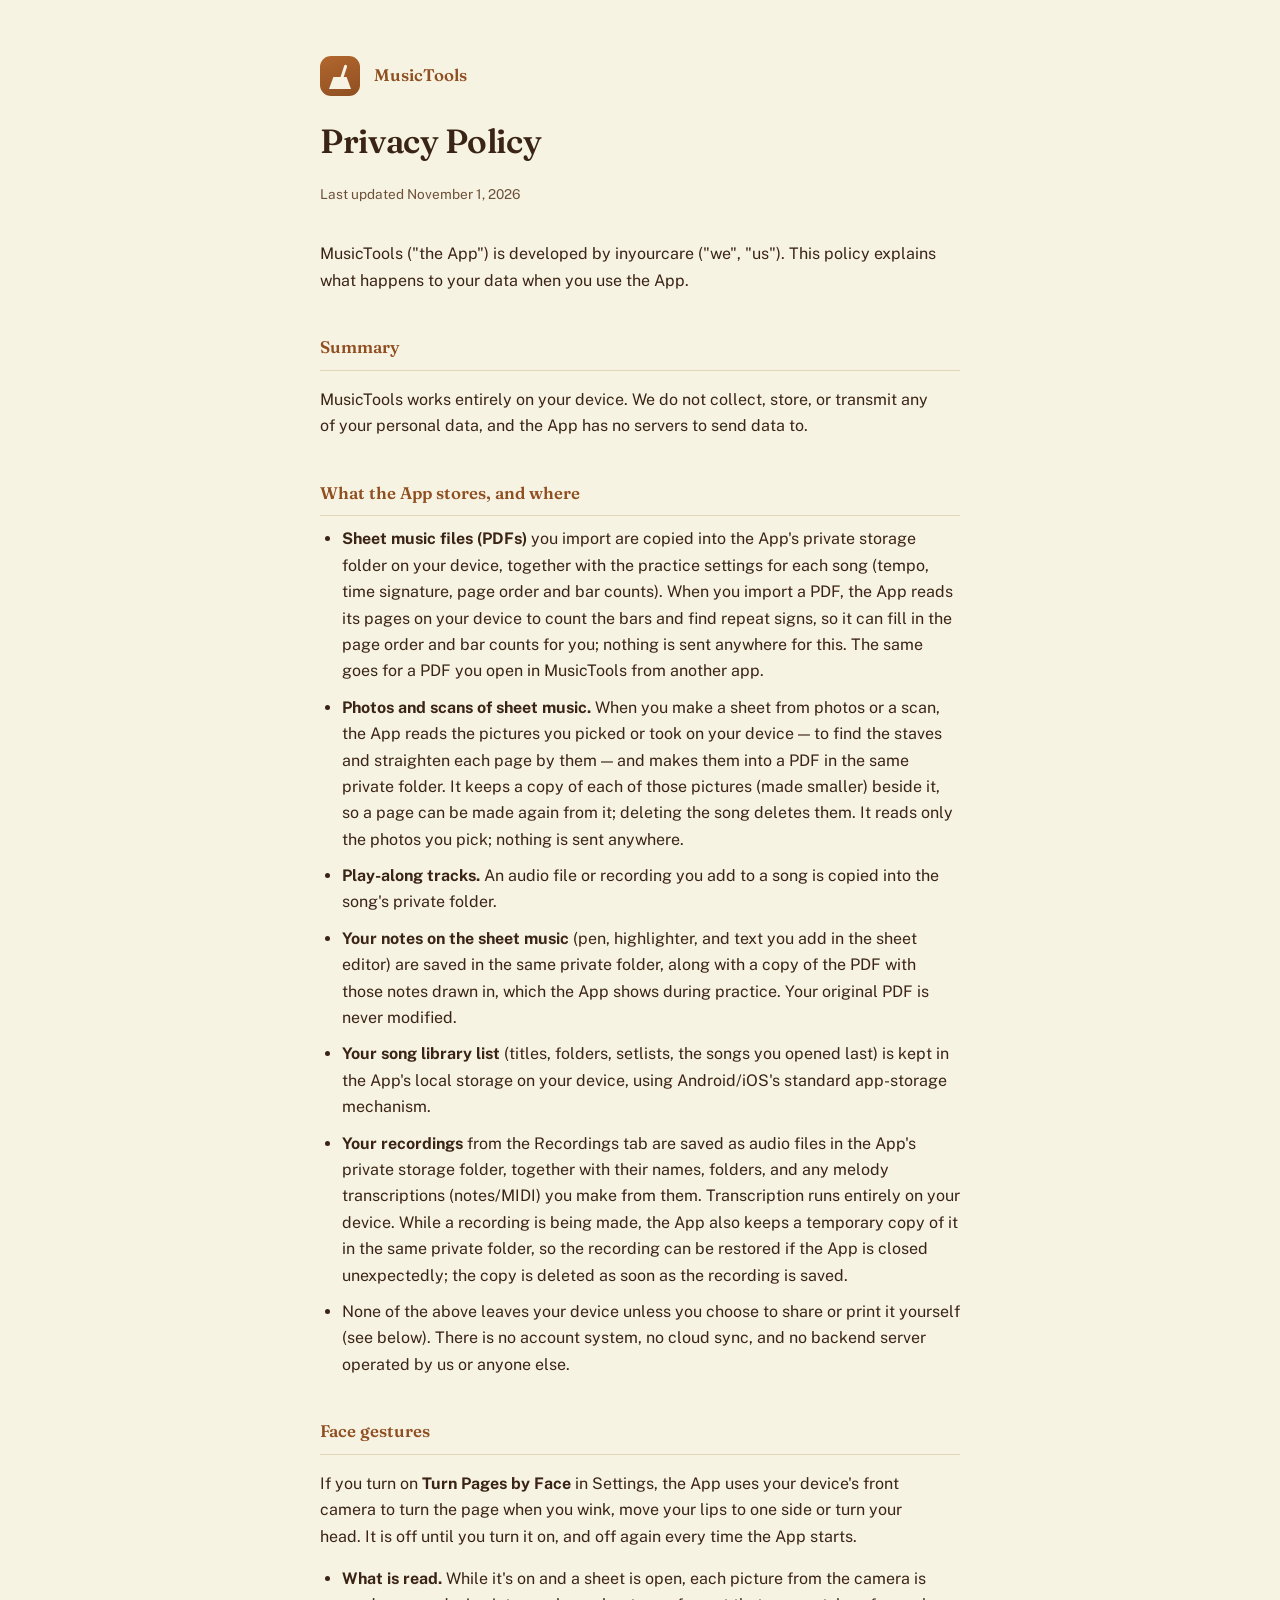
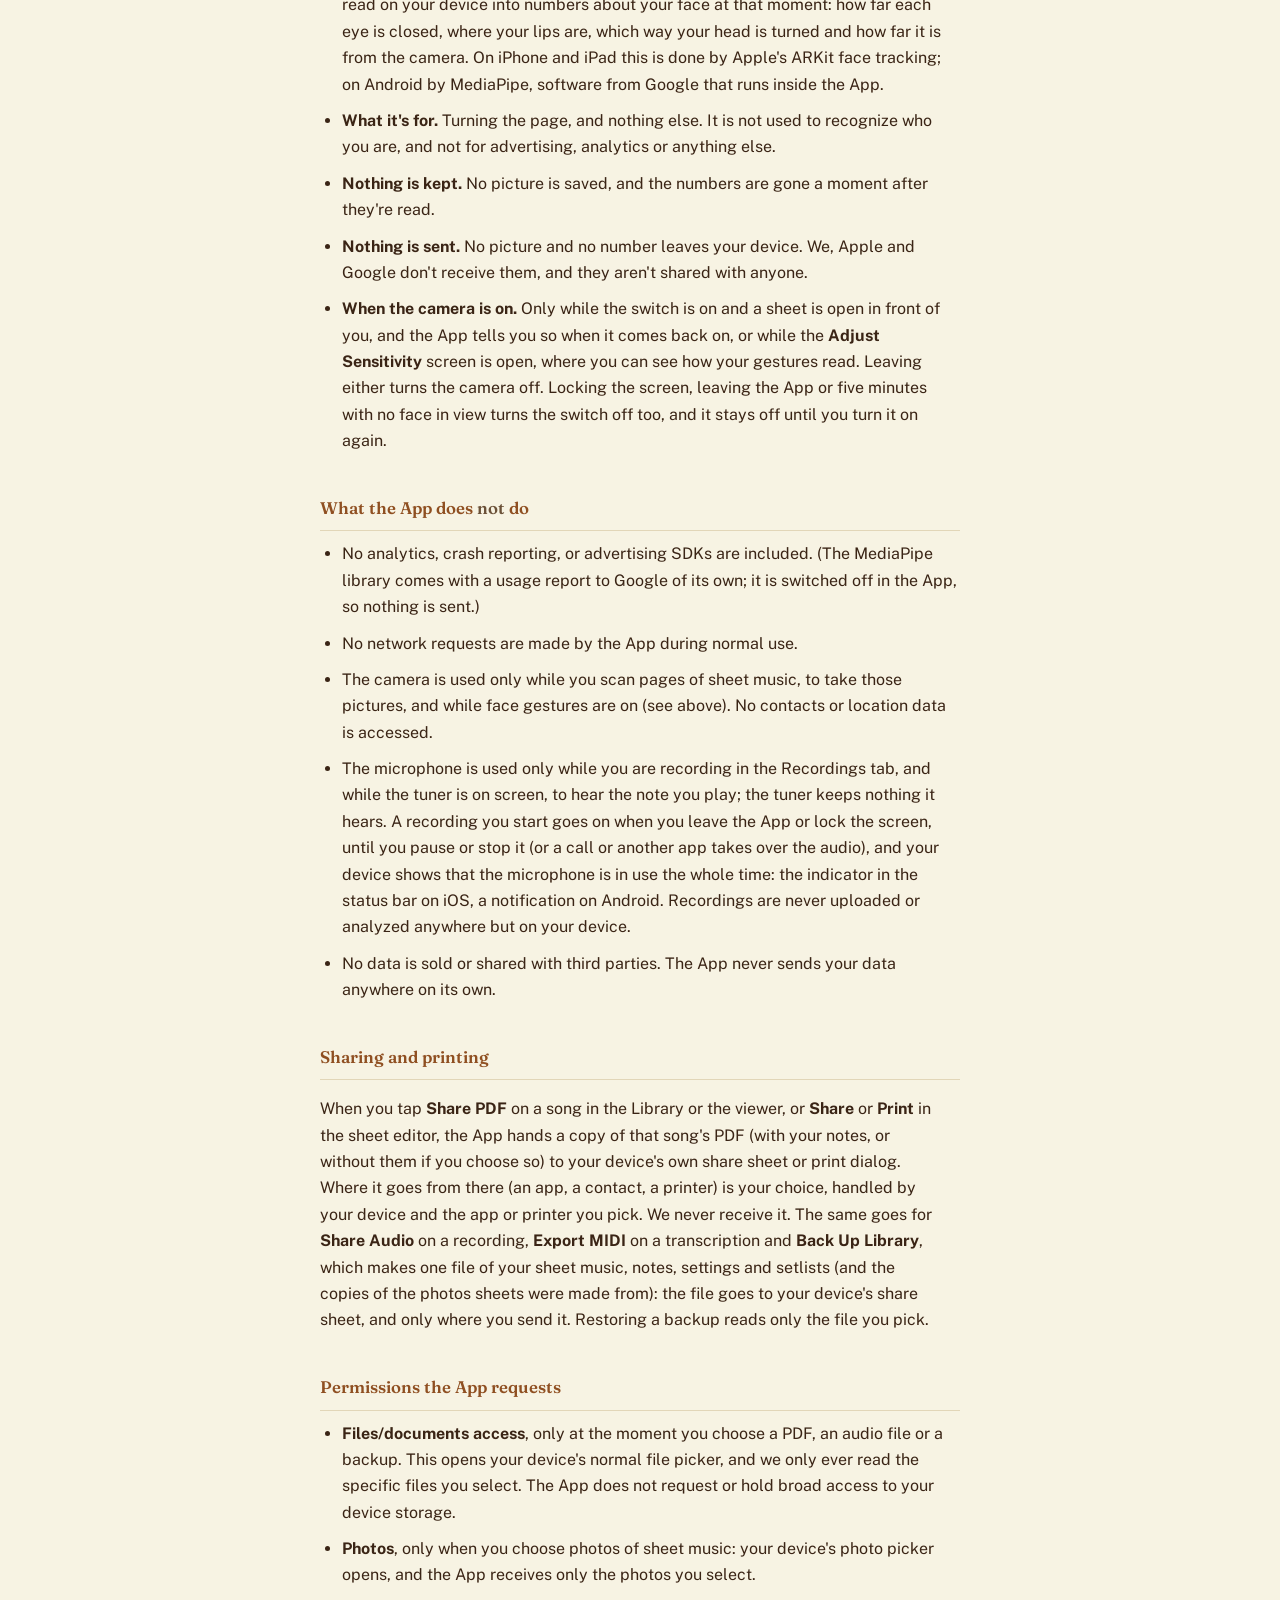
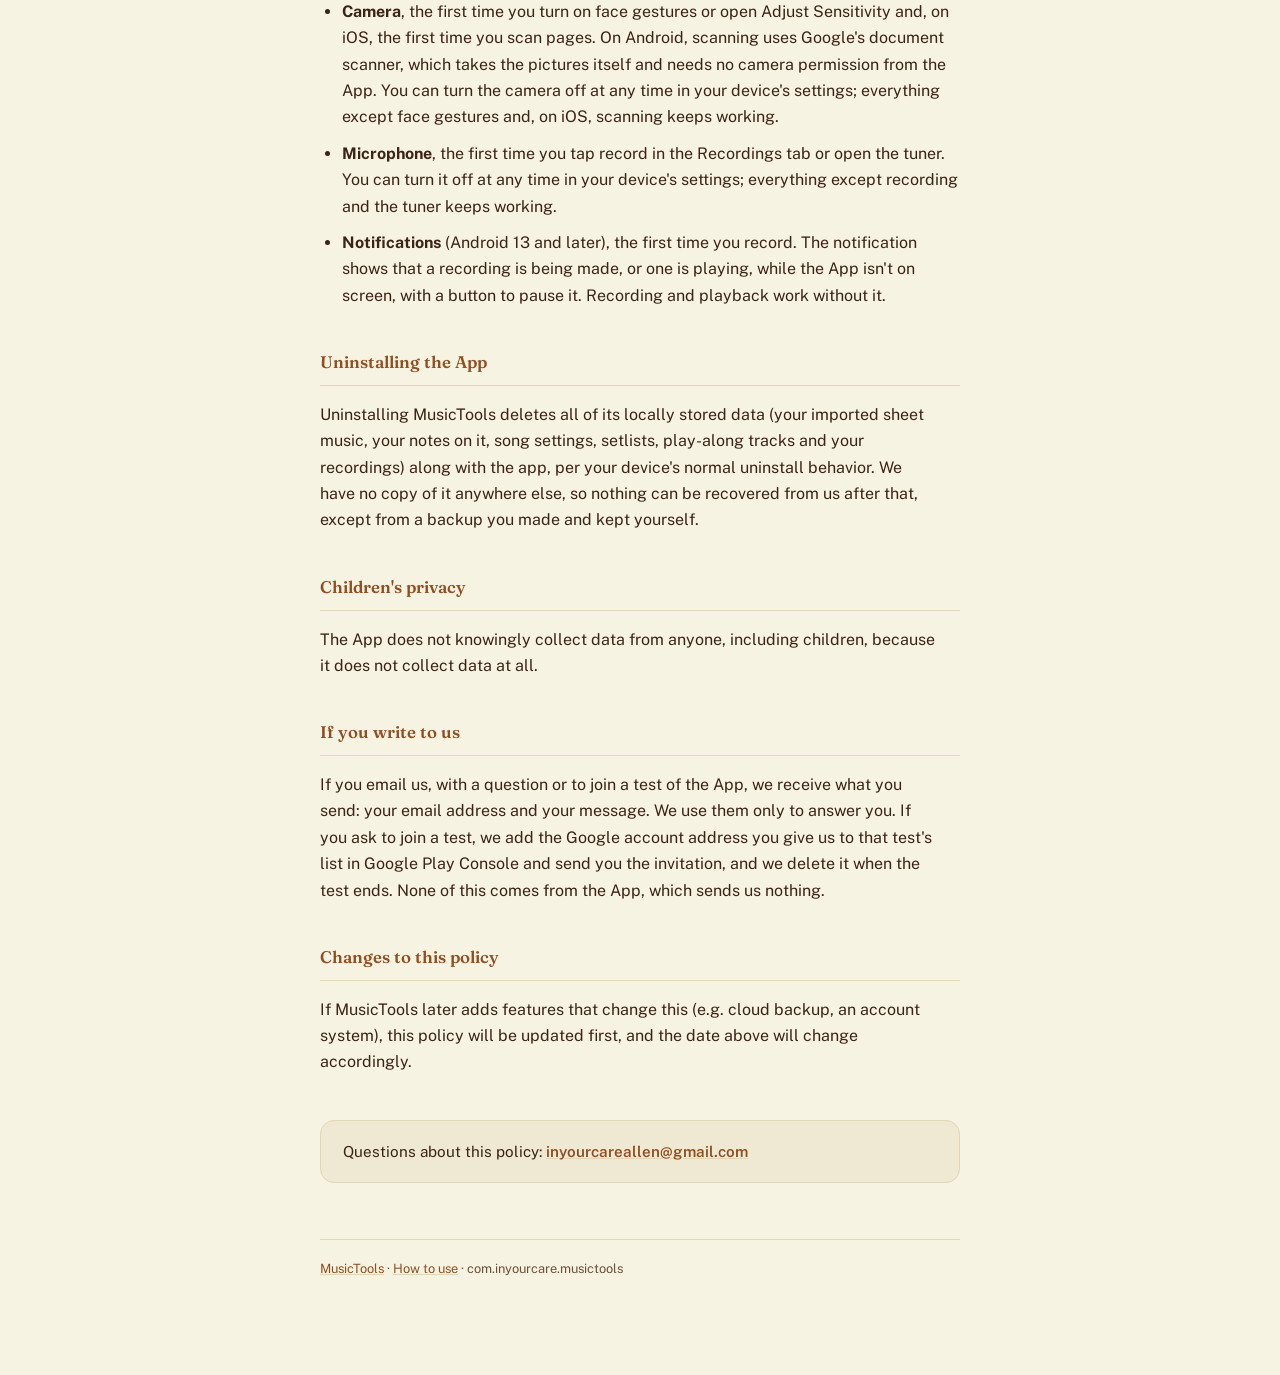
<file: musictools/privacy/index.html>
<!doctype html>
<html lang="en">
<head>
<meta charset="utf-8">
<meta name="viewport" content="width=device-width, initial-scale=1">
<title>MusicTools Privacy Policy</title>
<meta name="description" content="What happens to your data in MusicTools: it works entirely on your device, and nothing is collected or sent.">
<link rel="canonical" href="https://inyourcare.github.io/musictools/privacy/">
<link rel="icon" href="../../assets/icon-64.png" type="image/png">
<link rel="apple-touch-icon" href="../../assets/apple-touch-icon.png">
<!-- The URL entered in Play Console and App Store Connect. Keep it in step with
     docs/release/privacy-policy.md, and publish the site after any change. -->
<style>
  :root {
    --bg: #f7f3e3;
    --text: #3a2415;
    --text-soft: #6b5138;
    --accent: #8f4f21;
    --accent-2: #b2672e;
    --panel: #efe8d2;
    --border: #e2d6b8;
  }
  @media (prefers-color-scheme: dark) {
    :root:not([data-theme="light"]) {
      --bg: #221709;
      --text: #f3ecdb;
      --text-soft: #cbb797;
      --accent: #e0975a;
      --accent-2: #c97d3f;
      --panel: #2e2013;
      --border: #3e2c17;
      color-scheme: dark;
    }
  }
  :root[data-theme="dark"] {
    --bg: #221709;
    --text: #f3ecdb;
    --text-soft: #cbb797;
    --accent: #e0975a;
    --accent-2: #c97d3f;
    --panel: #2e2013;
    --border: #3e2c17;
    color-scheme: dark;
  }

  body {
    margin: 0;
    background: var(--bg);
    color: var(--text);
    font-family: "Public Sans", -apple-system, "Malgun Gothic", sans-serif;
    line-height: 1.65;
    font-size: 16px;
  }

  main {
    max-width: 640px;
    margin: 0 auto;
    padding: 56px 24px 96px;
  }

  header {
    display: flex;
    align-items: center;
    gap: 14px;
    margin-bottom: 8px;
  }

  .mark {
    width: 40px;
    height: 40px;
    border-radius: 11px;
    background: linear-gradient(160deg, var(--accent-2), var(--accent));
    flex: none;
    position: relative;
  }
  .mark::before,
  .mark::after {
    content: "";
    position: absolute;
    background: var(--bg);
  }
  .mark::before {
    width: 3px;
    height: 18px;
    top: 8px;
    left: 18.5px;
    border-radius: 2px;
    transform: rotate(18deg);
    transform-origin: bottom center;
  }
  .mark::after {
    width: 22px;
    height: 12px;
    bottom: 7px;
    left: 9px;
    border-radius: 2px 2px 0 0;
    clip-path: polygon(20% 0, 80% 0, 100% 100%, 0% 100%);
  }

  .app-name {
    font-family: "Fraunces", Georgia, serif;
    font-weight: 600;
    font-size: 1.05rem;
    color: var(--accent);
  }

  h1 {
    font-family: "Fraunces", Georgia, serif;
    font-weight: 600;
    font-size: 2.1rem;
    text-wrap: balance;
    margin: 18px 0 4px;
    letter-spacing: -0.01em;
  }

  .updated {
    color: var(--text-soft);
    font-size: 0.85rem;
    margin-bottom: 36px;
  }

  h2 {
    font-family: "Fraunces", Georgia, serif;
    font-weight: 600;
    font-size: 1.05rem;
    color: var(--accent);
    margin-top: 40px;
    margin-bottom: 10px;
    padding-bottom: 8px;
    border-bottom: 1px solid var(--border);
  }

  p, li {
    max-width: 62ch;
  }

  ul {
    padding-left: 22px;
    margin: 10px 0;
  }
  li {
    margin-bottom: 10px;
  }

  em { color: var(--text-soft); font-style: normal; }
  strong { color: var(--text); }

  a {
    color: var(--accent);
    text-decoration-color: var(--border);
  }
  a:hover { text-decoration-color: var(--accent); }

  .contact {
    margin-top: 44px;
    padding: 18px 22px;
    background: var(--panel);
    border: 1px solid var(--border);
    border-radius: 14px;
    font-size: 0.95rem;
  }
  .contact a { font-weight: 600; }

  footer {
    margin-top: 56px;
    padding-top: 18px;
    border-top: 1px solid var(--border);
    color: var(--text-soft);
    font-size: 0.8rem;
  }
</style>
<link rel="stylesheet" href="https://fonts.googleapis.com/css2?family=Fraunces:wght@600;700&family=Public+Sans:wght@400;500;600&display=swap">
</head>
<body>
<main>
  <header>
    <div class="mark" aria-hidden="true"></div>
    <span class="app-name">MusicTools</span>
  </header>

  <h1>Privacy Policy</h1>
  <p class="updated">Last updated November 1, 2026</p>

  <p>MusicTools ("the App") is developed by inyourcare ("we", "us"). This policy explains what
  happens to your data when you use the App.</p>

  <h2>Summary</h2>
  <p>MusicTools works entirely on your device. We do not collect, store, or transmit any of
  your personal data, and the App has no servers to send data to.</p>

  <h2>What the App stores, and where</h2>
  <ul>
    <li><strong>Sheet music files (PDFs)</strong> you import are copied into the App's private
      storage folder on your device, together with the practice settings for each song (tempo,
      time signature, page order and bar counts). When you import a PDF, the App reads its
      pages on your device to count the bars and find repeat signs, so it can fill in the page
      order and bar counts for you; nothing is sent anywhere for this. The same goes for a PDF
      you open in MusicTools from another app.</li>
    <li><strong>Photos and scans of sheet music.</strong> When you make a sheet from photos or a
      scan, the App reads the pictures you picked or took on your device — to find the staves and
      straighten each page by them — and makes them into a PDF in the same private folder. It
      keeps a copy of each of those pictures (made smaller) beside it, so a page can be made again
      from it; deleting the song deletes them. It reads only the photos you pick; nothing is sent
      anywhere.</li>
    <li><strong>Play-along tracks.</strong> An audio file or recording you add to a song is
      copied into the song's private folder.</li>
    <li><strong>Your notes on the sheet music</strong> (pen, highlighter, and text you add in
      the sheet editor) are saved in the same private folder, along with a copy of the PDF with
      those notes drawn in, which the App shows during practice. Your original PDF is never
      modified.</li>
    <li><strong>Your song library list</strong> (titles, folders, setlists, the songs you opened
      last) is kept in the App's local storage on your device, using Android/iOS's standard
      app-storage mechanism.</li>
    <li><strong>Your recordings</strong> from the Recordings tab are saved as audio files in the
      App's private storage folder, together with their names, folders, and any melody
      transcriptions (notes/MIDI) you make from them. Transcription runs entirely on your
      device. While a recording is being made, the App also keeps a temporary copy of it in the
      same private folder, so the recording can be restored if the App is closed unexpectedly;
      the copy is deleted as soon as the recording is saved.</li>
    <li>None of the above leaves your device unless you choose to share or print it yourself
      (see below). There is no account system, no cloud sync, and no backend server operated by
      us or anyone else.</li>
  </ul>

  <h2>Face gestures</h2>
  <p>If you turn on <strong>Turn Pages by Face</strong> in Settings, the App uses your device's
  front camera to turn the page when you wink, move your lips to one side or turn your head. It
  is off until you turn it on, and off again every time the App starts.</p>
  <ul>
    <li><strong>What is read.</strong> While it's on and a sheet is open, each picture from the
      camera is read on your device into numbers about your face at that moment: how far each eye
      is closed, where your lips are, which way your head is turned and how far it is from the
      camera. On iPhone and iPad this is done by Apple's ARKit face tracking; on Android by
      MediaPipe, software from Google that runs inside the App.</li>
    <li><strong>What it's for.</strong> Turning the page, and nothing else. It is not used to
      recognize who you are, and not for advertising, analytics or anything else.</li>
    <li><strong>Nothing is kept.</strong> No picture is saved, and the numbers are gone a moment
      after they're read.</li>
    <li><strong>Nothing is sent.</strong> No picture and no number leaves your device. We, Apple
      and Google don't receive them, and they aren't shared with anyone.</li>
    <li><strong>When the camera is on.</strong> Only while the switch is on and a sheet is open in
      front of you, and the App tells you so when it comes back on, or while the
      <strong>Adjust Sensitivity</strong> screen is open, where you can see how your gestures read.
      Leaving either turns the camera off. Locking the screen, leaving the App or five minutes with
      no face in view turns the switch off too, and it stays off until you turn it on again.</li>
  </ul>

  <h2>What the App does <em>not</em> do</h2>
  <ul>
    <li>No analytics, crash reporting, or advertising SDKs are included. (The MediaPipe library
      comes with a usage report to Google of its own; it is switched off in the App, so nothing is
      sent.)</li>
    <li>No network requests are made by the App during normal use.</li>
    <li>The camera is used only while you scan pages of sheet music, to take those pictures, and
      while face gestures are on (see above). No contacts or location data is accessed.</li>
    <li>The microphone is used only while you are recording in the Recordings tab, and while the
      tuner is on screen, to hear the note you play; the tuner keeps nothing it hears. A recording
      you start goes on when you leave the App or lock the screen, until you pause or stop it
      (or a call or another app takes over the audio), and your device shows that the
      microphone is in use the whole time: the indicator in the status bar on iOS, a
      notification on Android. Recordings are never uploaded or analyzed anywhere but on your
      device.</li>
    <li>No data is sold or shared with third parties. The App never sends your data anywhere on
      its own.</li>
  </ul>

  <h2>Sharing and printing</h2>
  <p>When you tap <strong>Share PDF</strong> on a song in the Library or the viewer, or
  <strong>Share</strong> or <strong>Print</strong> in the sheet editor, the App hands a copy of
  that song's PDF (with your notes, or without them if you choose so) to your device's own share
  sheet or print dialog. Where it goes from there (an app, a contact, a printer) is your choice, handled by
  your device and the app or printer you pick. We never receive it. The same goes for
  <strong>Share Audio</strong> on a recording, <strong>Export MIDI</strong> on a transcription
  and <strong>Back Up Library</strong>, which makes one file of your sheet music, notes,
  settings and setlists (and the copies of the photos sheets were made from): the file goes to
  your device's share sheet, and only where you send it.
  Restoring a backup reads only the file you pick.</p>

  <h2>Permissions the App requests</h2>
  <ul>
    <li><strong>Files/documents access</strong>, only at the moment you choose a PDF, an audio
      file or a backup. This opens your device's normal file picker, and we only ever read the
      specific files you select. The App does not request or hold broad access to your device
      storage.</li>
    <li><strong>Photos</strong>, only when you choose photos of sheet music: your device's photo
      picker opens, and the App receives only the photos you select.</li>
    <li><strong>Camera</strong>, the first time you turn on face gestures or open Adjust
      Sensitivity and, on iOS, the first time you scan pages. On Android, scanning uses Google's document scanner, which takes the
      pictures itself and needs no camera permission from the App. You can turn the camera off at
      any time in your device's settings; everything except face gestures and, on iOS, scanning
      keeps working.</li>
    <li><strong>Microphone</strong>, the first time you tap record in the Recordings tab or open
      the tuner. You can turn it off at any time in your device's settings; everything except
      recording and the tuner keeps working.</li>
    <li><strong>Notifications</strong> (Android 13 and later), the first time you record. The
      notification shows that a recording is being made, or one is playing, while the App isn't
      on screen, with a button to pause it. Recording and playback work without it.</li>
  </ul>

  <h2>Uninstalling the App</h2>
  <p>Uninstalling MusicTools deletes all of its locally stored data (your imported sheet music,
  your notes on it, song settings, setlists, play-along tracks and your recordings) along with
  the app, per your device's normal uninstall behavior. We have no copy of it anywhere else, so
  nothing can be recovered from us after that, except from a backup you made and kept
  yourself.</p>

  <h2>Children's privacy</h2>
  <p>The App does not knowingly collect data from anyone, including children, because it does
  not collect data at all.</p>

  <h2>If you write to us</h2>
  <p>If you email us, with a question or to join a test of the App, we receive what you send: your
  email address and your message. We use them only to answer you. If you ask to join a test, we
  add the Google account address you give us to that test's list in Google Play Console and send
  you the invitation, and we delete it when the test ends. None of this comes from the App, which
  sends us nothing.</p>

  <h2>Changes to this policy</h2>
  <p>If MusicTools later adds features that change this (e.g. cloud backup, an account system),
  this policy will be updated first, and the date above will change accordingly.</p>

  <div class="contact">
    Questions about this policy: <a href="mailto:inyourcareallen@gmail.com">inyourcareallen@gmail.com</a>
  </div>

  <footer><a href="../">MusicTools</a> · <a href="../guide/">How to use</a> · com.inyourcare.musictools</footer>
</main>
</body>
</html>
</file>
